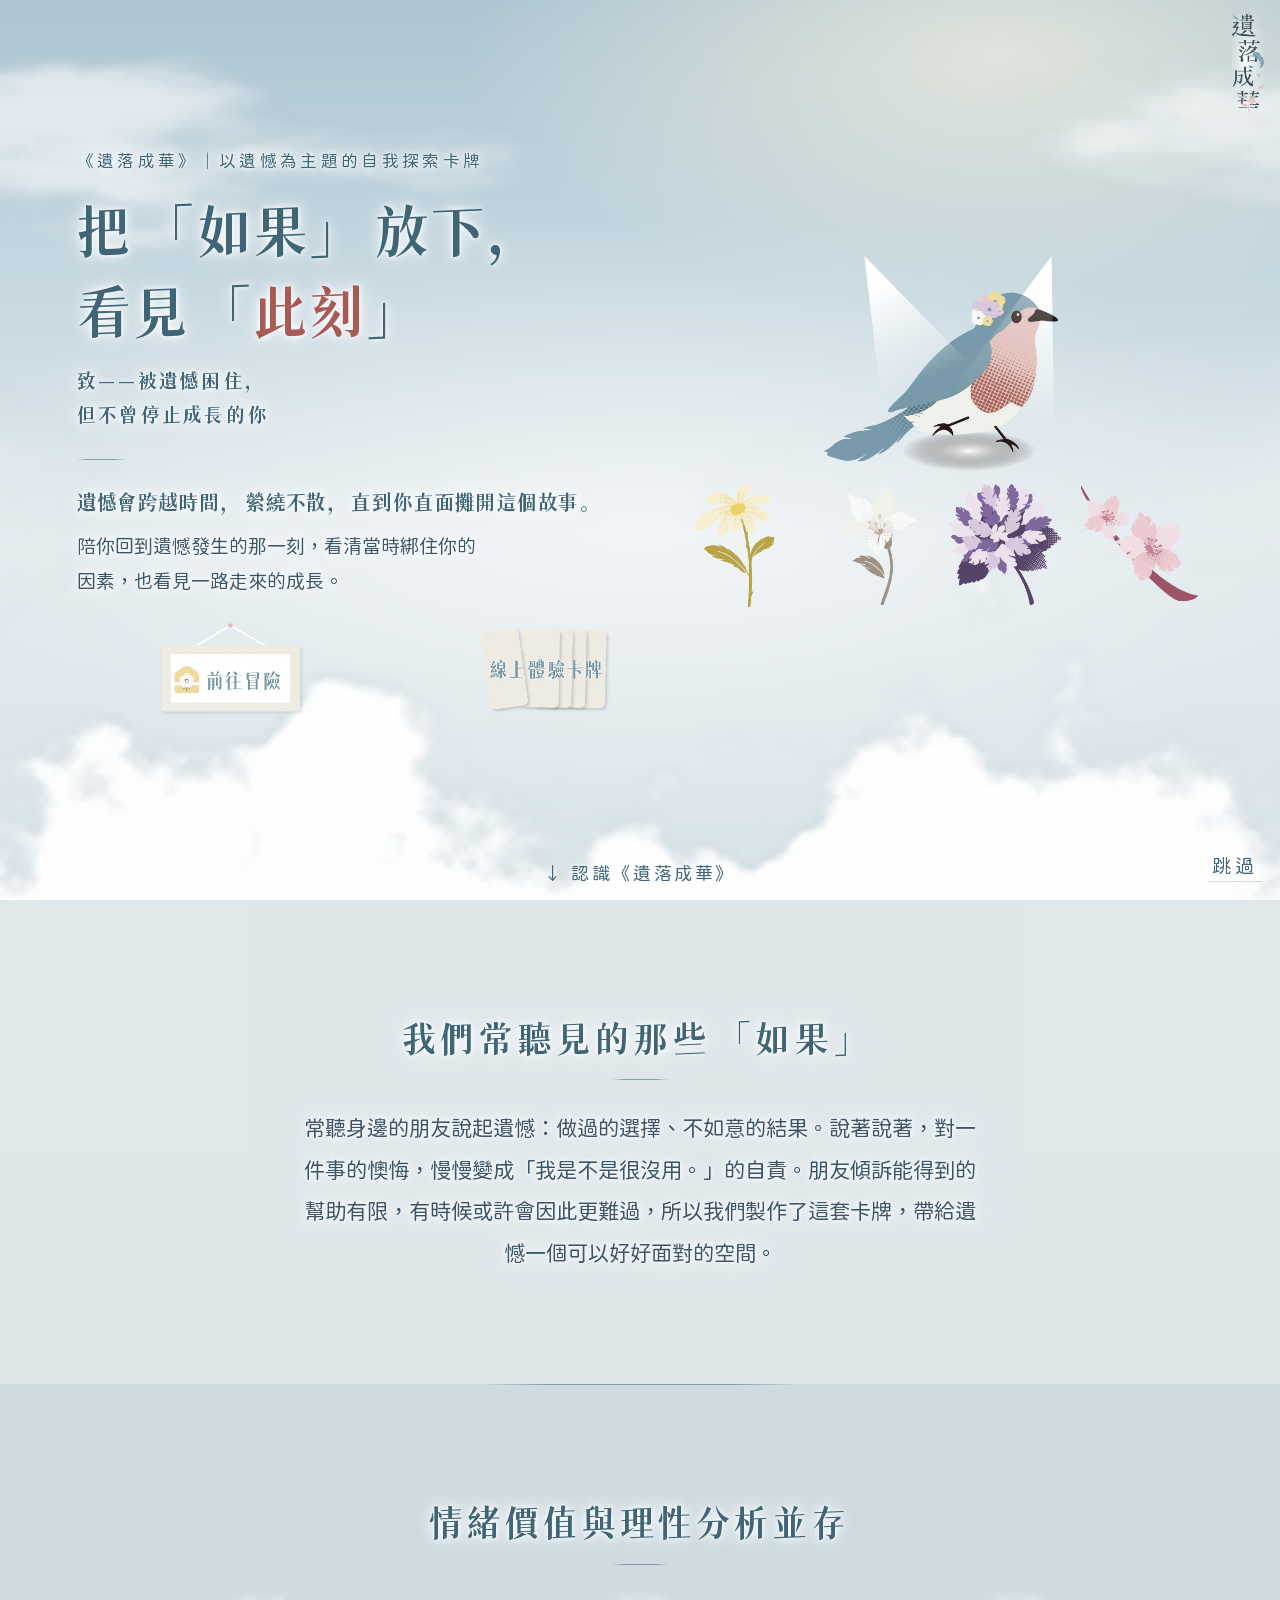
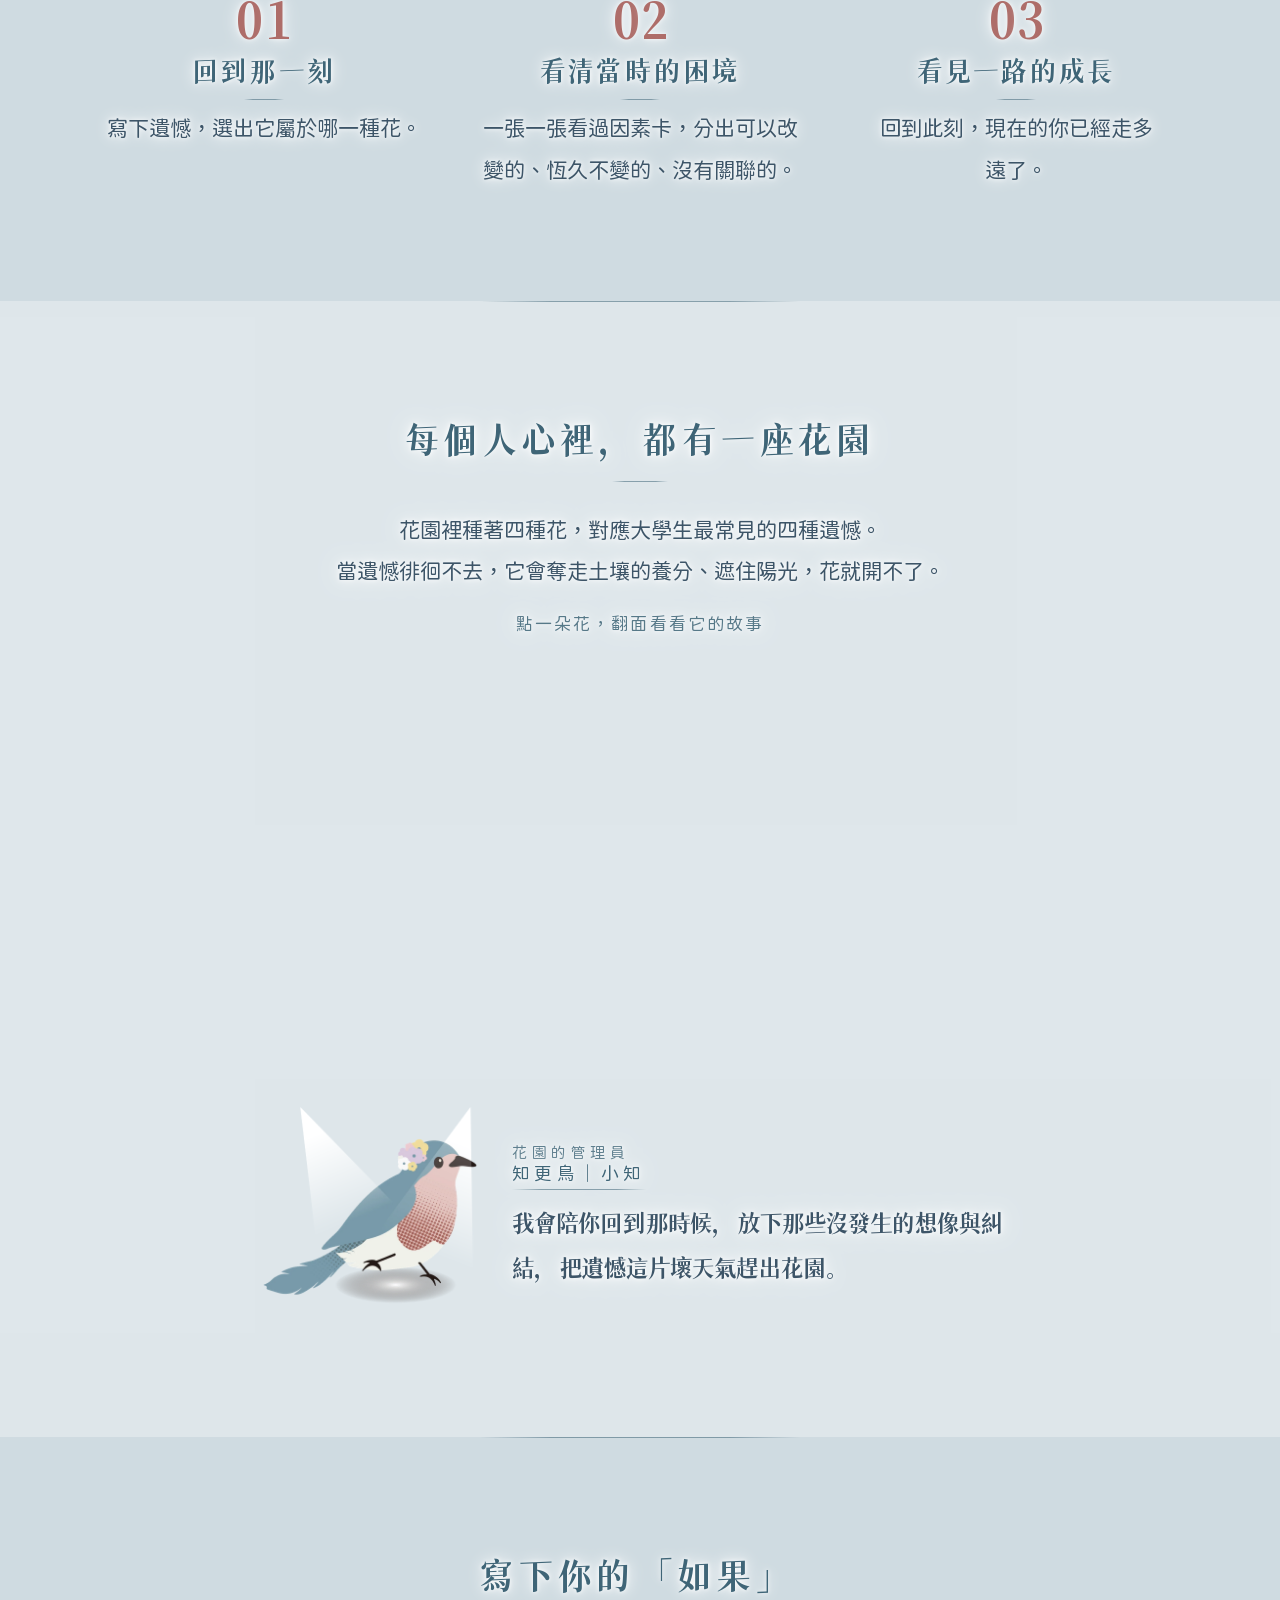
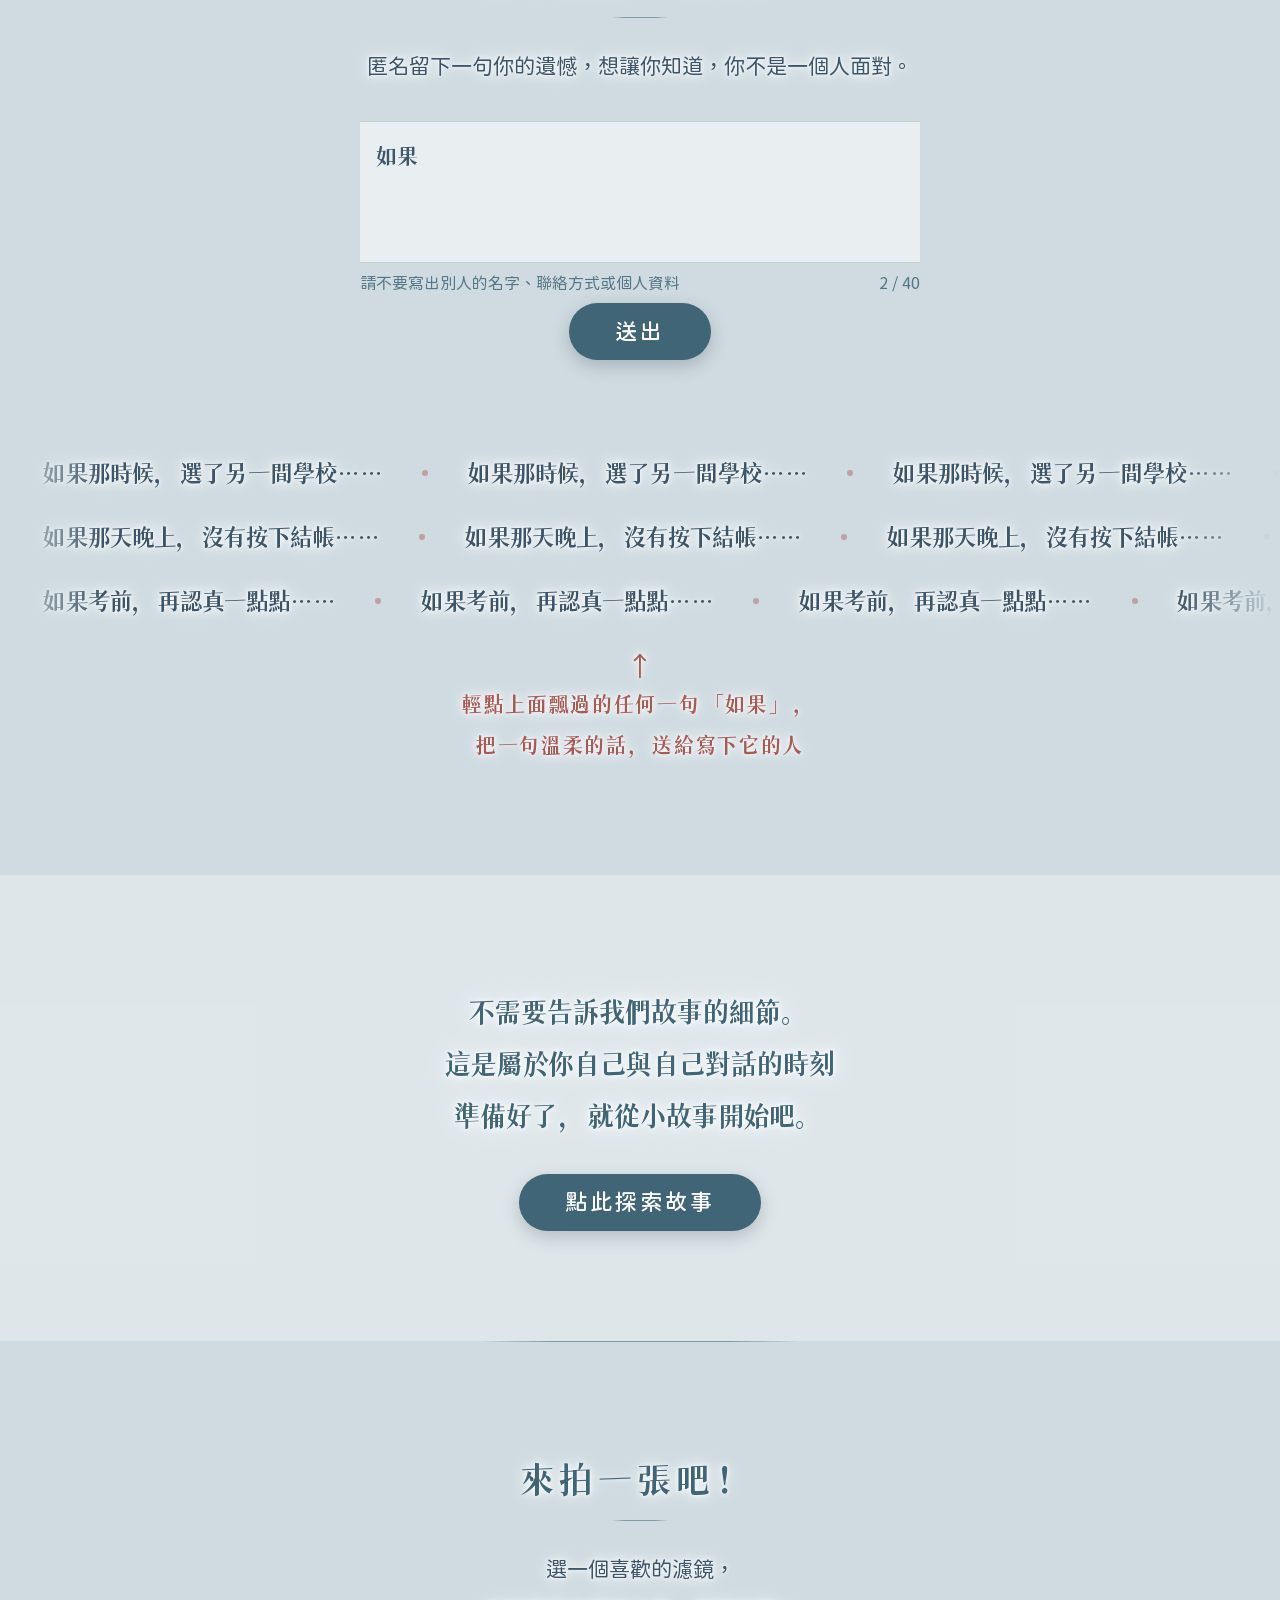
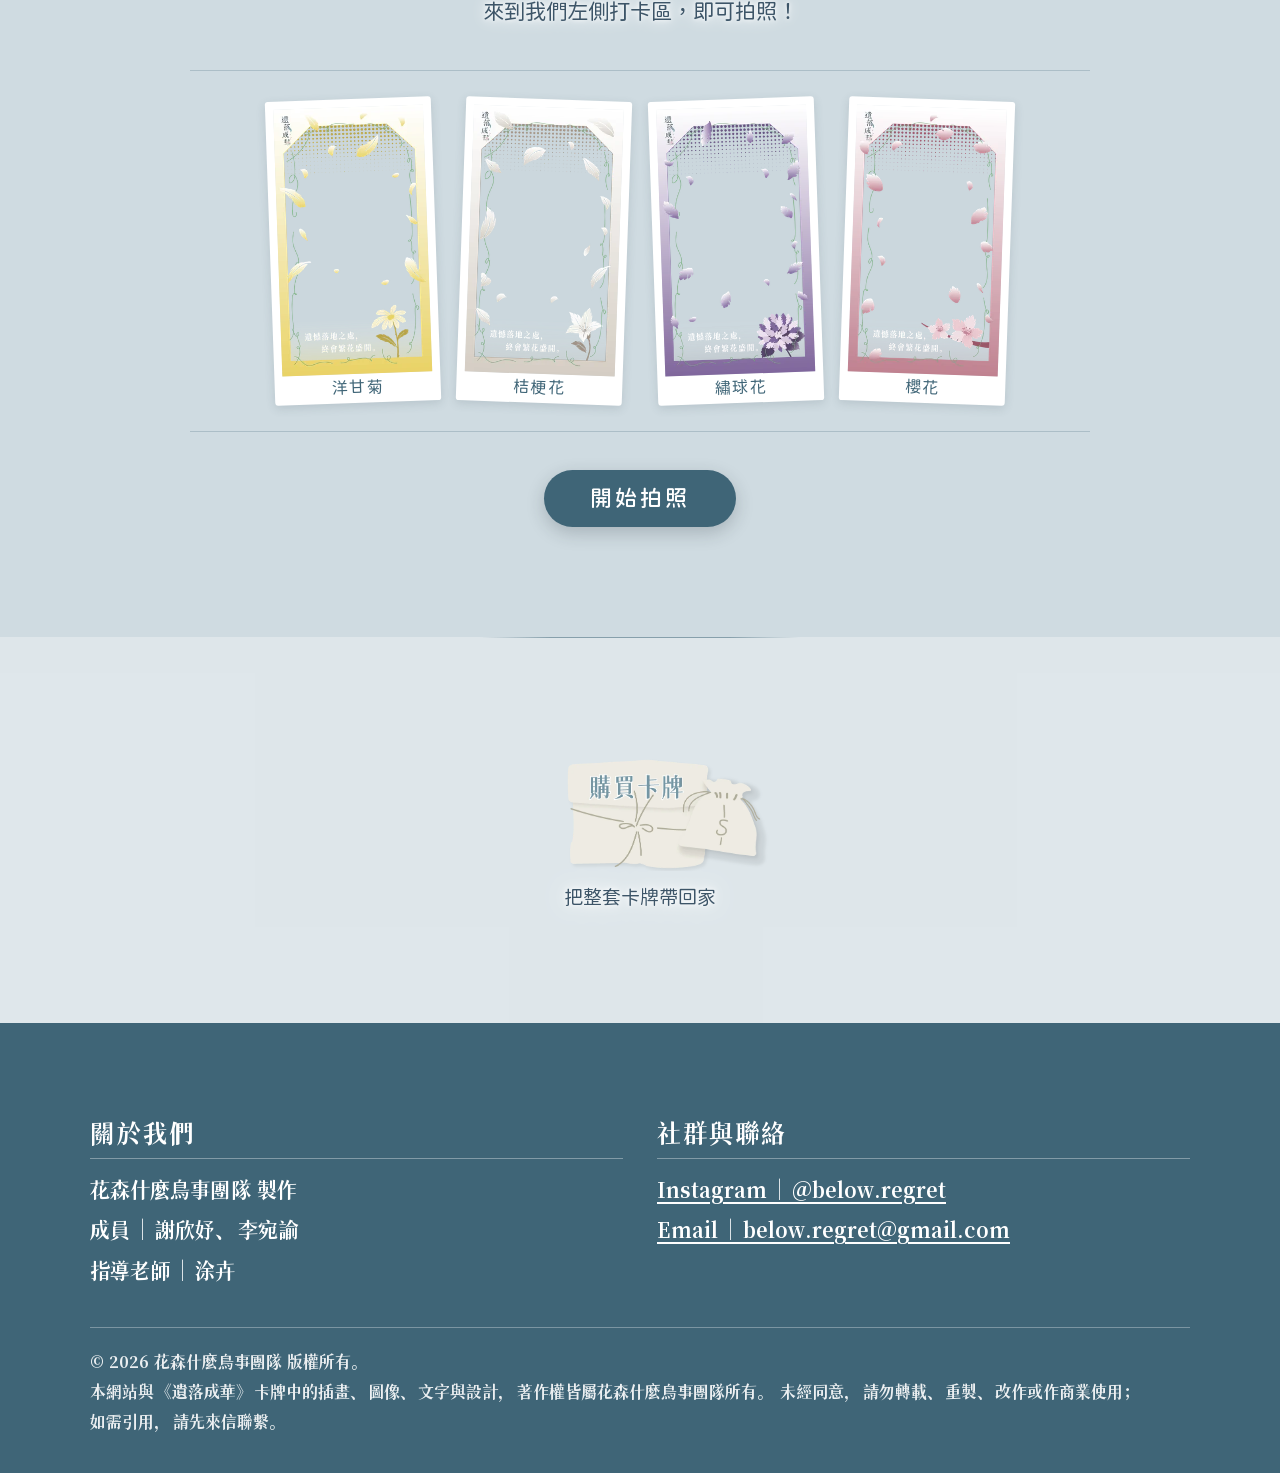
<file: index.html>
<!DOCTYPE html>
<html lang="zh-TW">
<head>
<meta charset="UTF-8">
<meta name="viewport" content="width=device-width, initial-scale=1, viewport-fit=cover">
<meta name="theme-color" content="#cfdbe1">
<title>遺落成華｜把「如果」，慢慢變成「原來」</title>
<meta name="description" content="《遺落成華》：以遺憾為主題的自我探索卡牌。陪你回到遺憾發生的那一刻，看清當時綁住你的因素，也看見一路走來的成長。">

<!--
  ═══════════════ 首頁 index.html（依「遺落成華_首頁改版規劃書」）═══════════════
  由上到下：開場動畫＋頁首（兩個圖片按鈕）→ 為什麼是遺憾 → 卡牌怎麼陪你 → 心靈花園 → 留言板 → 結尾邀請 → 打卡拍照 → 購買卡牌 → 關於我們
  左上「選單」：進入故事、線上體驗卡牌、留言板、打卡拍照、購買卡牌、聯絡資訊
  留言板：存在 Google 試算表「留言板」工作表（後台程式見「回饋後台_GoogleAppsScript.txt」），送出後馬上顯示；
         不想顯示的留言，把試算表裡那一列的「顯示」改成「否」

  用到的檔案
  site-bg.css                         全站共用背景（霧藍底＋上下波點）
  fonts/GenSenRounded-R/M.woff2       源泉圓體（內文、按鈕）
  fonts/FengYaSong.woff2              風雅宋（標題、「如果」句）
  images/logo-mark.png                左上角小 logo
  images/bud1~4-down.webp             垂頭花苞（開場）
  images/flower1~4.webp               開花（開場、心靈花園）
  images/keeper1.webp                 小知
  images/feather.webp                 霧散時飄過的羽毛
  images/btn-story/cards/shop.webp     頁首兩個按鈕、購買卡牌按鈕
  images/frames/thumb1~4.webp         打卡相框小圖

  開場動畫：每個分頁只播一次（sessionStorage），點畫面或「跳過」立刻到最後畫面；
           系統設定「減少動態」的人直接看到最後畫面。
-->

<script>
/* ═══════════════════════════════════════════════
   ✏️ 首頁所有文字都在這裡，只要改引號裡的字就好
   （<br> 是換行；「」等標點照常打）
   ═══════════════════════════════════════════════ */
const TEXT = {
  // 開場的「如果」：每次從這三句＋留言板的留言裡隨機挑 3 句
  ifs: [
    '如果那時候，選了另一間學校……',
    '如果那天晚上，沒有按下結帳……',
    '如果考前，再認真一點點……'
  ],
  // 標題（分兩行）：第二行的兩個字會先出現「如果」，再變成紅色的「此刻」
  titleA: '把「如果」放下，',
  titleMid: '看見「',
  titleFrom: '如果',
  titleTo: '此刻',
  titleB: '」',
  sub: '《遺落成華》｜以遺憾為主題的自我探索卡牌',
  // 卡牌副標題（獻詞），放在頁首副標下面；<br> 是換行
  dedi: '致——被遺憾困住，<br>但不曾停止成長的你',
  lead: '遺憾會跨越時間，縈繞不散，直到你直面攤開這個故事。',
  def: '陪你回到遺憾發生的那一刻，看清當時綁住你的因素，也看見一路走來的成長。',
  // 頁首的兩個圖片按鈕（label 是給讀螢幕軟體的名稱，畫面上不顯示）
  heroBtns: [
    { href: 'story.html', img: 'images/btn-story.webp', label: '進入故事' },
    { href: 'cards.html', img: 'images/btn-cards.webp', label: '線上體驗卡牌' }
  ],
  down: '↓ 認識《遺落成華》',
  skip: '跳過',

  // 左上「選單」
  menu: [
    { href: 'story.html', t: '進入故事' },
    { href: 'cards.html', t: '線上體驗卡牌' },
    { href: '#board',     t: '留言板' },
    { href: '#photo',     t: '打卡拍照' },
    { href: 'shop.html',  t: '購買卡牌' },
    { href: '#about',     t: '聯絡資訊' }
  ],
  // 選單分組：t 是小標，n 是這一組包含上面幾個項目（照順序）
  menuGroups: [ { t: '開始體驗', n: 2 }, { t: '更多', n: 4 } ],

  // 購買卡牌（頁尾資訊欄前面）
  shop: { href: 'shop.html', img: 'images/btn-shop.webp', name: '購買卡牌', note: '把整套卡牌帶回家' },

  // 為什麼是遺憾
  whyTitle: '我們常聽見的那些「如果」',
  why: '常聽身邊的朋友說起遺憾：做過的選擇、不如意的結果。說著說著，對一件事的懊悔，慢慢變成「我是不是很沒用。」的自責。朋友傾訴能得到的幫助有限，有時候或許會因此更難過，所以我們製作了這套卡牌，帶給遺憾一個可以好好面對的空間。',

  // 卡牌怎麼陪你
  howTitle: '情緒價值與理性分析並存',
  steps: [
    { t: '回到那一刻',     d: '寫下遺憾，選出它屬於哪一種花。' },
    { t: '看清當時的困境', d: '一張一張看過因素卡，分出可以改變的、恆久不變的、沒有關聯的。' },
    { t: '看見一路的成長', d: '回到此刻，現在的你已經走多遠了。' }
  ],

  // 心靈花園（調查人數確定後，可以把「大學生最常見的四種遺憾」改成「我們調查 N 位大學生後整理出的四種遺憾」）
  gardenTitle: '每個人心裡，都有一座花園',
  garden: '花園裡種著四種花，對應大學生最常見的四種遺憾。<br>當遺憾徘徊不去，它會奪走土壤的養分、遮住陽光，花就開不了。',
  flipHint: '點一朵花，翻面看看它的故事',
  flowers: [
    { img: 'images/flower1.webp', name: '洋甘菊', theme: '友情',     one: '和朋友之間的交集',
      text: '有些遺憾，是不知如何好好說話的爭執，或用錯了力道的討好；我們在倔強與沉默裡漸行漸遠，把想珍惜的夥伴，過成了再也回不去的曾經。' },
    { img: 'images/flower2.webp', name: '桔梗花', theme: '愛情',     one: '對一個人的真心',
      text: '有些遺憾，是錯把執念當成深愛，或太用力把愛變成了束縛；在不懂愛的歲月裡互相消磨，等到終於學會廣闊的溫柔，那個最想牽的手，早已走散在時光裡。' },
    { img: 'images/flower3.webp', name: '繡球花', theme: '未來規劃', one: '那時對未來工作和課業的規劃',
      text: '有些遺憾，是因害怕犯錯而不敢啟程，或是順應了所有人的期待卻唯獨忘記了自己；在不斷的妥協與猶豫裡，發現最痛的，是悄悄的弄丟了心中念想的遠方。' },
    { img: 'images/flower4.webp', name: '櫻花',   theme: '財務管理', one: '對金錢的取捨',
      text: '有些遺憾，是想過得更好卻踩進了盲目的泥淖，或是衝動購物來粉飾焦慮；我們用錯了經營生活的方式，直到自由被現實套牢，才懂得代價有多沉重。' }
  ],
  keeperTag: '知更鳥｜小知',
  keeperRole: '花園的管理員',                        // 寫在「知更鳥｜小知」上面的小字
  keeper: '我會陪你回到那時候，放下那些沒發生的想像與糾結，把遺憾這片壞天氣趕出花園。',

  // 結尾邀請
  invite: '不需要告訴我們故事的細節。<br>這是屬於你自己與自己對話的時刻<br>準備好了，就從小故事開始吧。',
  inviteBtn: '點此探索故事',

  // 留言板（送出後馬上出現在下面的跑馬燈，也會隨機出現在首頁開場）
  boardTitle: '寫下你的「如果」',
  board: '匿名留下一句你的遺憾，想讓你知道，你不是一個人面對。',
  boardStart: '如果',                                   // 輸入框一開始的字
  boardPlace: '如果那時候……',
  boardNote: '請不要寫出別人的名字、聯絡方式或個人資料',
  boardBtn: '送出',
  boardOk: '收到了，謝謝你願意寫下來。',
  boardShort: '再多寫幾個字吧～',
  boardBad: '這句話好像有網址或電話號碼，請拿掉再送出。',
  boardWait: '剛剛已經送出囉，過一分鐘再寫下一句吧。',
  boardFail: '網路好像不太穩，請再試一次。',
  boardMax: 40,                                         // 最多幾個字
  // 回應別人的「如果」：點跑馬燈上的一句，跳出小卡，選一句溫柔的回應送給他（可以改字、增減句子）
  mqHint: '輕點上面飄過的任何一句「如果」，<br>把一句溫柔的話，送給寫下它的人',   // 跑馬燈下方的引導（<br> 是換行）
  replies: ['我也有過', '抱抱那時候的你', '你已經走很遠了'],
  replyHint: '點一句你想說的，把祝福送給他',
  replyDone: '送出了，謝謝你的溫柔',
  replyFail: '網路好像不太穩，請再試一次',

  // 打卡拍照（沿用原本的文字）
  photoTitle: '來拍一張吧！',
  photoText: '選一個喜歡的濾鏡，<br>來到我們左側打卡區，即可拍照！',
  photoBtn: '開始拍照',
  frames: ['洋甘菊', '桔梗花', '繡球花', '櫻花']
};
</script>

<style>
  html,*{touch-action:manipulation}   /* 快速連點不會放大；雙指縮放仍可使用 */


  :root{
    --main:#3f6577;      /* 深藍：標題、主要按鈕 */
    --text:#3d5568;      /* 藍：內文 */
    --accent:#a85a54;    /* 紅：只用在「原來」等重點字 */
    --line:rgba(63,101,119,.24);
    --glow:0 0 4px #fff,0 0 12px rgba(255,255,255,.95),0 0 22px rgba(255,255,255,.7);
    --hair:linear-gradient(90deg,transparent,rgba(63,101,119,.55) 22%,rgba(63,101,119,.55) 78%,transparent);
    --sans:"Rounded","PingFang TC","Noto Sans TC","Microsoft JhengHei",sans-serif;
    --serif:"FYSong","Noto Serif TC","PingFang TC","Microsoft JhengHei",serif;
  }
  *,*::before,*::after{box-sizing:border-box}
  html{max-width:100%;overflow-x:clip;scroll-behavior:smooth}
  body{margin:0;font-family:var(--sans);color:var(--text);background:#cfdbe1;-webkit-tap-highlight-color:transparent;overflow-x:hidden}
  img{max-width:100%}
  a{color:inherit}
  .missing{visibility:hidden}            /* 圖片讀不到時不顯示破圖 */

  /* ───────── 共用：主要按鈕（深藍膠囊）與次要連結 ───────── */
  .btn-main{display:inline-flex;align-items:baseline;justify-content:center;gap:.5em;padding:.78em 2.1em;border-radius:999px;
    background:var(--main);color:#fff;text-decoration:none;font-weight:500;letter-spacing:.14em;
    font-size:clamp(18px,.5vw + 16px,22px);box-shadow:0 6px 18px rgba(31,43,49,.22);transition:transform .18s,filter .18s}
  .btn-main small{font-weight:400;font-size:.74em;letter-spacing:.06em;opacity:.85}
  .btn-main:hover{filter:brightness(1.1);transform:translateY(-2px)}
  .btn-main:active{transform:scale(.98)}
  .btn-main:focus-visible,.entry a:focus-visible,.flip:focus-visible,.down:focus-visible{outline:3px solid var(--main);outline-offset:4px}

  /* 區塊：風雅宋標題＋細線分區（不用卡片框） */
  .sec{width:100%;padding:clamp(56px,9vw,110px) max(22px,6vw);text-align:center;position:relative}
  .sec + .sec::before{content:"";position:absolute;top:0;left:50%;width:min(320px,60%);height:1px;background:var(--hair)}
  .sec h2{margin:0 0 clamp(18px,2.4vw,28px);font-family:var(--serif);font-weight:400;color:var(--main);
    font-size:clamp(25px,1.3vw + 19px,38px);letter-spacing:.14em;line-height:1.5;text-shadow:var(--glow);text-wrap:balance}
  .sec h2::after{content:"";display:block;width:56px;height:1px;margin:16px auto 0;background:var(--hair)}
  .sec p{margin:0 auto;max-width:32em;font-size:clamp(18px,.45vw + 15.5px,22px);line-height:1.95;text-shadow:var(--glow);
    text-wrap:pretty;line-break:strict;overflow-wrap:anywhere}
  .band-soft{background:rgba(255,255,255,.32)}   /* 滿版淡色帶 */

  /* 滑入淡入（只改透明度與位移，版面不會跳） */
  .reveal{opacity:0;transform:translateY(18px);transition:opacity .9s ease,transform .9s ease,filter .9s ease}
  .reveal:not(.in){filter:blur(5px)}             /* 從朦朧慢慢變清楚 */
  .reveal.in{opacity:1;transform:none}
  /* 細線：滑到該區塊時，從中間往兩邊慢慢畫出來 */
  .sec + .sec::before{transform:translateX(-50%) scaleX(0);transition:transform 1.6s cubic-bezier(.2,.7,.2,1)}
  .sec + .sec.seen::before{transform:translateX(-50%) scaleX(1)}
  .sec h2::after,.steps h3::after,.keeper-say .tag::after{transform:scaleX(0);transition:transform 1.2s cubic-bezier(.2,.7,.2,1) .35s}
  .sec.seen h2::after,.sec.seen .steps h3::after,.sec.seen .keeper-say .tag::after{transform:scaleX(1)}
  .sec.seen .steps li:nth-child(2) h3::after{transition-delay:.55s} .sec.seen .steps li:nth-child(3) h3::after{transition-delay:.75s}
  .steps .reveal:nth-child(2),.entries .reveal:nth-child(2),.flips .reveal:nth-child(2){transition-delay:.12s}
  .steps .reveal:nth-child(3),.entries .reveal:nth-child(3),.flips .reveal:nth-child(3){transition-delay:.24s}
  .flips .reveal:nth-child(4){transition-delay:.36s}

  /* ═══════════════ 1–2. 開場動畫＋頁首 ═══════════════ */
  .hero{position:relative;min-height:100svh;display:flex;flex-direction:column;align-items:center;overflow:hidden;
    padding:max(18px,env(safe-area-inset-top)) max(20px,env(safe-area-inset-right)) max(12px,env(safe-area-inset-bottom)) max(20px,env(safe-area-inset-left))}
  .mark{position:absolute;z-index:4;top:max(14px,env(safe-area-inset-top));right:max(16px,env(safe-area-inset-right));
    height:clamp(58px,11svh,124px);width:auto;opacity:.9}
  .hero-text{position:relative;z-index:3;flex:1;display:flex;flex-direction:column;align-items:center;justify-content:center;
    text-align:center;gap:0;max-width:34em;padding-top:clamp(56px,8svh,90px)}
  /* 頁首文字層級：小標 → 大標題 → 獻詞 ／ 細線 ／ 導言 → 說明 → 按鈕 */
  .title{margin:0;font-family:var(--serif);font-weight:400;color:var(--main);line-height:1.45;letter-spacing:.06em;
    font-size:clamp(28px,3.4vw + 14px,56px);text-shadow:var(--glow);text-wrap:balance}
  .title .nw{white-space:nowrap}
  .swap{display:inline-grid}
  .swap > span{grid-area:1/1}
  .swap .from{opacity:0}
  .swap .to{color:var(--accent)}
  .sub{margin:0 0 clamp(8px,1.4svh,14px);line-height:1.7;font-size:clamp(13.5px,.4vw + 11.5px,17px);letter-spacing:.2em;color:var(--main);opacity:.85;text-shadow:var(--glow);text-wrap:balance}
  .dedi{margin:clamp(10px,1.6svh,16px) 0 0;font-family:var(--serif);font-size:clamp(16px,.5vw + 13px,20px);line-height:1.75;letter-spacing:.16em;color:var(--main);
    text-shadow:var(--glow)}
  .lead{margin:clamp(18px,3svh,30px) 0 0;padding-top:clamp(16px,2.6svh,26px);position:relative;font-family:var(--serif);font-size:clamp(17px,.6vw + 13px,22px);
    line-height:1.8;color:var(--main);letter-spacing:.06em;text-shadow:var(--glow);text-wrap:balance;line-break:strict}
  .sub .nw{white-space:nowrap}
  @media (max-width:599px){ .sub .bar{display:none} .sub .nw{display:block} }   /* 手機：在「｜」處分兩行，避開右上角的 logo */
  .lead::before{content:"";position:absolute;top:0;left:50%;width:48px;height:1px;margin-left:-24px;background:var(--hair)}
  .def{margin:clamp(6px,1svh,10px) 0 0;font-size:clamp(15.5px,.5vw + 12.5px,19px);line-height:1.85;opacity:.92;text-shadow:var(--glow);text-wrap:pretty;line-break:strict;max-width:22em}
  /* 頁首兩個圖片按鈕 */
  .hero-btns{display:flex;flex-direction:column;align-items:center;gap:clamp(4px,1svh,12px);margin-top:clamp(14px,2.4svh,26px)}
  .hero-btns a{display:block;width:min(70vw,30svh * 3.2,300px);border-radius:18px;transition:transform .18s,filter .18s}
  .hero-btns a:hover{transform:translateY(-3px);filter:drop-shadow(0 8px 10px rgba(61,83,93,.24))}
  .hero-btns a:active{transform:scale(.98)}
  .hero-btns a:focus-visible{outline:3px solid var(--main);outline-offset:4px}
  .hero-btns img{display:block;width:100%;height:auto}
  .hero-btns .fallback{display:none}
  .hero-btns a.is-empty img{display:none}
  .hero-btns a.is-empty .fallback{display:flex;aspect-ratio:16/5;align-items:center;justify-content:center;font-family:var(--serif);font-size:22px;
    color:var(--main);border-top:1px solid var(--line);border-bottom:1px solid var(--line)}
  /* 開場時先藏起選單 */
  body.intro .menu-ico{opacity:0;pointer-events:none}

  /* 花園：四朵花＋小知（手機：一排在底部，小知站在最右邊那朵花旁） */
  .garden{position:relative;z-index:1;width:min(100%,560px);display:grid;grid-template-columns:repeat(4,1fr) 1.15fr;align-items:end;gap:2px;
    margin-top:clamp(8px,2svh,20px)}
  .fl{position:relative;aspect-ratio:1}
  .fl img{position:absolute;inset:0;width:100%;height:100%;object-fit:contain;object-position:50% 100%}
  .fl .bud{opacity:0;filter:saturate(.35) brightness(.92)}
  .keeper{width:100%;height:auto;align-self:end}

  .down{position:relative;z-index:3;margin-top:clamp(6px,1.4svh,14px);color:var(--main);text-decoration:none;font-size:clamp(15px,.4vw + 13px,18px);
    letter-spacing:.14em;text-shadow:var(--glow);padding:6px 10px;animation:bob 2.2s ease-in-out infinite}
  @keyframes bob{0%,100%{transform:translateY(0)}50%{transform:translateY(5px)}}

  /* 開場時才出現的東西（播完就不顯示） */
  .ifs,.mist,.feather,#skip{display:none}

  /* 平板直放：字與花放大 */
  @media (orientation:portrait) and (min-width:600px){
    .title{font-size:clamp(44px,6.4vw,64px)}
    .sub{font-size:18px} .dedi{font-size:22px} .lead{font-size:24px} .def{font-size:21px;max-width:20em}
    .hero-btns a{width:min(46vw,360px)}
    .garden{width:min(100%,720px)}
    .down{font-size:20px}
    .sec p{font-size:23px} .entry p{font-size:21px} .entry{width:min(80vw,520px)}
    .board-form textarea{font-size:22px}
  }
  /* 電腦、平板橫放：左半文字、右半花與小知 */
  @media (orientation:landscape) and (min-width:900px){
    .hero{display:grid;grid-template-columns:1.05fr 1fr;grid-template-rows:1fr auto;align-items:center;column-gap:4vw;
      padding-left:max(6vw,env(safe-area-inset-left));padding-right:6vw}
    .hero-text{grid-column:1;grid-row:1;align-items:flex-start;text-align:left;padding-top:0}
    .lead::before{left:0;margin-left:0}
    .hero-btns{flex-direction:row;align-items:flex-start}
    .hero-btns a{width:min(24vw,360px)}
    .garden{grid-column:2;grid-row:1;width:100%;max-width:640px;justify-self:center;grid-template-columns:repeat(4,1fr);grid-template-areas:"k k k k" "a b c d";margin:0}
    .garden .keeper{grid-area:k;width:46%;justify-self:center;margin-bottom:-4%}
    .down{grid-column:1 / -1;grid-row:2;justify-self:center}
  }

  /* ───── 開場動畫（只在 .hero.play 時播放；跳過＝拿掉 play，直接是最後畫面） ───── */
  .hero.play .ifs{display:flex;position:absolute;inset:0;z-index:3;flex-direction:column;align-items:center;justify-content:center;gap:.35em;
    pointer-events:none;padding:0 4vw;font-family:var(--serif);color:var(--text);font-size:clamp(20px,2.2vw + 12px,40px);letter-spacing:.06em;text-shadow:var(--glow)}
  .hero.play .ifs p{margin:0;opacity:0;max-width:min(92vw,24em);text-align:center;text-wrap:balance;line-break:strict}
  .hero.play .ifs p:nth-child(1){animation:if1 4.8s linear both}
  .hero.play .ifs p:nth-child(2){animation:if2 4.8s linear both}
  .hero.play .ifs p:nth-child(3){animation:if3 4.8s linear both}
  /* 0.3–1.6 秒第一句、1.6–2.9 秒第二句、2.9–4.2 秒第三句，前面的句子往上飄、變淡；4.2–4.8 秒一起飄散 */
  @keyframes if1{0%,6%{opacity:0;translate:-5% 0}19%,33%{opacity:1;translate:-5% 0}46%,60%{opacity:.5;translate:-5% -1.5em}72%,87.5%{opacity:.32;translate:-5% -2.6em}100%{opacity:0;translate:-5% -5em}}
  @keyframes if2{0%,33%{opacity:0;translate:4% .4em}46%,60%{opacity:1;translate:4% 0}72%,87.5%{opacity:.5;translate:4% -1.3em}100%{opacity:0;translate:4% -4.6em}}
  @keyframes if3{0%,60%{opacity:0;translate:-2% .4em}72%,87.5%{opacity:1;translate:-2% 0}100%{opacity:0;translate:-2% -4.2em}}

  .hero.play .mist{display:block;position:absolute;inset:0;z-index:2;pointer-events:none;
    background:radial-gradient(ellipse 80% 70% at 50% 42%,rgba(255,255,255,.95),rgba(246,249,250,.86) 70%,rgba(236,242,245,.8));
    -webkit-mask-image:linear-gradient(#000 62%,rgba(0,0,0,.42));mask-image:linear-gradient(#000 62%,rgba(0,0,0,.42));
    animation:mist 6s ease both}
  @keyframes mist{0%,83%{opacity:1}100%{opacity:0}}

  .hero.play .hero-text > *{animation:fadeUp .7s ease 6s both}
  .hero.play .hero-text .title{animation:fadeUp .6s ease 4.8s both}
  .hero.play .hero-text .def{animation-delay:6.1s}
  .hero.play .hero-text .lead{animation-delay:6.05s}
  .hero.play .hero-text .hero-btns{animation-delay:6.2s}
  .hero.play .hero-text .dedi{animation-delay:6s}
  .hero.play .swap .from{animation:swapOut .5s ease 6.15s both}   /* 「如果」多停一秒再變成「此刻」 */
  .hero.play .swap .to{animation:swapIn .5s ease 6.15s both}
  @keyframes swapOut{from{opacity:1}to{opacity:0}}
  @keyframes swapIn{from{opacity:0}to{opacity:1}}
  @keyframes fadeUp{from{opacity:0;transform:translateY(10px)}to{opacity:1;transform:none}}

  /* 花苞依序抬頭、換成開花（間隔 0.15 秒） */
  .hero.play .fl .bud{animation:budOut .6s ease both}
  .hero.play .fl .bloom{animation:bloomIn .7s cubic-bezier(.2,.8,.3,1.15) both}
  .hero.play .fl:nth-child(1) .bud{animation-delay:5s}    .hero.play .fl:nth-child(1) .bloom{animation-delay:5.05s}
  .hero.play .fl:nth-child(2) .bud{animation-delay:5.15s} .hero.play .fl:nth-child(2) .bloom{animation-delay:5.2s}
  .hero.play .fl:nth-child(3) .bud{animation-delay:5.3s}  .hero.play .fl:nth-child(3) .bloom{animation-delay:5.35s}
  .hero.play .fl:nth-child(4) .bud{animation-delay:5.45s} .hero.play .fl:nth-child(4) .bloom{animation-delay:5.5s}
  @keyframes budOut{from{opacity:.6;transform:rotate(0)}to{opacity:0;transform:translateY(-6%) rotate(-6deg)}}
  @keyframes bloomIn{from{opacity:0;transform:translateY(12%) scale(.7)}to{opacity:1;transform:none}}
  .hero.play .keeper{animation:keeperIn .8s ease 5.2s both}
  @keyframes keeperIn{from{opacity:0;transform:translateX(30%)}to{opacity:1;transform:none}}
  .hero.play .mark{animation:fadeIn .6s ease 5.6s both}
  .hero.play .down{animation:fadeIn .6s ease 6.4s both}
  @keyframes fadeIn{from{opacity:0}to{opacity:1}}

  .hero.play .feather{display:block;position:absolute;z-index:2;top:24%;left:-10%;width:clamp(34px,5vw,64px);height:auto;opacity:0;
    pointer-events:none;filter:drop-shadow(0 0 6px #fff);animation:feather 2.2s ease-in-out 4.9s both}
  @keyframes feather{0%{opacity:0;transform:translate(0,0) rotate(-30deg)}15%{opacity:.9}50%{transform:translate(55vw,10vh) rotate(18deg)}
    85%{opacity:.8}100%{opacity:0;transform:translate(115vw,4vh) rotate(-12deg)}}

  .hero.play #skip{display:block;position:absolute;z-index:5;bottom:max(18px,env(safe-area-inset-bottom));right:max(18px,env(safe-area-inset-right));
    background:none;border:0;border-bottom:1px solid var(--line);padding:6px 4px;font:inherit;font-size:clamp(16px,.4vw + 14px,19px);
    letter-spacing:.2em;color:var(--main);text-shadow:var(--glow);cursor:pointer}

  /* ═══════════════ 購買卡牌（頁尾資訊欄前面） ═══════════════ */
  .entry{width:min(88vw,420px);display:flex;flex-direction:column;align-items:center;gap:10px;margin:0 auto}
  .entry a{display:block;width:100%;border-radius:22px;transition:transform .18s,filter .18s}
  .entry a:hover{transform:translateY(-4px);filter:drop-shadow(0 8px 10px rgba(61,83,93,.24))}
  .entry a:active{transform:scale(.98)}
  .entry img{display:block;width:100%;height:auto}
  .entry .fallback{display:none}
  .entry a.is-empty img{display:none}
  .entry a.is-empty .fallback{display:flex;aspect-ratio:16/5;align-items:center;justify-content:center;font-family:var(--serif);font-size:24px;
    color:var(--main);border-top:1px solid var(--line);border-bottom:1px solid var(--line)}
  .entry p{margin:0;font-size:clamp(16px,.4vw + 14px,19px);line-height:1.7;text-shadow:var(--glow);text-wrap:balance}
  @media (min-width:900px){ .entry{width:min(31vw,440px)} }

  /* ═══════════════ 留言板 ═══════════════ */
  .board-form{display:flex;flex-direction:column;align-items:center;gap:12px;max-width:560px;margin:clamp(22px,3vw,34px) auto 0}
  .board-form textarea{width:100%;min-height:5.2em;resize:none;padding:14px 16px;border:0;border-top:1px solid var(--line);border-bottom:1px solid var(--line);
    background:rgba(255,255,255,.55);font-family:var(--serif);font-size:clamp(18px,.5vw + 16px,22px);line-height:1.7;color:var(--text);border-radius:0}
  .board-form textarea:focus{outline:2px solid var(--main);outline-offset:2px}
  .board-form .meta{width:100%;display:flex;justify-content:space-between;gap:12px;font-size:clamp(14px,.3vw + 13px,16px);color:var(--main);opacity:.85;text-align:left}
  .board-form .hp{position:absolute;left:-9999px;width:1px;height:1px;opacity:0}
  .board-form .msg{min-height:1.6em;margin:0;font-size:clamp(15px,.3vw + 14px,18px);color:var(--accent);text-shadow:var(--glow)}
  .board-form .btn-main{border:0;cursor:pointer;font-family:inherit}
  .board-form .btn-main:disabled{opacity:.5;cursor:default}
  /* 跑馬燈上的每一句都可以點 */
  .marquee .mq-i{cursor:pointer;transition:color .2s}
  .marquee .mq-i:hover{color:var(--accent)}
  .marquee .mq-i:focus-visible{outline:2px solid var(--main);outline-offset:4px}
  .marquee.paused .row{animation-play-state:paused}
  /* 跑馬燈下方的引導：箭頭往上輕輕跳，提醒去點上面的句子 */
  .mq-hint{margin:clamp(18px,2.4vw,26px) auto 0!important;display:flex;flex-direction:column;align-items:center;gap:4px;text-align:center;
    font-family:var(--serif);font-size:clamp(17px,.5vw + 15px,21px)!important;line-height:1.7;letter-spacing:.08em;color:var(--accent)!important;text-shadow:var(--glow)}
  .mq-hand{font-family:var(--sans);font-size:1.3em;line-height:1;animation:mqHand 1.6s ease-in-out infinite}
  @keyframes mqHand{0%,100%{transform:translateY(0);opacity:.6}50%{transform:translateY(-7px);opacity:1}}
  /* 跑馬燈裡每隔幾秒，有一句會亮一下，吸引大家去點 */
  .marquee .mq-i.ping{animation:mqPing 1.8s ease}
  @keyframes mqPing{0%,100%{color:inherit;text-shadow:var(--glow)}35%,65%{color:var(--accent);text-shadow:0 0 12px rgba(255,255,255,1),0 0 22px rgba(255,236,220,.9)}}
  @media (prefers-reduced-motion:reduce){ .mq-hand,.marquee .mq-i.ping{animation:none} }
  /* 回應小卡：霧面淺色卡，上下細線，不用框 */
  .reply-ov{position:fixed;inset:0;z-index:80;display:grid;place-items:center;padding:20px;
    background:rgba(214,226,232,.5);-webkit-backdrop-filter:blur(8px);backdrop-filter:blur(8px);animation:rIn .35s ease}
  .reply-ov[hidden]{display:none}
  @keyframes rIn{from{opacity:0}}
  .reply-card{position:relative;width:min(92vw,460px);max-height:86svh;overflow:auto;text-align:center;
    padding:clamp(34px,5vw,48px) clamp(22px,4vw,40px) clamp(24px,3.6vw,34px);
    background:linear-gradient(180deg,rgba(255,255,255,.86),rgba(250,247,238,.8));
    border-top:1px solid var(--line);border-bottom:1px solid var(--line);box-shadow:0 18px 50px rgba(31,43,49,.18);animation:rUp .45s cubic-bezier(.2,.7,.2,1)}
  @keyframes rUp{from{opacity:0;transform:translateY(16px)}}
  .reply-x{position:absolute;top:6px;right:8px;width:44px;height:44px;border:0;background:none;font-size:26px;line-height:1;color:var(--main);cursor:pointer;opacity:.7}
  .reply-q{margin:0 auto;font-family:var(--serif);font-size:clamp(21px,.8vw + 17px,27px);line-height:1.75;color:var(--main);letter-spacing:.06em;text-shadow:var(--glow);text-wrap:balance}
  .reply-q::after{content:"";display:block;width:56px;height:1px;margin:18px auto 6px;background:var(--hair)}
  .reply-opts{display:flex;flex-direction:column;margin-top:4px}
  .reply-opts button{display:flex;align-items:baseline;gap:10px;width:100%;padding:14px 4px;border:0;border-bottom:1px solid var(--line);background:none;
    font-family:var(--serif);font-size:clamp(18px,.5vw + 16px,22px);color:var(--text);letter-spacing:.06em;cursor:pointer;text-align:left;transition:color .2s}
  .reply-opts button .dots{flex:1;border-bottom:1px dotted rgba(63,101,119,.45);transform:translateY(-.3em)}
  .reply-opts button .n{font-family:var(--sans);font-size:.82em;color:var(--main);min-width:1.5em;text-align:right}
  .reply-opts button:hover:not(:disabled),.reply-opts button.on{color:var(--accent)}
  .reply-opts button.on .n{color:var(--accent)}
  .reply-opts button:disabled{cursor:default}
  .reply-opts button:disabled:not(.on){opacity:.55}
  .reply-card:focus{outline:none} .reply-x:focus{outline:none} .reply-x:focus-visible{outline:2px solid var(--main);outline-offset:-6px}
  @media (min-width:600px){ .reply-card{width:min(84vw,560px)} .reply-q{font-size:clamp(26px,1vw + 20px,31px)} .reply-opts button{font-size:clamp(21px,.5vw + 18px,24px);padding:18px 4px} .reply-hint{font-size:18px} }
  .reply-hint{margin:16px 0 0;min-height:1.6em;font-size:clamp(15px,.3vw + 14px,17px);color:var(--main);letter-spacing:.12em}
  /* 跑馬燈：兩排往不同方向慢慢移動 */
  .marquee{margin:clamp(30px,4vw,48px) calc(-1 * max(22px,6vw)) 0;overflow:hidden;display:flex;flex-direction:column;gap:clamp(18px,2.4vw,26px);padding:6px 0;
    -webkit-mask-image:linear-gradient(90deg,transparent,#000 8%,#000 92%,transparent);mask-image:linear-gradient(90deg,transparent,#000 8%,#000 92%,transparent)}
  .marquee .row{display:flex;width:max-content;gap:0;animation:slide 60s linear infinite}
  .marquee .row.r2{animation-direction:reverse;animation-duration:72s}
  .marquee .row.r3{animation-duration:84s}
  .marquee:hover .row{animation-play-state:paused}
  .marquee span{white-space:nowrap;padding:0 1.8em;font-family:var(--serif);font-size:clamp(19px,.6vw + 16px,24px);line-height:1.6;color:var(--text);text-shadow:var(--glow);position:relative}
  .marquee span::after{content:"";position:absolute;right:-3px;top:50%;width:6px;height:6px;margin-top:-3px;border-radius:50%;background:var(--accent);opacity:.45}
  @keyframes slide{from{transform:translateX(0)}to{transform:translateX(-50%)}}

  /* ═══════════════ 5. 卡牌怎麼陪你 ═══════════════ */
  .steps{list-style:none;margin:0 auto;padding:0;display:grid;gap:clamp(26px,4vw,48px);max-width:1080px;counter-reset:s}
  .steps li{counter-increment:s;display:flex;flex-direction:column;align-items:center;gap:8px}
  .steps li::before{content:"0" counter(s);font-family:var(--serif);font-size:clamp(34px,2vw + 24px,52px);line-height:1;color:var(--accent);opacity:.85;text-shadow:var(--glow)}
  .steps h3{margin:0;font-family:var(--serif);font-weight:400;font-size:clamp(21px,.7vw + 18px,27px);color:var(--main);letter-spacing:.12em;text-shadow:var(--glow)}
  .steps h3::after{content:"";display:block;width:40px;height:1px;margin:10px auto 0;background:var(--hair)}
  .steps p{max-width:17em}
  @media (min-width:900px){ .steps{grid-template-columns:repeat(3,1fr)} }

  /* ═══════════════ 6. 心靈花園（四朵花可以翻面） ═══════════════ */
  .flips{display:grid;grid-template-columns:repeat(2,minmax(0,1fr));align-items:start;gap:clamp(12px,2.4vw,26px);max-width:1080px;margin:clamp(22px,3.4vw,40px) auto 0}
  @media (min-width:900px){ .flips{grid-template-columns:repeat(4,minmax(0,1fr))} }
  .sec .hint{margin-top:14px;font-size:clamp(15px,.3vw + 14px,17px);color:var(--main);letter-spacing:.12em;opacity:.85}
  .flip{position:relative;display:block;width:100%;aspect-ratio:3/4.4;padding:0;border:0;background:none;cursor:pointer;perspective:1000px;font:inherit;color:inherit;text-align:center}
  .flip .in{position:absolute;inset:0;transition:transform .7s cubic-bezier(.3,.7,.3,1);transform-style:preserve-3d}
  .flip[aria-pressed="true"] .in{transform:rotateY(180deg)}
  /* 翻完之後改成平面顯示，平板上背面的字才不會糊（3D 翻轉中的畫面會被瀏覽器降解析度） */
  /* 翻完之後：卡片往下長高，把整段內文都展開，用整個頁面滑動來看，不用在小框框裡滑（手機、平板都好滑） */
  .flip.flat{aspect-ratio:auto}
  .flip.flat .in{position:relative;inset:auto;transition:none;transform:none}
  .flip.flat .face.front{display:none}
  .flip.flat .face.back{position:relative;inset:auto;transform:none;min-height:var(--h0,0px)}
  .flip.flat .face.back .tx{overflow:visible;flex:none;-webkit-mask-image:none;mask-image:none;padding-bottom:4px}
  .face{position:absolute;inset:0;display:flex;flex-direction:column;align-items:center;justify-content:center;gap:6px;padding:14px 12px;
    -webkit-backface-visibility:hidden;backface-visibility:hidden;border-top:1px solid var(--line);border-bottom:1px solid var(--line);
    background:linear-gradient(180deg,rgba(255,255,255,.42),rgba(255,255,255,.16))}
  .face.front img{width:82%;aspect-ratio:1;object-fit:contain}
  .face .nm{font-family:var(--serif);font-size:clamp(20px,.8vw + 16px,26px);color:var(--main);letter-spacing:.14em;text-shadow:var(--glow)}
  .face .th{font-size:clamp(14px,.3vw + 13px,17px);letter-spacing:.2em;color:var(--accent)}
  .face.back{transform:rotateY(180deg);justify-content:flex-start;padding:clamp(14px,1.8vw,22px) clamp(10px,1.4vw,16px);background:rgba(250,247,238,.88)}
  .face.back .th{font-family:var(--serif);font-size:clamp(19px,.6vw + 16px,24px)}
  .face.back .one{font-size:clamp(15.5px,.3vw + 14.5px,18.5px);color:var(--main);line-height:1.55;padding-bottom:8px;border-bottom:1px solid var(--line);width:100%}
  /* 背面內文：字放大，放不下時可以在卡片裡上下滑動（下緣漸淡提示還有字） */
  .face.back .tx{font-family:var(--serif);font-size:clamp(16px,.4vw + 14.5px,19px);line-height:1.8;color:var(--text);text-align:left;overflow-y:auto;
    -webkit-overflow-scrolling:touch;overscroll-behavior:contain;touch-action:pan-y;padding:2px 2px 18px;
    -webkit-mask-image:linear-gradient(#000 82%,transparent);mask-image:linear-gradient(#000 82%,transparent);
    text-wrap:pretty;line-break:strict;min-height:0;flex:1}
  .face.back .tx::-webkit-scrollbar{width:3px} .face.back .tx::-webkit-scrollbar-thumb{background:rgba(63,101,119,.35);border-radius:3px}
  @media (max-width:599px){ .flip{aspect-ratio:3/5.2} .face.back{padding:12px 9px} }
  @media (orientation:portrait) and (min-width:600px){ .flip{aspect-ratio:3/4.9} .face.back .th{font-size:25px} .face.back .one{font-size:19.5px} .face.back .tx{font-size:21px} }

  .keeper-say{display:flex;flex-direction:column;align-items:center;gap:12px;max-width:760px;margin:clamp(36px,5vw,60px) auto 0}
  .keeper-say img{width:clamp(130px,22vw,220px);height:auto}
  .keeper-say .words{display:flex;flex-direction:column;gap:10px;align-items:center}
  .keeper-say .tag{font-size:clamp(15px,.3vw + 14px,18px);letter-spacing:.24em;color:var(--main);text-shadow:var(--glow);padding-bottom:8px;position:relative}
  .keeper-say .role{font-size:clamp(13px,.25vw + 12px,15px);letter-spacing:.3em;color:var(--main);opacity:.8;text-shadow:var(--glow);margin-bottom:-6px}
  .keeper-say .tag::after{content:"";position:absolute;left:0;right:0;bottom:0;height:1px;background:var(--hair)}
  .keeper-say blockquote{margin:0;font-family:var(--serif);font-size:clamp(19px,.6vw + 16px,24px);line-height:1.9;color:var(--text);text-shadow:var(--glow);max-width:22em;text-wrap:pretty}
  @media (min-width:900px){ .keeper-say{flex-direction:row;text-align:left;gap:32px} .keeper-say .words{align-items:flex-start} }

  /* ═══════════════ 7. 結尾邀請 ═══════════════ */
  .invite p{font-family:var(--serif);font-size:clamp(21px,.8vw + 17px,28px);color:var(--main);line-height:1.9;margin-bottom:clamp(22px,3vw,34px)}

  /* ═══════════════ 8. 打卡拍照（內容與功能保留） ═══════════════ */
  .photo .frames{display:flex;justify-content:center;gap:clamp(8px,2vw,26px);margin:clamp(24px,3vw,40px) auto;padding:clamp(18px,2.4vw,28px) 0;
    border-top:1px solid var(--line);border-bottom:1px solid var(--line);max-width:900px}
  .photo .frames a{display:block;padding:clamp(5px,.8vw,8px) clamp(5px,.8vw,8px) 0;background:#fff;border-radius:3px;text-decoration:none;
    box-shadow:0 3px 10px rgba(61,83,93,.16);transition:transform .18s}
  .photo .frames a:nth-child(odd){transform:rotate(-2deg)}
  .photo .frames a:nth-child(even){transform:rotate(2deg)}
  .photo .frames a:hover{transform:translateY(-4px) rotate(0)}
  .photo .frames a:active{transform:scale(.97)}
  .photo .frames img{display:block;width:clamp(58px,15vw,150px);height:auto;aspect-ratio:9/16;object-fit:cover;background:#cbd7dd}
  .photo .frames span{display:block;padding:.35em 0 .45em;font-size:clamp(13px,.4vw + 11px,17px);color:var(--main);letter-spacing:.08em}

  /* ═══════════════ 9. 關於我們（內容保留） ═══════════════ */
  .foot{background:var(--main);color:#fff;text-align:left;padding:clamp(44px,7vw,90px) max(22px,6vw) max(36px,env(safe-area-inset-bottom));font-family:var(--serif)}
  .foot .cols{display:grid;gap:34px;max-width:1100px;margin:0 auto}
  .foot h3{margin:0 0 10px;font-weight:normal;font-size:clamp(22px,.6vw + 18px,28px);letter-spacing:.08em;padding-bottom:8px;border-bottom:1px solid rgba(255,255,255,.35)}
  .foot p{margin:0;font-size:clamp(18px,.5vw + 15px,22px);line-height:1.9}
  .foot a{color:#fff;text-underline-offset:4px}
  .foot .copy{max-width:1100px;margin:36px auto 0;padding-top:18px;border-top:1px solid rgba(255,255,255,.35);font-size:clamp(15px,.3vw + 13px,18px);
    line-height:1.8;opacity:.9;word-break:keep-all;overflow-wrap:anywhere;text-wrap:pretty}
  @media (min-width:760px){ .foot .cols{grid-template-columns:1fr 1fr} }

  /* 減少動態：沒有動畫 */
  @media (prefers-reduced-motion:reduce){
    html{scroll-behavior:auto}
    .down{animation:none}
    .reveal{opacity:1;transform:none;transition:none} .reveal:not(.in){filter:none}
    .sec + .sec::before{transform:translateX(-50%)} .sec h2::after,.steps h3::after,.keeper-say .tag::after{transform:none;transition:none}
    .flip .in{transition:none}
    .btn-main,.entry a,.photo .frames a,.hero-btns a{transition:none}
    .marquee .row{animation:none;flex-wrap:wrap;width:auto;justify-content:center;row-gap:10px}
    .marquee .row.r2,.marquee .row.r3{display:none}
    .reply-ov,.reply-card{animation:none}
  }
</style>
<link rel="stylesheet" href="site-bg.css?v=1119c">
</head>

<body data-fx-petals="back">
  <div class="site-bg" aria-hidden="true"></div>

  <!-- 左上「選單」：和其他頁面同一張圖 -->
  <button class="menu-ico" type="button" aria-label="選單" aria-expanded="false"><span class="mi" aria-hidden="true"></span><span class="ml">選單</span></button>
  <nav class="site-menu" id="siteMenu"></nav>

  <!-- ═════ 1–2. 開場動畫＋頁首 ═════ -->
  <header class="hero" id="hero">
    <img class="mark" src="images/logo-mark.png" alt="遺落成華" width="117" height="360">

    <div class="ifs" aria-hidden="true"><p data-t="ifs.0"></p><p data-t="ifs.1"></p><p data-t="ifs.2"></p></div>
    <div class="mist" aria-hidden="true"></div>
    <img class="feather" src="images/feather.webp" alt="" width="237" height="520" aria-hidden="true">
    <button id="skip" type="button" data-t="skip"></button>

    <div class="hero-text">
      <p class="sub" data-t="sub"></p>
      <h1 class="title"><span class="nw" data-t="titleA"></span><br><span class="nw"><span data-t="titleMid"></span><span class="swap"><span class="from" data-t="titleFrom"></span><span class="to" data-t="titleTo"></span></span><span data-t="titleB"></span></span></h1>
      <p class="dedi" data-t="dedi"></p>
      <p class="lead" data-t="lead"></p>
      <p class="def" data-t="def"></p>
      <div class="hero-btns" id="heroBtns"></div>
    </div>

    <div class="garden" aria-hidden="true">
      <div class="fl"><img class="bud" src="images/bud1-down.webp" alt="" width="357" height="520"><img class="bloom" src="images/flower1.webp" alt="" width="1000" height="1000"></div>
      <div class="fl"><img class="bud" src="images/bud2-down.webp" alt="" width="357" height="520"><img class="bloom" src="images/flower2.webp" alt="" width="1000" height="1000"></div>
      <div class="fl"><img class="bud" src="images/bud3-down.webp" alt="" width="357" height="520"><img class="bloom" src="images/flower3.webp" alt="" width="1000" height="1000"></div>
      <div class="fl"><img class="bud" src="images/bud4-down.webp" alt="" width="520" height="268"><img class="bloom" src="images/flower4.webp" alt="" width="1000" height="1000"></div>
      <img class="keeper" src="images/keeper1.webp" alt="" width="899" height="900">
    </div>

    <a class="down" href="#entries" data-t="down"></a>
  </header>

  <main>
    <!-- ═════ 為什麼是遺憾 ═════ -->
    <section class="sec band-soft" id="entries">
      <h2 class="reveal" data-t="whyTitle"></h2>
      <p class="reveal" data-t="why"></p>
    </section>

    <!-- ═════ 卡牌怎麼陪你 ═════ -->
    <section class="sec">
      <h2 class="reveal" data-t="howTitle"></h2>
      <ol class="steps" id="stepList"></ol>
    </section>

    <!-- ═════ 心靈花園 ═════ -->
    <section class="sec band-soft" id="garden">
      <h2 class="reveal" data-t="gardenTitle"></h2>
      <p class="reveal" data-t="garden"></p>
      <p class="reveal hint" data-t="flipHint"></p>
      <div class="flips" id="flipList"></div>
      <div class="keeper-say reveal">
        <img src="images/keeper1.webp" alt="" width="899" height="900" loading="lazy">
        <div class="words">
          <span class="role" data-t="keeperRole"></span>
          <span class="tag" data-t="keeperTag"></span>
          <blockquote data-t="keeper"></blockquote>
        </div>
      </div>
    </section>

    <!-- ═════ 留言板 ═════ -->
    <section class="sec" id="board">
      <h2 class="reveal" data-t="boardTitle"></h2>
      <p class="reveal" data-t="board"></p>
      <form class="board-form reveal" id="boardForm" autocomplete="off">
        <label class="hp" aria-hidden="true">請勿填寫<input type="text" name="hp" tabindex="-1"></label>
        <textarea id="boardText" rows="3" aria-label="寫下你的如果"></textarea>
        <div class="meta"><span data-t="boardNote"></span><span id="boardCount"></span></div>
        <button class="btn-main" type="submit" data-t="boardBtn"></button>
        <p class="msg" id="boardMsg" role="status"></p>
      </form>
      <div class="marquee" id="marquee" aria-label="大家寫下的如果"><div class="row" id="mq1"></div><div class="row r2" id="mq2"></div><div class="row r3" id="mq3"></div></div>
      <p class="mq-hint"><span class="mq-hand" aria-hidden="true">↑</span><span data-t="mqHint"></span></p>
    </section>

    <!-- 回應小卡：點跑馬燈上的一句時出現 -->
    <div class="reply-ov" id="replyOv" hidden>
      <div class="reply-card" tabindex="-1" role="dialog" aria-modal="true" aria-labelledby="replyQ">
        <button class="reply-x" type="button" aria-label="關閉">×</button>
        <p class="reply-q" id="replyQ"></p>
        <div class="reply-opts" id="replyOpts"></div>
        <p class="reply-hint" id="replyHint" role="status"></p>
      </div>
    </div>

    <!-- ═════ 結尾邀請 ═════ -->
    <section class="sec band-soft invite">
      <p class="reveal" data-t="invite"></p>
      <a class="btn-main reveal" href="story.html" data-t="inviteBtn"></a>
    </section>

    <!-- ═════ 打卡拍照（保留） ═════ -->
    <section class="sec photo" id="photo">
      <h2 data-t="photoTitle"></h2>
      <p data-t="photoText"></p>
      <div class="frames" id="frameList"></div>
      <a class="btn-main" href="photo.html" data-t="photoBtn"></a>
    </section>

    <!-- ═════ 購買卡牌 ═════ -->
    <section class="sec band-soft" id="buy" aria-label="購買卡牌">
      <div class="entry reveal" id="shopEntry"></div>
    </section>
  </main>

  <!-- ═════ 9. 關於我們（保留；文字可以直接改） ═════ -->
  <footer class="foot" id="about">
    <div class="cols">
      <div>
        <h3>關於我們</h3>
        <p>花森什麼鳥事團隊 製作</p>
        <p>成員｜謝欣妤、李宛諭</p>
        <p>指導老師｜涂卉</p>
      </div>
      <div>
        <h3>社群與聯絡</h3>
        <p><a href="https://www.instagram.com/below.regret/" target="_blank" rel="noopener">Instagram｜@below.regret</a></p>
        <p><a href="mailto:below.regret@gmail.com">Email｜below.regret@gmail.com</a></p>
      </div>
    </div>
    <p class="copy">© 2026 花森什麼鳥事團隊 版權所有。<br>
      本網站與《遺落成華》卡牌中的插畫、圖像、文字與設計，著作權皆屬花森什麼鳥事團隊所有。
      未經同意，請勿轉載、重製、改作或作商業使用；如需引用，請先來信聯繫。</p>
  </footer>

<script>
/* =========================================================
   以下為程式（文字請改上面的 ✏️ TEXT）
   ========================================================= */
const $ = s => document.querySelector(s);
const get = path => path.split('.').reduce((o, k) => o == null ? o : o[k], TEXT);
const hide = im => im.classList.add('missing');      // 圖片讀不到：留白，不破圖

/* 把 ✏️ 區的文字放進畫面 */
document.querySelectorAll('[data-t]').forEach(el => { const v = get(el.dataset.t); if (v != null) el.innerHTML = v; });
// 頁首小標：以「｜」分段，手機上分成兩行
document.querySelector('.hero .sub').innerHTML = TEXT.sub.split('｜').map(p => `<span class="nw">${p}</span>`).join('<span class="bar">｜</span>');

/* 頁首兩個圖片按鈕 */
$('#heroBtns').innerHTML = TEXT.heroBtns.map(b => `
  <a href="${b.href}" aria-label="${b.label}">
    <img src="${b.img}" alt="" width="1200" height="375" onerror="this.parentElement.classList.add('is-empty')">
    <span class="fallback">${b.label}</span>
  </a>`).join('');

/* 購買卡牌 */
const sh = TEXT.shop;
$('#shopEntry').innerHTML = `
  <a href="${sh.href}" aria-label="${sh.name}">
    <img src="${sh.img}" alt="" width="1200" height="375" loading="lazy" onerror="this.parentElement.classList.add('is-empty')">
    <span class="fallback">${sh.name}</span>
  </a>
  <p>${sh.note}</p>`;

/* 左上選單 */
// 分組顯示：第一組一行一個，第二組排成兩欄
let mi = 0;
$('#siteMenu').innerHTML = TEXT.menuGroups.map((g, gi) => {
  const links = TEXT.menu.slice(mi, mi += g.n).map(m => `<a href="${m.href}">${m.t}</a>`).join('');
  return `<p class="mh">${g.t}</p>` + (gi ? `<div class="mgrid">${links}</div>` : links);
}).join('');

/* 三個步驟 */
$('#stepList').innerHTML = TEXT.steps.map(s => `<li class="reveal"><h3>${s.t}</h3><p>${s.d}</p></li>`).join('');

/* 四朵花：點一下翻面，再點一次翻回來（鍵盤也可以用） */
$('#flipList').innerHTML = TEXT.flowers.map(f => `
  <div class="flip reveal" role="button" tabindex="0" aria-pressed="false" aria-label="${f.name}｜${f.theme}，點一下看主題介紹">
    <span class="in">
      <span class="face front">
        <img src="${f.img}" alt="" width="1000" height="1000" loading="lazy">
        <span class="nm">${f.name}</span><span class="th">${f.theme}</span>
      </span>
      <span class="face back">
        <span class="th">${f.name}｜${f.theme}</span>
        <span class="one">${f.one}</span>
        <span class="tx">${f.text}</span>
      </span>
    </span>
  </div>`).join('');   /* 用 div 而不是 button：平板（iPad）在 button 裡的文字沒辦法上下滑動 */
document.querySelectorAll('.flip').forEach(b => {
  const inner = b.querySelector('.in');
  const open = () => { b.style.setProperty('--h0', b.offsetHeight + 'px'); b.classList.add('flat'); };   // 展開內文，至少和原本一樣高
  b.addEventListener('click', () => {
    const on = b.getAttribute('aria-pressed') !== 'true';
    if (!on && b.classList.contains('flat')){       // 先無動畫地回到 3D 背面，再翻回正面
      inner.style.transition = 'none'; b.classList.remove('flat'); void inner.offsetWidth; inner.style.transition = '';
    }
    b.setAttribute('aria-pressed', on);
    if (on && matchMedia('(prefers-reduced-motion: reduce)').matches) open();
  });
  b.addEventListener('keydown', e => { if (e.key === 'Enter' || e.key === ' '){ e.preventDefault(); b.click(); } });
  inner.addEventListener('transitionend', e => {
    if (e.target === inner && e.propertyName === 'transform' && b.getAttribute('aria-pressed') === 'true') open();
  });
});

/* 打卡相框 */
$('#frameList').innerHTML = TEXT.frames.map((n, i) => `
  <a href="photo.html?f=${i + 1}" aria-label="用${n}相框拍照"><img src="images/frames/thumb${i + 1}.webp" alt="" width="270" height="480" loading="lazy"
     onerror="if(this.src.indexOf('thumb')>-1)this.src='images/frames/frame${i + 1}.webp';else this.classList.add('missing')"><span>${n}</span></a>`).join('');

/* 其他圖片讀不到時留白 */
document.querySelectorAll('.hero img, .flip img, .keeper-say img').forEach(im => {
  im.addEventListener('error', () => hide(im));
  if (im.complete && im.naturalWidth === 0 && im.src) hide(im);
});

/* 往下的區塊：滑到時淡入 */
const reduce = matchMedia('(prefers-reduced-motion: reduce)').matches;
const items = document.querySelectorAll('.reveal');
const secs = document.querySelectorAll('.sec');
if (reduce || !('IntersectionObserver' in window)) { items.forEach(el => el.classList.add('in')); secs.forEach(el => el.classList.add('seen')); }
else {
  const io2 = new IntersectionObserver(es => es.forEach(e => { if (e.isIntersecting){ e.target.classList.add('seen'); io2.unobserve(e.target); } }),
                                       { rootMargin: '0px 0px -12% 0px', threshold: 0 });
  secs.forEach(el => io2.observe(el));
  const io = new IntersectionObserver(es => es.forEach(e => { if (e.isIntersecting){ e.target.classList.add('in'); io.unobserve(e.target); } }),
                                      { rootMargin: '0px 0px -8% 0px', threshold: .12 });
  items.forEach(el => io.observe(el));
}


/* ---------- 留言板（存在 Google 試算表「留言板」工作表；送出後馬上顯示） ---------- */
const BOARD_URL = 'https://script.google.com/macros/s/AKfycby0IrQq5lZt7b8Wv2QHy5VXmNtBHDzhBPWE1OdNWUV9PsJRWaI9b_J_NycdWC3zqk2d_w/exec';
const clean = t => String(t || '').replace(/\s+/g, ' ').trim();
const esc = t => clean(t).replace(/[&<>"']/g, c => ({ '&':'&amp;', '<':'&lt;', '>':'&gt;', '"':'&quot;', "'":'&#39;' }[c]));
const badText = t => /(https?:|www\.|\.com|09\d{2}[-\s]?\d{3}[-\s]?\d{3})/i.test(t);
let boardList = [];
try { boardList = JSON.parse(localStorage.getItem('boardCache') || '[]').filter(x => typeof x === 'string'); } catch (e) {}

function drawMarquee(){
  const list = boardList.length ? boardList : TEXT.ifs;
  // 分成三排；留言太少時各排換個順序重複使用
  const parts = [[], [], []]; list.forEach((t, i) => parts[i % 3].push(t));
  const a = parts[0], b = parts[1].length ? parts[1] : list.slice().reverse(), c = parts[2].length ? parts[2] : list.slice(1).concat(list.slice(0, 1));
  // 每一句都可以點（回應）；後半段是為了無縫循環複製的，讀螢幕軟體略過
  const row = arr => { let r = arr.slice(); while (r.length < 6) r = r.concat(arr);
    return r.map(t => `<span class="mq-i" role="button" tabindex="0">${esc(t)}</span>`).join('') + r.map(t => `<span class="mq-i" aria-hidden="true">${esc(t)}</span>`).join(''); };
  $('#mq1').innerHTML = row(a); $('#mq2').innerHTML = row(b); $('#mq3').innerHTML = row(c);
}
drawMarquee();
// 每隔幾秒讓畫面上的一句亮一下（只在留言板出現在畫面時）
(() => {
  if (matchMedia('(prefers-reduced-motion: reduce)').matches || !('IntersectionObserver' in window)) return;
  const mq = $('#marquee'); let seen = false;
  new IntersectionObserver(es => { seen = es[0].isIntersecting; }).observe(mq);
  setInterval(() => {
    if (!seen || mq.classList.contains('paused')) return;
    const box = mq.getBoundingClientRect();
    const vis = [...mq.querySelectorAll('.mq-i')].filter(s => { const r = s.getBoundingClientRect(); return r.left > box.left + 20 && r.right < box.right - 20; });
    const s = vis[Math.random() * vis.length | 0]; if (!s) return;
    s.classList.remove('ping'); void s.offsetWidth; s.classList.add('ping');
  }, 3200);
})();

// 讀最新的留言（最多等 1.2 秒，開場不會因此變慢）
let boardCounts = {};                 // 每一句收到的回應次數：{ 留言: { 回應: 次數 } }
const boardReady = new Promise(done => {
  const tm = setTimeout(done, 1200);  // 開場最多等 1.2 秒；之後讀到的回應次數照樣會更新
  fetch(BOARD_URL + '?action=board')
    .then(r => r.json())
    .then(j => {
      const items = (j && j.items || []).map(clean).filter(t => t && t.length <= 60 && !badText(t));
      if (j && j.counts && typeof j.counts === 'object') boardCounts = j.counts;
      if (items.length){ boardList = items; try { localStorage.setItem('boardCache', JSON.stringify(items.slice(0, 60))); } catch (e) {} drawMarquee(); }
    })
    .catch(() => {})
    .finally(() => { clearTimeout(tm); done(); });
});

(() => {
  const f = $('#boardForm'), ta = $('#boardText'), cnt = $('#boardCount'), msg = $('#boardMsg'), btn = f.querySelector('button');
  const max = TEXT.boardMax;
  ta.value = TEXT.boardStart; ta.placeholder = TEXT.boardPlace; ta.maxLength = max;
  const upd = () => { cnt.textContent = `${[...ta.value].length} / ${max}`; };
  ta.addEventListener('input', upd); upd();
  f.addEventListener('submit', async e => {
    e.preventDefault();
    const t = clean(ta.value);
    if (f.hp.value) return;
    if ([...t].length < 5 || t === clean(TEXT.boardStart)){ msg.textContent = TEXT.boardShort; return; }
    if (badText(t)){ msg.textContent = TEXT.boardBad; return; }
    let last = 0; try { last = +localStorage.getItem('boardLast') || 0; } catch (e2) {}
    if (Date.now() - last < 60000){ msg.textContent = TEXT.boardWait; return; }
    btn.disabled = true; msg.textContent = '';
    try {
      const ctrl = new AbortController(), tm = setTimeout(() => ctrl.abort(), 8000);
      await fetch(BOARD_URL, { method:'POST', mode:'no-cors', signal: ctrl.signal,
        headers:{ 'Content-Type':'text/plain;charset=utf-8' }, body: JSON.stringify({ type:'board', text: t, hp: f.hp.value }) });
      clearTimeout(tm);
      try { localStorage.setItem('boardLast', Date.now()); } catch (e2) {}
      boardList = [t].concat(boardList.filter(x => x !== t));          // 馬上出現在跑馬燈
      try { localStorage.setItem('boardCache', JSON.stringify(boardList.slice(0, 60))); } catch (e2) {}
      drawMarquee();
      ta.value = TEXT.boardStart; upd(); msg.textContent = TEXT.boardOk;
    } catch (err) { msg.textContent = TEXT.boardFail; }
    btn.disabled = false;
  });
})();

/* ---------- 回應別人的「如果」 ---------- */
(() => {
  const mq = $('#marquee'), ov = $('#replyOv'), q = $('#replyQ'), opts = $('#replyOpts'), hint = $('#replyHint');
  let mine = {}; try { mine = JSON.parse(localStorage.getItem('replyMine') || '{}') || {}; } catch (e) {}
  let cur = '', lastFocus = null;
  const count = (t, r) => ((boardCounts[t] || {})[r] || 0);
  function draw(){
    const chosen = mine[cur];
    opts.innerHTML = TEXT.replies.map(r => `<button type="button" data-r="${esc(r)}"${chosen ? ' disabled' : ''} class="${chosen === r ? 'on' : ''}">`
      + `<span>${esc(r)}</span><span class="dots"></span><span class="n">${count(cur, r) || ''}</span></button>`).join('');
    hint.textContent = chosen ? TEXT.replyDone : TEXT.replyHint;
  }
  function open(t){
    cur = clean(t); if (!cur) return;
    lastFocus = document.activeElement; q.textContent = cur; draw();
    ov.hidden = false; mq.classList.add('paused'); ov.querySelector('.reply-card').focus({ preventScroll: true });
  }
  function close(){ ov.hidden = true; mq.classList.remove('paused'); lastFocus && lastFocus.focus && lastFocus.focus({ preventScroll: true }); }
  mq.addEventListener('click', e => { const s = e.target.closest('.mq-i'); if (s) open(s.textContent); });
  mq.addEventListener('keydown', e => { const s = e.target.closest('.mq-i'); if (s && (e.key === 'Enter' || e.key === ' ')){ e.preventDefault(); open(s.textContent); } });
  ov.addEventListener('click', e => { if (e.target === ov || e.target.closest('.reply-x')) close(); });
  document.addEventListener('keydown', e => { if (e.key === 'Escape' && !ov.hidden) close(); });
  opts.addEventListener('click', async e => {
    const b = e.target.closest('button'); if (!b || b.disabled || mine[cur]) return;
    const r = b.dataset.r, t = cur;
    mine[t] = r; (boardCounts[t] = boardCounts[t] || {})[r] = count(t, r) + 1;
    try { localStorage.setItem('replyMine', JSON.stringify(mine)); } catch (e2) {}
    draw();
    try {
      const ctrl = new AbortController(), tm = setTimeout(() => ctrl.abort(), 8000);
      await fetch(BOARD_URL, { method:'POST', mode:'no-cors', signal: ctrl.signal,
        headers:{ 'Content-Type':'text/plain;charset=utf-8' }, body: JSON.stringify({ type:'reply', text: t, reply: r }) });
      clearTimeout(tm);
    } catch (err) {                       // 沒送出去：還原，讓他可以再按一次
      delete mine[t]; boardCounts[t][r]--;
      try { localStorage.setItem('replyMine', JSON.stringify(mine)); } catch (e2) {}
      if (cur === t){ draw(); hint.textContent = TEXT.replyFail; }
    }
  });
})();

/* ---------- 開場動畫：每個分頁只播一次 ---------- */
(() => {
  const hero = $('#hero');
  let played = false;
  try { played = sessionStorage.getItem('introPlayed') === '1'; } catch (e) {}
  if (played || reduce) return;                 // 看過了、或「減少動態」：直接是最後畫面
  try { sessionStorage.setItem('introPlayed', '1'); } catch (e) {}
  document.body.classList.add('intro');

  // 開場的三句「如果」：從預設的三句＋留言板隨機挑
  const pickIfs = () => {
    const pool = [...new Set(TEXT.ifs.concat(boardList.map(clean)))];
    for (let i = pool.length - 1; i > 0; i--){ const j = Math.floor(Math.random() * (i + 1)); [pool[i], pool[j]] = [pool[j], pool[i]]; }
    hero.querySelectorAll('.ifs p').forEach((p, i) => { p.textContent = pool[i % pool.length]; });
  };
  pickIfs();

  let end = 0;
  const finish = () => { clearTimeout(end); hero.classList.remove('play'); hero.style.visibility = ''; document.body.classList.remove('intro'); };
  // 先把開場的圖讀好，避免開花時閃一下（最多等 1.2 秒）
  const imgs = [...hero.querySelectorAll('.fl img, .keeper, .feather')];
  const ready = Promise.all(imgs.map(im => im.complete ? 0 : new Promise(r => im.addEventListener('load', r) || im.addEventListener('error', r))));
  hero.classList.add('play'); hero.style.visibility = 'hidden';
  Promise.race([Promise.all([ready, boardReady]), new Promise(r => setTimeout(r, 1200))]).then(() => {
    if (!hero.classList.contains('play')) return;
    pickIfs();                                  // 讀到新留言的話，重新挑一次
    hero.style.visibility = '';
    document.getAnimations && document.getAnimations().forEach(a => { if (hero.contains(a.effect && a.effect.target)) a.currentTime = 0; });
    end = setTimeout(finish, 7100);             // 播完回到一般狀態（畫面和最後一格一樣，不會跳）
  });
  $('#skip').addEventListener('click', e => { e.stopPropagation(); finish(); });
  hero.addEventListener('click', e => { if (hero.classList.contains('play')){ e.preventDefault(); e.stopPropagation(); finish(); } }, true);
})();
</script>
<script src="site-fx.js?v=1119b"></script>
</body>
</html>
</file>
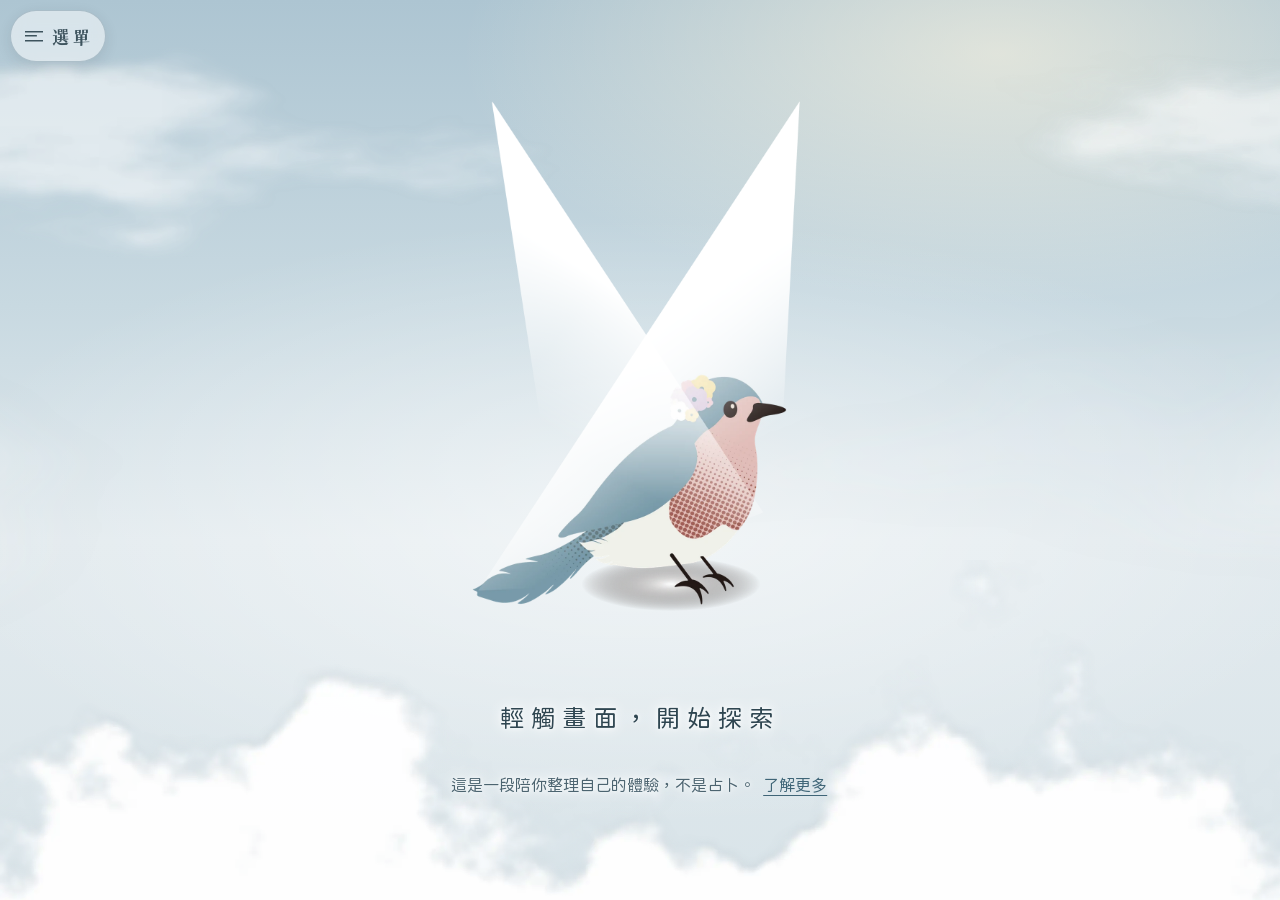
<file: cards.html>
<!DOCTYPE html>
<html lang="zh-Hant">
<head>
<meta charset="UTF-8">
<meta name="viewport" content="width=device-width, initial-scale=1, viewport-fit=cover">
<title>遺落成華｜線上體驗卡牌</title>
<style>
/* ===================================================
   可調整的樣式（只改數字即可）
   =================================================== */
:root{

  /* 計分畫面：能力便條紙在卡牌上的位置、大小、角度 */
  --note-x: 50%;      /* 左右（50% = 置中） */
  --note-y: -4%;      /* 上下（負數 = 超出卡片上緣一點） */
  --note-w: 78%;      /* 寬度（相對卡片寬度） */
  --note-rotate: -4deg;

  /* 主題色 */
  --c-F:#b4a149;  /* 友情 */
  --c-L:#a09285;  /* 愛情 */
  --c-P:#80679e;  /* 未來規劃 */
  --c-M:#c78696;  /* 財務管理 */
  --c-O:#607479;  /* 共同因素／其他 */

  /* 配色 */
  --blue:#789baa;
  --pink:#e1beb9;
  --frame:#f8f5ee;                 /* 黃色底框線＝購買頁底色 */
  --hair:rgba(63,101,119,.22);     /* 細線（與購買頁相同） */
  --cream:#f7eed0;
  --rose:#f1e0e4;
  --lilac:#ede2ef;
  --ink:#5a4a42;
  --branch:#8b6a4e;
}

/* =================================================== */
.dialog .text,#talkPanel .pk p,.level,#s-result,.box p,.rv .tip,#toast{text-wrap:pretty;line-break:strict}
.result,.level,#talkPanel .pk p{font-family:"FYSong","Noto Serif TC","PingFang TC","Microsoft JhengHei",serif}
*{box-sizing:border-box;margin:0;padding:0;-webkit-tap-highlight-color:transparent}
html,*{touch-action:manipulation}   /* 快速連點不會放大；雙指縮放仍可使用 */
html,body{height:100%;max-width:100%;overflow:hidden;overscroll-behavior:none}
body{
  font-family:"Rounded","PingFang TC","Microsoft JhengHei",sans-serif;
  color:var(--ink);
  background:#cfdbe1;                      /* 背景：全站共用（site-bg.css） */
  user-select:none;-webkit-user-select:none;
}
button{font-family:inherit;color:inherit;border:none;background:none;cursor:pointer}
img{-webkit-user-drag:none;user-select:none}

#app{position:fixed;inset:0;height:100dvh}

/* ---------- 畫面切換 ---------- */
.screen{position:absolute;inset:0;display:none;flex-direction:column;align-items:center;
  padding:calc(70px + env(safe-area-inset-top)) 16px calc(20px + env(safe-area-inset-bottom))}
.screen.show{display:flex;animation:fadeIn .6s ease}
@keyframes fadeIn{from{opacity:0}to{opacity:1}}

/* ---------- 左上選單、右上音樂 ---------- */
.corner{position:fixed;top:calc(10px + env(safe-area-inset-top));z-index:50;
  width:clamp(44px,7vmin,60px);aspect-ratio:1;padding:0;border-radius:50%;border:2.5px solid #789baa;
  background:rgba(247,238,208,.95);overflow:hidden;
  font-size:22px;display:none;align-items:center;justify-content:center}
.corner.show{display:flex}
/* 選單：細線分隔的清單（與故事線相同） */
#cmenu{display:none}   /* 選單按鈕與清單的樣式在 site-bg.css（全站共用） */
#cmenu.open{display:flex}
#musicBtn{right:14px}
#musicBtn.off{opacity:.45;text-decoration:line-through}

/* ---------- 共用按鈕 ---------- */
.btn{padding:12px 26px;border-radius:999px;font-size:clamp(19px,5vw,24px);
  background:var(--blue);color:#fff;box-shadow:0 3px 0 rgba(90,74,66,.18);transition:transform .15s,opacity .2s}
.btn:active{transform:translateY(2px)}
.btn.light{background:var(--cream);color:var(--ink)}
.btn.pink{background:var(--pink);color:var(--ink)}
.btn:disabled{opacity:.4;pointer-events:none}
.row{display:flex;gap:12px;flex-wrap:wrap;justify-content:center}

/* ---------- 知更鳥 ---------- */
@keyframes float{0%,100%{transform:translateY(0)}50%{transform:translateY(-12px)}}

/* ---------- 開場 ---------- */
#s-load{justify-content:center;gap:28px;padding-top:20px}
.cover{position:relative;max-width:86vw;animation:float 3.6s ease-in-out infinite}
.cover img{display:block;height:100%;width:auto;max-width:100%;object-fit:contain}
.cover img.c2{position:absolute;inset:0;margin:auto;opacity:0;animation:glow 2.8s ease-in-out infinite}
@keyframes glow{0%,100%{opacity:0}50%{opacity:1}}
.cover.noimg{aspect-ratio:5/8;background:rgba(120,155,170,.25);border-radius:24px}
.cover.noimg img{display:none}
#cover{height:min(64dvh,680px)}
#coverTalk{height:min(40dvh,440px);flex:0 1 auto;min-height:110px}
#loadText{font-size:clamp(19px,4.8vw,24px);
  background:rgba(247,238,208,.85);padding:8px 22px;border-radius:999px}
#loadText.ready{animation:breathe 2.2s ease-in-out infinite}
/* 開始之前：一行小字＋了解更多 */
#notice{margin:0;max-width:min(92vw,520px);text-align:center;font-size:clamp(13.5px,3.4vw,16px);line-height:1.7;color:#4c6470;text-shadow:var(--glowL);text-wrap:balance}
#noticeMore{margin-left:.4em;padding:6px 2px;border:0;background:none;font:inherit;color:#3f6577;text-decoration:underline;text-underline-offset:4px;cursor:pointer}
.notice-box{text-align:left}
.notice-box h3{margin:0 0 10px;text-align:center;font-family:"FYSong","Noto Serif TC",serif;font-weight:normal;font-size:clamp(21px,5vw,25px);letter-spacing:.12em;color:#3f6577}
.notice-box p{font-size:clamp(16px,4vw,19px);line-height:1.8;margin-bottom:12px}
.notice-box .sign{text-align:right;color:#4e7486;margin:4px 0 14px}
.notice-box .btn{display:block;margin:0 auto}
@keyframes breathe{0%,100%{opacity:1}50%{opacity:.45}}

/* ---------- 對話 ---------- */
#s-talk{justify-content:center;gap:18px}
/* 對話框：與故事線（A）相同的樣式與字級 */
.dialog{--em:clamp(22px,3.6vmin,38px);font-size:var(--em);
  width:min(92vw,19em);padding:12px 1em 10px;flex:none}
.dialog .text{font-size:1em;line-height:1.7;line-break:strict;min-height:1.7em}
.dialog .text ul{list-style:none;margin-top:4px}
.dialog .text li{margin:6px 0;font-size:.9em;line-height:1.45}
.dialog .text b{font-weight:normal}
.dialog .nav{display:flex;justify-content:space-between;margin-top:2px}
.dialog .nav button{font-size:clamp(16px,.6vw + 12px,20px);padding:4px 2px;opacity:.7;letter-spacing:.12em;transition:opacity .2s}
.dialog .nav button:hover{opacity:1}
#talkNext.end{padding:6px 20px;border-radius:999px;opacity:1}

/* 三種分類的說明區塊（顏色對應分類按鈕） */
#talkPanel{display:none;flex-direction:column;gap:12px;width:min(100%,620px);flex:0 1 auto;min-height:0;overflow-y:auto}
#s-talk.panel #talkPanel{display:flex}
#s-talk.panel #coverTalk{display:none}
#talkPanel .pk{animation:fadeIn .5s ease both}
#talkPanel .pk:nth-child(2){animation-delay:.25s}
#talkPanel .pk:nth-child(3){animation-delay:.5s}
/* 標題：獨立的色塊標籤，貼在說明框上方 */
#talkPanel .pk h3{display:inline-block;font-size:clamp(21px,5.4vw,26px);margin-left:12px}
/* 說明：淺色框、深色字 */
#talkPanel .pk p{font-size:clamp(18px,4.6vw,22px);line-height:1.6;border-radius:14px}
#talkPanel .pk.a h3{background:#a85a54}  #talkPanel .pk.a p{border-color:#a85a54}
#talkPanel .pk.b h3{background:#7a6694}  #talkPanel .pk.b p{border-color:#7a6694}
#talkPanel .pk.c h3{background:#4e7486}  #talkPanel .pk.c p{border-color:#4e7486}

/* ---------- 選主題 ---------- */
#s-theme{justify-content:center;gap:22px}
.title{font-size:clamp(20px,5.2vw,26px);text-align:center;line-height:1.5;
  background:rgba(247,238,208,.88);padding:10px 20px;border-radius:16px}
.themes{display:grid;grid-template-columns:1fr 1fr;gap:12px;width:min(100%,420px)}
.themes .btn{width:100%;text-shadow:0 1px 2px rgba(0,0,0,.25)}
.themes .btn[data-t="F"]{background:var(--c-F)}
.themes .btn[data-t="L"]{background:var(--c-L)}
.themes .btn[data-t="P"]{background:var(--c-P)}
.themes .btn[data-t="M"]{background:var(--c-M)}
.themes .btn[data-t="O"]{background:var(--c-O)}
.themes .btn:last-child{grid-column:1/-1}

/* ---------- 卡牌 ---------- */
.card{position:relative;aspect-ratio:804/1642;border-radius:8px;overflow:hidden;
  background:#fff;box-shadow:0 4px 14px rgba(90,74,66,.25);container-type:inline-size}
.card img{width:100%;height:100%;object-fit:cover;display:block}
.card .ph{display:none}
.card.noimg img{display:none}
.card.noimg .ph{display:flex;position:absolute;inset:0;align-items:center;justify-content:center;
  background:#ddd;color:#888;font-size:18cqw}

/* ---------- 旋轉盤 ---------- */
#s-sort{gap:12px}
.hint{font-size:clamp(17px,4.4vw,21px);background:rgba(247,238,208,.88);padding:6px 16px;border-radius:999px;text-align:center}
.stage{position:relative;flex:1;width:100%;display:flex;align-items:center;justify-content:center;min-height:0}
#ring{--cardH:min(50dvh,480px);--cardW:calc(var(--cardH)*804/1642);
  position:relative;width:100%;height:var(--cardH);perspective:1100px;transform-style:preserve-3d;touch-action:pan-y}
#ring .card{position:absolute;left:50%;top:0;width:var(--cardW);margin-left:calc(var(--cardW)/-2);
  transition:transform .45s ease,opacity .45s ease}
.arrow{position:absolute;top:50%;transform:translateY(-50%);z-index:30;width:42px;height:42px;border-radius:50%;
  background:rgba(247,238,208,.9);font-size:20px;box-shadow:0 2px 6px rgba(90,74,66,.2)}
#prevArrow{left:0}#nextArrow{right:0}
#sortDone{display:none;flex-direction:column;align-items:center;gap:16px}
#sortDone.show{display:flex}
#sortDoneBtn,#levelNext,#scoreOk{background:#4e7486;border:2px solid rgba(255,255,255,.85);box-shadow:0 4px 0 rgba(60,45,40,.28)}
.piles{display:grid;grid-template-columns:repeat(3,1fr);gap:8px;width:min(100%,560px)}
.pile{position:relative;padding:12px 4px;border-radius:14px;font-size:clamp(18px,4.8vw,22px);line-height:1.3;
  color:#fff;border:2px solid rgba(255,255,255,.85);box-shadow:0 4px 0 rgba(60,45,40,.28)}
.pile:active{transform:translateY(2px)}
/* 三堆按鈕的顏色 */
.pile.a{background:#a85a54}   /* 可以改變的：紅 */
.pile.b{background:#7a6694}   /* 恆久不變的：紫 */
.pile.c{background:#4e7486}   /* 沒有關聯的：藍 */
.pile .count{position:absolute;top:-8px;right:-4px;min-width:26px;height:26px;border-radius:13px;
  background:var(--cream);color:var(--ink);font-size:15px;line-height:26px;box-shadow:0 1px 4px rgba(0,0,0,.2)}
#sortGuide{font-size:clamp(17px,4.5vw,21px);color:var(--ink);text-align:center;
  background:rgba(247,238,208,.92);padding:6px 16px;border-radius:14px;animation:nudge 1.6s ease-in-out infinite}
@keyframes nudge{0%,100%{transform:translateY(0)}50%{transform:translateY(4px)}}

#reviewBtn{font-size:clamp(16px,4.2vw,19px);padding:8px 18px;border-radius:999px;background:var(--cream);
  color:var(--ink);border:2px dashed #a85a54;box-shadow:0 3px 0 rgba(90,74,66,.18)}
#reviewBtn:disabled{opacity:.45}
#reviewBtn.pulse{animation:pulse 1s ease-in-out 3}
@keyframes pulse{0%,100%{transform:scale(1)}50%{transform:scale(1.07)}}
.rv .tip{font-size:16px;line-height:1.5;background:#fff;border-radius:12px;padding:8px 12px;margin-bottom:6px;text-align:left}
.rv h3{border-left:6px solid;padding-left:8px}
.rv h3.a{border-color:#a85a54}.rv h3.b{border-color:#7a6694}.rv h3.c{border-color:#4e7486}

/* ---------- 選五張 ---------- */
#s-pick{gap:12px}
.scroll{flex:1;width:100%;overflow-y:auto;min-height:0;padding:6px 2px 10px}
.grid{display:grid;grid-template-columns:repeat(3,1fr);gap:12px;width:min(100%,640px);margin:0 auto}
.grid .card{transition:transform .2s,box-shadow .2s;cursor:pointer}
.grid .card.sel{transform:scale(.95);box-shadow:0 0 0 4px var(--blue),0 4px 14px rgba(90,74,66,.25)}
.grid .card .mark{display:none;position:absolute;top:6px;right:6px;width:28px;height:28px;border-radius:50%;
  background:var(--blue);color:#fff;font-size:18px;line-height:28px;text-align:center}
.grid .card.sel .mark{display:block}

/* ---------- 種子 ---------- */
.seed{display:inline-block;width:30px;height:30px;background:url("images/seed.png") center/contain no-repeat}
body.noseed .seed{background:none}
body.noseed .seed::after{content:"";display:block;width:60%;height:75%;margin:12% auto;border-radius:50%;background:var(--branch)}
.seed.ghost{opacity:.22}
#s-seed{gap:10px}
#seedPool{display:flex;justify-content:center;gap:2px}
.seedrow{display:flex;align-items:center;gap:12px;width:min(100%,560px);margin:0 auto 12px;padding:10px}
.seedrow .card{width:68px;flex:none;cursor:zoom-in}
.seedrow .mid{flex:1;display:flex;min-width:0}
.seedrow .ctrl{display:flex;flex-direction:column;align-items:center;gap:4px}
.seedrow .ctrl button{width:42px;height:42px;border-radius:50%;background:var(--blue);color:#fff;font-size:24px;line-height:1}
.seedrow .ctrl button:disabled{opacity:.3}
.seedrow .num{font-size:20px}

/* ---------- 計分 ---------- */
#s-level{gap:12px}
#levelWrap{position:relative;flex:none;height:min(38dvh,420px);aspect-ratio:804/1642;margin-top:4%}
#levelWrap .card{width:100%;height:100%}
/* 手機直式：卡片小一點，Level 區放不下時可以上下捲動，不會疊到按鈕 */
@media (max-aspect-ratio:1/1){
  #s-level .levelBody{justify-content:flex-start;overflow-y:auto;overscroll-behavior:contain;gap:10px;padding:2px 2px 6px}
  #s-level .levelBody > *{flex:none}
  #levelWrap{height:min(25dvh,380px);margin-top:4px}
  #s-level .levels{gap:4px}
  #s-level .level{line-height:1.5}
  #s-level .level .lv-tab{padding:2px 12px 0}
  #s-level .level .lv-box{padding:6px 12px 7px}
}
/* 比較矮的手機（iPhone 的 Safari 有網址列時大約 660px 高）：卡片再小一點（點卡片可放大看） */
@media (max-aspect-ratio:1/1) and (max-height:760px){
  #s-level{gap:6px}
  #levelWrap{height:16dvh}
  #s-level .level{font-size:clamp(14px,3.8vw,16px)}
}
#levelNote{position:absolute;left:var(--note-x);top:var(--note-y);width:var(--note-w);
  transform:translateX(-50%) rotate(var(--note-rotate));z-index:2;pointer-events:none;
  filter:drop-shadow(0 3px 4px rgba(90,74,66,.3))}
#levelNote img{display:block;width:100%;height:auto}
#levelNote .ph{display:none;aspect-ratio:4/3;background:#fff6b8;border:2px dashed #c9b25a;
  align-items:center;justify-content:center;font-size:14px;color:#8a7a3a;text-align:center;line-height:1.3}
#levelNote.noimg img{display:none}
#levelNote.noimg .ph{display:flex}
.levels{display:flex;flex-direction:column;gap:10px;width:min(100%,600px)}
.levelBody{display:flex;flex-direction:column;align-items:center;gap:12px;width:100%;flex:1;min-height:0;justify-content:center}
/* Level 選項：與「三種分類說明」相同的設計——上方標籤＋淺色框，三個統一用深藍 */
.level{display:block;width:100%;text-align:left;font-size:clamp(15px,4vw,19px);line-height:1.6;color:#3d535d;transition:transform .15s}
.level:active{transform:translateY(2px)}
.level .lv-tab{display:inline-block;margin-left:12px;padding:3px 14px 1px;border-radius:10px 10px 0 0;
  background:#4e7486;color:#fff;font-family:"Rounded","PingFang TC","Microsoft JhengHei",sans-serif;font-size:.95em;letter-spacing:.08em}
.level .lv-box{display:block;background:rgba(250,244,228,.97);border:2px solid #4e7486;border-radius:12px;
  padding:8px 14px 9px;box-shadow:0 3px 0 rgba(60,45,40,.15);transition:background .2s,color .2s}
.level .lv-name{display:flex;justify-content:space-between;align-items:baseline;gap:10px;color:#4e7486;font-size:1.06em;letter-spacing:.06em}
.level .lv-pts{flex:none;font-family:"Rounded","PingFang TC","Microsoft JhengHei",sans-serif;font-size:.9em}
.level .lv-desc{display:block;margin-top:2px}
.level.sel .lv-tab{background:#3d5568}
.level.sel .lv-box{background:#4e7486;color:#fff}
.level.sel .lv-name{color:#f7eed0}

/* ---------- 樹枝計分 ---------- */
#s-score{justify-content:center;gap:30px}
.branch{position:relative;width:min(92%,640px);height:120px}
.branch .bar{position:absolute;left:0;right:0;top:60px;height:14px;border-radius:7px;
  background:linear-gradient(180deg,#a5805f,var(--branch) 60%,#6f523b)}
.branch .leaf{position:absolute;width:22px;height:12px;border-radius:0 100% 0 100%;background:#9bb08a}
.branch .tick{position:absolute;top:80px;transform:translateX(-50%);font-size:15px}
.branch .tick::before{content:"";position:absolute;left:50%;top:-8px;width:2px;height:6px;background:var(--branch)}
#marker{position:absolute;top:24px;left:0;width:38px;height:38px;margin-left:-19px;transition:left .8s ease}
#marker .seed{width:38px;height:38px}
#plus{position:absolute;top:-6px;transform:translateX(-50%);font-size:26px;color:var(--blue);opacity:0}
#plus.pop{animation:pop 1s ease}
@keyframes pop{0%{opacity:0;transform:translate(-50%,10px)}30%{opacity:1}100%{opacity:0;transform:translate(-50%,-14px)}}
#scoreText{min-height:2em;font-size:clamp(22px,5.8vw,30px)}
#scoreText .big{font-size:clamp(48px,13vw,72px);color:#4e7486;margin:0 .12em;line-height:1;vertical-align:-.12em}

/* ---------- 結果 ---------- */
#s-result{justify-content:flex-start;gap:18px;overflow-y:auto}
#s-result > *{flex:none}
.result{width:min(100%,640px);background:rgba(250,244,228,.97);border-radius:20px;padding:22px 22px 20px;
  box-shadow:0 6px 18px rgba(90,74,66,.2);border:2px solid var(--frame);text-align:left}
.result .score{font-size:clamp(20px,5.2vw,25px);color:var(--ink)}
.result h2{font-weight:normal;font-size:clamp(18px,4.6vw,22px);color:#4e7486;margin:4px 0 12px}
.result p{font-size:clamp(18px,4.6vw,22px);line-height:1.75}

.res-gift{margin-top:10px;color:#a85a54;text-align:center;text-wrap:balance}
.res-shop{margin-top:16px;padding-top:14px;text-align:center}
.res-shop p{font-size:clamp(16px,4.2vw,19px)!important;margin-bottom:10px}
.panel2{width:min(100%,640px);background:rgba(250,244,228,.97);border-radius:20px;padding:20px 20px;
  border:2px solid var(--frame);box-shadow:0 4px 14px rgba(90,74,66,.16);text-align:center}
.panel2 .part + .part{margin-top:18px;padding-top:16px;border-top:1px solid var(--hair)}
.panel2 h2{font-weight:normal;font-size:clamp(22px,5.6vw,28px);color:#4e7486;margin-bottom:4px}
.panel2 .sub{font-size:clamp(16px,4.2vw,18px);margin-bottom:12px;line-height:1.6;color:var(--ink)}
.panel2 .q{font-size:clamp(17px,4.4vw,20px);margin-bottom:6px;color:var(--ink)}
.rate{display:flex;justify-content:center;gap:6px;margin-bottom:12px}
.rate button{font-size:32px;filter:grayscale(1);opacity:.4;transition:transform .15s}
.rate button.on{filter:none;opacity:1;transform:scale(1.1)}
/* 自己畫的花：亮 / 不亮兩張圖 */
.rate.img button{filter:none;opacity:1;width:48px;height:48px;position:relative}
.rate.img img{position:absolute;inset:0;width:100%;height:100%;object-fit:contain}
.rate.img img.on{opacity:0}
.rate.img button.on img.on{opacity:1}
.rate.img button.on img.off{opacity:0}
#fbHp{position:absolute;left:-9999px;width:1px;height:1px;opacity:0}
#fbText{width:100%;min-height:96px;font-family:inherit;font-size:18px;padding:10px 12px;border-radius:12px;
  border:1.5px solid rgba(63,101,119,.3);background:#fff;color:var(--ink);resize:vertical;margin-bottom:10px}
#fbMsg{min-height:1.5em;font-size:16px;margin-top:8px;color:#a85a54}
#fbSend{background:#4e7486}
#spBtn{background:#c78696}
.endrow{margin-bottom:10px}

/* ---------- 彈出視窗 ---------- */
.modal{position:fixed;inset:0;z-index:100;display:none;align-items:center;justify-content:center;
  background:rgba(90,74,66,.45);padding:20px}
.modal.show{display:flex;animation:fadeIn .3s}
.box{width:min(100%,460px);max-height:86dvh;overflow-y:auto;background:var(--cream);border-radius:20px;
  padding:22px 20px;text-align:center;font-size:clamp(18px,4.6vw,22px);line-height:1.6}
.box p{margin-bottom:16px}
.box input{width:100%;font-family:inherit;font-size:20px;padding:10px 14px;border-radius:12px;
  border:1.5px solid rgba(63,101,119,.3);background:#fff;color:var(--ink);margin-bottom:6px}

#zoomModal .card{height:min(78dvh,620px);margin:auto}
.rv h3{font-weight:normal;font-size:19px;margin:10px 0 8px;text-align:left}
.rv .list{display:flex;flex-wrap:wrap;gap:10px;margin-bottom:6px}
.rv .item{display:flex;flex-direction:column;align-items:center;gap:4px;font-size:14px}
.rv .item .card{width:62px}
.rv .item button{font-size:14px;background:var(--blue);color:#fff;border-radius:999px;padding:3px 10px}
.rv .empty{font-size:15px;opacity:.6}
#toast{position:fixed;left:50%;top:calc(118px + env(safe-area-inset-top));transform:translateX(-50%);z-index:200;
  background:var(--ink);color:#fff;padding:10px 20px;border-radius:999px;font-size:17px;opacity:0;pointer-events:none;
  transition:opacity .3s;max-width:90vw;text-align:center}
#toast.show{opacity:.92}

/* ---------- 電腦、平板橫向 ---------- */
@media (min-aspect-ratio:1/1) and (min-width:700px){
  #ring{--cardH:min(60dvh,600px)}
  .levelBody{flex-direction:row;gap:36px}
  #levelWrap{height:min(68dvh,600px)}
  .levels{width:min(48vw,560px)}
  .grid{grid-template-columns:repeat(5,1fr)}
  #coverTalk{height:min(46dvh,460px)}
}
/* ---------- 電腦、平板：字放大 ---------- */
@media (min-width:900px) and (min-height:620px){
  #talkPanel{width:min(100%,760px)}
  #talkPanel .pk h3{font-size:24px}
  #talkPanel .pk p{font-size:21px;padding:10px 18px}
  .title{font-size:25px}
  .hint,#sortGuide{font-size:19px}
  .btn{font-size:21px}
  .piles{width:min(100%,680px)}
  .pile{font-size:22px}
  #reviewBtn{font-size:18px}
  .levels{width:min(46vw,620px)}
  .level{font-size:18px}
  .seedrow{width:min(100%,640px)}
  .seedrow .num{font-size:20px}
  .result,.panel2{width:min(100%,760px)}
  .result{padding:28px 34px 24px}
  .result p{font-size:21px}
  .result .score{font-size:23px}
  .result h2{font-size:21px}
  
  
  
  
  
  .res-shop p{font-size:18px!important}
  .panel2 h2{font-size:25px}
  .panel2 .sub,.panel2 .q{font-size:19px}
  .box{width:min(100%,540px);font-size:21px}
  #scoreText{font-size:25px}
}
/* ═════ 對話框：與小故事相同的精緻版（半透明霧面、細框線、文字帶光暈） ═════ */
.dialog{background:rgba(44,64,73,.58);-webkit-backdrop-filter:blur(10px) saturate(1.1);backdrop-filter:blur(10px) saturate(1.1);
  border:1px solid rgba(247,238,208,.38);border-radius:18px;box-shadow:0 8px 30px rgba(31,43,49,.18);
  color:#f7eed0;text-shadow:0 0 3px rgba(31,43,49,.85),0 0 3px rgba(31,43,49,.85),0 1px 10px rgba(31,43,49,.7)}
.dialog .nav button{color:#f7eed0}
#talkNext.end{background:rgba(247,238,208,.92);color:#4e7486;text-shadow:none}
.dialog .text b{color:#ffd7c8}

/* ═════ 小知名牌（與小故事相同） ═════ */
.dialog .who{font-size:.56em;letter-spacing:.3em;color:rgba(247,238,208,.75);margin-bottom:-2px}
/* ═════ 底部按鈕：還不能按時是細框線，能按時是實心 ═════ */
#pickOk,#seedOk,#levelNext,#levelPrev,#sortDoneBtn,#scoreOk{min-width:min(78vw,320px);letter-spacing:.14em}
#pickOk:disabled,#seedOk:disabled,#levelNext:disabled{opacity:1;background:rgba(247,238,208,.92);color:rgba(78,116,134,.62);
  border:1px dashed rgba(78,116,134,.45);box-shadow:none}
#pickOk:not(:disabled),#seedOk:not(:disabled){background:#4e7486;color:#fff;border:1px solid rgba(255,255,255,.85);box-shadow:0 4px 12px rgba(31,43,49,.25)}
/* 種子列：中間是因素名稱＋種子 */
.seedrow .mid{flex-direction:column;align-items:flex-start;flex-wrap:nowrap;gap:6px}
.seedrow .nm{font-family:"FYSong","Noto Serif TC",serif;font-size:clamp(18px,4.6vw,22px);color:#3d535d;letter-spacing:.08em}
.seedrow .sd{display:flex;flex-wrap:wrap;gap:2px;min-height:30px}
#seedPool{max-width:none;flex-wrap:nowrap}

/* ═════ 能力評分：問題句＋卡片與能力＋三個選項 ═════ */
.lvq{font-size:clamp(19px,5vw,24px);text-align:center;line-height:1.5;color:var(--ink);
  background:rgba(247,238,208,.9);padding:8px 20px;border-radius:16px;flex:none}
#s-level .hint{font-size:clamp(15px,3.8vw,18px);padding:3px 14px;opacity:.9}
.lv-head{display:flex;align-items:center;justify-content:center;gap:clamp(14px,4vw,28px);flex:none}
#s-level #levelWrap{margin-top:10px}
@media (max-aspect-ratio:1/1) and (max-width:599px){
  #s-level{gap:6px}
  #s-level .hint{font-size:14px;padding:2px 12px}
  .lvq{font-size:18px;padding:6px 14px}
  #s-level #levelWrap{height:19dvh;margin-top:10px}
  #s-level .level{font-size:15px;line-height:1.45}
  #s-level .level .lv-box{padding:5px 12px 6px}
}
@media (max-aspect-ratio:1/1) and (max-width:599px) and (max-height:700px){ #s-level #levelWrap{height:17dvh} .lvq{font-size:16px} }
@media (min-width:600px) and (max-aspect-ratio:1/1){
  .lvq{font-size:27px;padding:10px 26px}
  #s-level .hint{font-size:19px}
  #s-level #levelWrap{height:min(27dvh,380px)}
}
@media (min-aspect-ratio:1/1) and (min-width:700px){
  .lv-head{flex-direction:column;gap:14px}
  #s-level #levelWrap{height:min(50dvh,520px)}
}

/* ═════ 花園紀錄卡 ═════ */
.record{width:min(100%,560px);display:flex;flex-direction:column;align-items:center;gap:12px}
.rec-title{font-size:clamp(20px,5.2vw,26px);letter-spacing:.2em;color:var(--ink);background:rgba(247,238,208,.9);padding:6px 22px;border-radius:999px}
/* 紀錄卡一次看得到整張：寬、高都不超過畫面（高度預留上方標題的空間），圖片依原比例縮小 */
#recImg{display:block;width:auto;height:auto;max-width:100%;max-height:calc(100svh - 190px);border-radius:18px;box-shadow:0 12px 32px rgba(31,43,49,.22);
  -webkit-touch-callout:default;user-select:auto;background:rgba(251,247,236,.6)}
.rec-tip{font-size:clamp(15px,3.9vw,18px);color:var(--ink);background:rgba(247,238,208,.85);padding:4px 14px;border-radius:999px}
@media (min-width:600px) and (max-aspect-ratio:1/1){ .record{width:min(100%,600px)} .rec-title{font-size:27px} .rec-tip{font-size:19px} }
@media (min-aspect-ratio:1/1) and (min-width:900px){ .record{width:min(46vw,520px)} }
/* ═════ 小知的結尾 ═════ */
.closing{width:min(100%,640px);text-align:center;padding:6px 6px 4px;
  font-family:"FYSong","Noto Serif TC","PingFang TC","Microsoft JhengHei",serif}
.closing .who{font-family:"Rounded","PingFang TC","Microsoft JhengHei",sans-serif;letter-spacing:.3em;font-size:clamp(15px,3.8vw,18px);opacity:.85;margin-bottom:6px}
.closing p{font-size:clamp(18px,4.6vw,22px);line-break:strict}
.closing::before{content:"";display:block;height:1px;margin:0 auto 16px}

/* ═════ 平板直放（寬 600px 以上、直式）：整體放大，填滿畫面 ═════ */
@media (min-width:600px) and (max-aspect-ratio:1/1){
  .screen{padding-left:40px;padding-right:40px;padding-top:calc(96px + env(safe-area-inset-top));padding-bottom:calc(36px + env(safe-area-inset-bottom))}
  .corner{width:64px;font-size:28px}
  .btn{font-size:24px;padding:14px 34px}
  /* 開場、對話 */
  #cover{height:min(60dvh,760px)}
  #coverTalk{height:min(46dvh,560px)}
  #loadText{font-size:26px;padding:10px 28px}
  .dialog{width:min(88vw,20em)}
  #talkPanel{width:min(100%,680px)}
  #talkPanel .pk h3{font-size:26px}
  #talkPanel .pk p{font-size:23px;padding:12px 20px}
  /* 選主題 */
  #s-theme{gap:32px}
  .title{font-size:28px;padding:12px 26px}
  .themes{width:min(100%,600px);gap:18px}
  .themes .btn{font-size:27px;padding:20px 20px}
  /* 旋轉盤 */
  .hint,#sortGuide{font-size:22px}
  #ring{--cardH:min(50dvh,640px)}
  .arrow{width:56px;height:56px;font-size:24px}
  .piles{width:min(100%,680px);gap:14px}
  .pile{font-size:26px;padding:18px 6px}
  .pile .count{min-width:32px;height:32px;line-height:32px;font-size:18px;border-radius:16px}
  #reviewBtn{font-size:20px;padding:10px 22px}
  /* 選五張 */
  .grid{width:min(100%,680px);gap:16px}
  /* 種子 */
  .seed{width:42px;height:42px}
  #seedPool{max-width:540px;gap:4px}
  .seedrow{width:min(100%,680px);gap:22px;padding:14px 20px;margin-bottom:16px}
  .seedrow .card{width:90px}
  .seedrow .nm{font-size:25px}
  .seedrow .sd{min-height:42px;gap:4px}
  .seedrow .ctrl button{width:54px;height:54px;font-size:30px}
  .seedrow .num{font-size:24px}
  /* 計分 Level */
  #levelWrap{height:min(28dvh,400px);margin-top:16px}
  .levels{width:min(100%,680px);gap:10px}
  #s-level .level{font-size:20px;line-height:1.55}
  #s-level .level .lv-box{padding:8px 18px 9px}
  /* 樹枝 */
  .branch{width:min(94%,860px);height:150px}
  .branch .bar{top:76px;height:18px;border-radius:9px}
  .branch .leaf{width:28px;height:15px}
  .branch .tick{top:102px;font-size:19px}
  #marker{top:30px;width:50px;height:50px;margin-left:-25px}
  #marker .seed{width:50px;height:50px}
  #plus{font-size:32px}
  #scoreText{font-size:32px}
  #scoreText .big{font-size:84px}
  /* 結果 */
  .result,.panel2,.closing{width:min(100%,680px)}
  .result{padding:30px 34px 26px}
  .result p{font-size:22px}
  .result .score{font-size:26px}
  .result h2{font-size:23px}
  
  
  
  
  
  .res-shop p{font-size:20px!important}
  .panel2 h2{font-size:27px}
  .panel2 .sub,.panel2 .q{font-size:20px}
  .closing p{font-size:23px}
  .closing .who{font-size:19px}
  .box{width:min(100%,560px);font-size:22px}
}
/* 平板橫放：種子列、樹枝也放大 */
@media (min-aspect-ratio:1/1) and (min-width:900px) and (min-height:620px){
  .seed{width:36px;height:36px}
  .seedrow{width:min(100%,760px);gap:18px;padding:12px 18px}
  .seedrow .card{width:92px}
  .seedrow .ctrl button{width:50px;height:50px;font-size:28px}
  .branch{width:min(80%,880px)}
  .closing{width:min(100%,760px)}
  .closing p{font-size:21px}
}

/* ═════ 大螢幕（筆電、桌機）：整體放大 ═════ */
@media (min-aspect-ratio:1/1) and (min-width:1180px) and (min-height:700px){
  .corner{width:58px;font-size:26px}
  .title{font-size:30px;padding:12px 30px}
  .themes{width:min(100%,620px);gap:16px}
  .themes .btn{font-size:26px;padding:18px 20px}
  .hint,#sortGuide{font-size:22px}
  .btn{font-size:23px;padding:13px 34px}
  .piles{width:min(100%,760px);gap:14px}
  .pile{font-size:25px;padding:16px 6px}
  #reviewBtn{font-size:20px}
  .grid{width:min(100%,960px);gap:18px}
  #talkPanel{width:min(100%,900px)}
  #talkPanel .pk h3{font-size:27px}
  #talkPanel .pk p{font-size:23px}
  .seed{width:40px;height:40px}
  #seedPool{gap:4px}
  .seedrow{width:min(100%,860px);padding:14px 22px}
  .seedrow .card{width:100px}
  .seedrow .nm{font-size:26px}
  .lvq{font-size:28px;padding:10px 28px}
  #s-level .level{font-size:20px}
  .levels{width:min(46vw,680px)}
  .branch{height:150px}
  .branch .bar{top:76px;height:18px;border-radius:9px}
  .branch .tick{top:102px;font-size:19px}
  #marker{top:30px;width:50px;height:50px;margin-left:-25px}
  #marker .seed{width:50px;height:50px}
  #scoreText{font-size:32px}
  #scoreText .big{font-size:84px}
  .record{width:min(40vw,560px)}
  .rec-title{font-size:28px} .rec-tip{font-size:19px}
  .result,.panel2,.closing{width:min(100%,760px)}
  .closing p{font-size:22px}
}

/* ═════ 轉盤：卡片大小跟著中間剩下的空間走，不會蓋到上下的文字 ═════ */
#s-sort .stage{container-type:size}
#s-sort #ring{--cardH:min(94cqh,660px)}

/* ═════ A 支線風格：不用圓角色塊，改成光暈文字＋細線（看起來不像按鈕） ═════ */
:root{--glowL:0 0 4px #fff,0 0 12px rgba(255,255,255,.95),0 0 22px rgba(255,255,255,.7);--inkD:#2f4651;
  --hairL:linear-gradient(90deg,transparent,rgba(78,116,134,.55) 22%,rgba(78,116,134,.55) 78%,transparent)}
.title,.hint,.lvq,.rec-title,.rec-tip,#sortGuide,#loadText{background:none!important;border:0!important;box-shadow:none!important;
  border-radius:0!important;color:var(--inkD)!important;text-shadow:var(--glowL);padding-left:0!important;padding-right:0!important}
.title,.lvq,.rec-title{position:relative;padding-top:2px!important;padding-bottom:14px!important;letter-spacing:.12em}
.title::after,.lvq::after,.rec-title::after{content:"";position:absolute;left:50%;bottom:0;width:min(240px,70%);height:1px;transform:translateX(-50%);background:var(--hairL)}
.hint,#sortGuide,.rec-tip{letter-spacing:.12em}
#loadText{letter-spacing:.3em}
/* 三種分類說明：顏色只留在字和細線上 */
#talkPanel .pk{text-align:center;padding:2px 0 4px}
#talkPanel .pk.a{--pc:#a85a54} #talkPanel .pk.b{--pc:#6f5d8a} #talkPanel .pk.c{--pc:#3f6577}
#talkPanel .pk h3{background:none!important;color:var(--pc)!important;border-radius:0!important;padding:0!important;letter-spacing:.24em;
  text-shadow:var(--glowL);font-weight:500}
#talkPanel .pk p{background:none!important;border:0!important;box-shadow:none!important;padding:4px 0 0!important;color:var(--inkD);text-shadow:var(--glowL)}
#talkPanel .pk::after{content:"";display:block;width:min(220px,60%);height:1px;margin:10px auto 0;
  background:linear-gradient(90deg,transparent,var(--pc),transparent);opacity:.7}
#talkPanel .pk:last-child::after{display:none}
/* 種子列：不用底色框，只用細線分隔 */
.seedrow{background:none!important;border-radius:0!important;box-shadow:none!important;border-bottom:1px solid rgba(78,116,134,.3);margin-bottom:6px!important}
.seedrow .nm,.seedrow .num{text-shadow:var(--glowL)}
/* 結果頁的小禮物、購買、回饋：細線分段 */
.result,.panel2{background:none!important;border-radius:0!important;box-shadow:none!important;border:0!important;
  border-top:1px solid rgba(78,116,134,.35)!important;padding:20px 4px 6px!important}
.result p,.panel2 h2,.panel2 .sub,.panel2 .q,.panel2 #fbMsg{text-shadow:var(--glowL)}
.res-shop{border-top:0!important}
/* 小知的結尾：深色字＋白色光暈，一個短句一行 */
.closing{color:var(--inkD)!important;text-shadow:var(--glowL)!important}
.closing p{line-height:2;text-wrap:balance}
.closing p + p{margin-top:18px}
.closing .who{color:#4e7486;text-align:right;margin:22px 4% 0 0!important}
.closing::before{background:var(--hairL)!important;width:180px!important}
</style>
<link rel="stylesheet" href="site-bg.css?v=1119c">
</head>
<body>
<div class="site-bg" aria-hidden="true"></div>
<div id="app">

  <button class="menu-ico" id="menuBtn" type="button" aria-label="選單"><span class="mi" aria-hidden="true"></span><span class="ml">選單</span></button>
  <nav id="cmenu">
    <button type="button" id="cmHome">回到首頁</button>
    <button type="button" id="cmRestart">重新開始</button>
    <button type="button" id="cmStaff">工作人員</button>
  </nav>
  <button class="corner" id="musicBtn" aria-label="音樂">♪</button>

  <!-- 開場 -->
  <section class="screen show" id="s-load">
    <div class="cover" id="cover"><img class="c1" alt=""><img class="c2" alt=""></div>
    <p id="loadText">花園準備中…</p>
    <p id="notice"><span id="noticeLine"></span><button type="button" id="noticeMore"></button></p>
  </section>

  <!-- 知更鳥對話 -->
  <section class="screen" id="s-talk">
    <div class="cover" id="coverTalk"><img class="c1" alt=""><img class="c2" alt=""></div>
    <div id="talkPanel"></div>
    <div class="dialog" id="talkBox">
      <div class="who">小知</div>
      <div class="text" id="talkText"></div>
      <div class="nav"><button id="talkPrev">◂ 上一句</button><button id="talkNext">下一句 ▸</button></div>
    </div>
  </section>

  <!-- 選主題 -->
  <section class="screen" id="s-theme">
    <p class="title" id="themeTitle"></p>
    <div class="themes" id="themeBtns"></div>
  </section>

  <!-- 旋轉盤分類 -->
  <section class="screen" id="s-sort">
    <p class="hint" id="sortHint"></p>
    <div class="stage">
      <div id="ring"></div>
      <button class="arrow" id="prevArrow" aria-label="上一張">◂</button>
      <button class="arrow" id="nextArrow" aria-label="下一張">▸</button>
      <div id="sortDone"><p class="title">全部分類完成！</p><button class="btn" id="sortDoneBtn">完成分類</button></div>
    </div>
    <p id="sortGuide"></p>
    <div class="piles">
      <button class="pile a" data-p="a">可以<br>改變的<span class="count">0</span></button>
      <button class="pile b" data-p="b">恆久<br>不變的<span class="count">0</span></button>
      <button class="pile c" data-p="c">沒有<br>關聯的<span class="count">0</span></button>
    </div>
    <button id="reviewBtn"></button>
  </section>

  <!-- 選出五張 -->
  <section class="screen" id="s-pick">
    <p class="title" id="pickTitle"></p>
    <div class="scroll"><div class="grid" id="pickGrid"></div></div>
    <button class="btn" id="pickOk">確定</button>
  </section>

  <!-- 分配種子 -->
  <section class="screen" id="s-seed">
    <p class="hint" id="seedLeft"></p>
    <div id="seedPool"></div>
    <div class="scroll" id="seedList"></div>
    <button class="btn" id="seedOk">分配好了</button>
  </section>

  <!-- 計分 -->
  <section class="screen" id="s-level">
    <p class="hint" id="levelHint"></p>
    <p class="lvq" id="levelQ"></p>
    <div class="levelBody">
      <div class="lv-head">
        <div id="levelWrap">
          <div class="card" id="levelCard"></div>
          <div id="levelNote"><img alt=""><div class="ph"></div></div>
        </div>
      </div>
      <div class="levels" id="levelBtns"></div>
    </div>
    <div class="row levelNav">
      <button class="btn light" id="levelPrev">◂ 上一張</button>
      <button class="btn" id="levelNext">下一張 ▸</button>
    </div>
  </section>

  <!-- 樹枝計分動畫 -->
  <section class="screen" id="s-score">
    <p class="title" id="scoreTitle"></p>
    <div class="branch" id="branch">
      <div class="bar"></div>
      <span id="plus"></span>
      <div id="marker"><span class="seed"></span></div>
    </div>
    <p class="title" id="scoreText" style="visibility:hidden"></p>
    <button class="btn" id="scoreOk" style="visibility:hidden">看看結果</button>
  </section>

  <!-- 結果 -->
  <section class="screen" id="s-result" data-fx-petals="front">
    <!-- 花園紀錄卡：用程式畫成一張圖片，手機長按就能儲存 -->
    <div class="record">
      <p class="rec-title" id="recTitle"></p>
      <img id="recImg" alt="">
      <p class="rec-tip" id="recTip"></p>
      <button class="btn" id="recSave"></button>
    </div>

    <div class="result" id="resBox">
      <p class="res-gift" id="resGift"></p>
      <div class="res-shop" id="resShop"><p id="shopText"></p><button class="btn" id="shopBtn"></button></div>
    </div>

    <!-- 小知的結尾（與小故事的結尾相同） -->
    <div class="closing" id="resEnd"></div>

    <!-- 回饋＋贊助（同一張卡片） -->
    <div class="panel2">
      <div class="part" id="fbBox">
        <h2 id="fbTitle"></h2>
        <p class="sub" id="fbSub"></p>
        <p class="q" id="fbRate"></p>
        <div class="rate" id="rate"></div>
        <textarea id="fbText" maxlength="500"></textarea>
        <input id="fbHp" type="text" tabindex="-1" autocomplete="off" aria-hidden="true">
        <button class="btn" id="fbSend"></button>
        <p id="fbMsg"></p>
      </div>
      <div class="part" id="spBox">
        <h2 id="spTitle"></h2>
        <p class="sub" id="spText"></p>
        <button class="btn" id="spBtn"></button>
      </div>
    </div>

    <div class="row endrow">
      <button class="btn pink" id="again">重新來一次</button>
      <button class="btn light" id="toHome">回到首頁</button>
    </div>
  </section>
</div>

<!-- 離開提醒 -->
<div class="modal" id="leaveModal"><div class="box">
  <p id="leaveText"></p>
  <div class="row"><button class="btn light" id="leaveNo">繼續體驗</button><button class="btn" id="leaveYes">離開</button></div>
</div></div>

<!-- 重新開始提醒 -->
<div class="modal" id="restartModal"><div class="box">
  <p>要重新開始體驗嗎？<br>目前的進度不會保留。</p>
  <div class="row"><button class="btn light" id="restartNo">繼續體驗</button><button class="btn" id="restartYes">重新開始</button></div>
</div></div>

<!-- 沒有可改變的卡 -->
<div class="modal" id="zeroModal"><div class="box">
  <p id="zeroText"></p>
  <div class="row"><button class="btn" id="zeroBack">回去重新分類</button></div>
</div></div>

<!-- 查看已分類 -->
<div class="modal" id="reviewModal"><div class="box rv">
  <div id="reviewBody"></div>
  <button class="btn" id="reviewClose" style="margin-top:10px">關閉</button>
</div></div>

<!-- 開始之前（點「了解更多」才出現） -->
<div class="modal" id="noticeModal" role="dialog" aria-modal="true" aria-labelledby="noticeTitle"><div class="box notice-box">
  <h3 id="noticeTitle"></h3>
  <div id="noticeBody"></div>
  <button class="btn" id="noticeClose"></button>
</div></div>

<!-- 放大看卡 -->
<div class="modal" id="zoomModal"><div id="zoomBody"></div></div>

<div id="toast"></div>

<script>
/* =========================================================
   ✏️ 文字與檔案設定：只要修改引號「' '」裡面的文字即可
   ========================================================= */
const IMG  = 'images/';                  // 共用圖片資料夾
const CARD = 'images/cards/card/';       // 卡牌圖（C01.webp、F01.webp…）
const NOTE = 'images/cards/ability/';    // 能力便條紙圖（檔名與卡牌相同：C01.webp、F01.webp…）
const FILES = {
  home:   'index.html',     // 回到首頁
  shop:     'shop.html',          // 購買卡牌頁（首頁 C 支線）
  sponsor:  'shop.html#sponsor',  // 贊助：連到購買卡牌頁的「支持我們」區塊
  feedback: 'https://script.google.com/macros/s/AKfycby0IrQq5lZt7b8Wv2QHy5VXmNtBHDzhBPWE1OdNWUV9PsJRWaI9b_J_NycdWC3zqk2d_w/exec',   // 回饋後台網址
  flowerOn:  IMG + 'flower-on.png',    // 評分：亮的花
  flowerOff: IMG + 'flower-off.png',   // 評分：不亮的花
  cover1:  IMG + 'cover1.webp',   // 開場知更鳥（直式）
  cover2:  IMG + 'cover2.webp',   // 開場知更鳥打光版
  seed:    IMG + 'seed.png',
  music:  'audio/music1.mp3'
};

const TEXT = {
  loading: '花園準備中…',
  ready:   '輕觸畫面，開始探索',
  // 開始之前：開場畫面下方的一行小字＋「了解更多」，點開才看到全文
  noticeLine:  '這是一段陪你整理自己的體驗，不是占卜。',
  noticeMore:  '了解更多',
  noticeTitle: '在開始之前',
  noticeText: [
    '《遺落成華》是一套陪你回頭看看遺憾、整理自己的卡牌，不是占卜，也不是心理諮商或診斷。卡牌給出的能力與方向，只是一個讓你停下來想一想的起點，沒有對錯，也不代表你的全部。',
    '過程中如果覺得難受，隨時可以停下來。若心裡的大石頭一直放不下，請找信任的人聊聊，或撥打 1925 安心專線（24 小時、免付費）。',
    '你留下的回饋與「如果」都是匿名的，只會使用在此次的畢業製作展覽中。'
  ],
  noticeSign:  '——花森什麼鳥事',
  noticeClose: '我知道了',

  prep: [
    '歡迎來到心靈花園～',
    '在開始之前，先找一個讓你感到安心、能靜下來的地方吧。',
    '如果願意，可以放一首喜歡的音樂，或點上喜歡的香氛。',
    '準備好了，我們就出發囉！'
  ],
  prepEnd: '我準備好了',

  themeTitle: '這次想探索的遺憾，<br>是關於哪一個主題呢？',

  sortIntro: [
    '試著回想遺憾發生的那一刻…',
    '是哪些因素，讓當時的你做出了那個選擇呢？',
    { text:'接下來，請把每張卡分到這三個地方', panel:true },
    '記得，要用「當時的自己」來判斷，而不是現在的想法喔！'
  ],
  sortIntroEnd: '開始分類',
  // 三種分類的說明（會出現在畫面中央，顏色對應下方的分類按鈕）
  piles: [
    { title:'可以改變的', desc:'當時可以透過自己的行動、想法或選擇改變的' },
    { title:'恆久不變的', desc:'當時難以由自己改變，或不論如何都存在的' },
    { title:'沒有關聯的', desc:'當時並沒有影響你做選擇的' }
  ],
  reviewBtn:  '查看已分類的卡',
  reviewHint: '分錯了也沒關係～按「放回轉盤」就能重新分類；點卡片可以放大看看。',
  reviewTip:  '分錯了嗎？點下方「查看已分類的卡」可以放回重新分類喔',
  sortHint: '還有 {n} 張',
  sortGuide: '當時的你，會把這張卡放在哪一類？',

  pickTitle: '可以改變的因素超過 {max} 張囉！<br>請選出對你最重要的 {max} 張',
  pickCount: '已選 {n} / {max}',
  pickFull:  '最多只能選 {max} 張喔',

  zero: '還沒有可以改變的因素喔～<br>請至少選一張「可以改變的」卡吧！',

  seedIntro: [
    '這裡有 10 顆種子，請依照每個因素對你的重要程度，把種子放到卡片上吧。',
    '越重要的因素，種子就越多；每張卡至少要有一顆種子喔！'
  ],
  seedIntroEnd: '開始分配',
  seedLeft: '還剩 {n} 顆種子',

  // 能力評分前的引導（{f} = 第一張卡的因素，{s} = 它對應的能力）
  levelIntro: [
    '種子都種下了！剛剛我們一直在看『當時的你』。',
    '接下來，我們回到『現在』，看看這段時間你有沒有一些不同的成長。',
    '每一張因素卡背後，都代表著一種『能力』——它是你面對這個因素時，會慢慢成長出來的力量。',
    '像是『{f}』背後的能力，就是『{s}』。',
    '我把每張卡的能力寫在紙上，貼在卡片上了。',
    '請你看看紙上的能力，想想：現在的你，這個能力長到哪裡了？',
    '一共有三個階段：開始看得見、開始嘗試、自然流暢。沒有對錯，選最接近現在的你就好。'
  ],
  levelIntroEnd: '開始',
  levelHint: '第 {i} / {total} 張',
  levelQ: '現在的你，「{s}」走到哪一步了？',
  levelDone: '確認完成',
  levels: [
    { title:'Level. I',   name:'開始看得見、意識到', desc:'能察覺此因素對自己的影響，但反應模式仍隨過往習慣動搖，尚未採取實際改變行動。' },
    { title:'Level. II',  name:'開始嘗試、主動調整', desc:'能主動調整不同的應對方式，雖然過程仍需要花心思拿捏，但已看見改變的發生。' },
    { title:'Level. III', name:'自然流暢、融入心態', desc:'已不再輕易動搖自己，能坦然接納並穩定應對，新的思維方式已完全融入生活中。' }
  ],

  scoreTitle: '種子正在慢慢長大…',
  scoreFinal: '這次你獲得了 {n} 分',

  leave: '確定要離開嗎？<br>離開後這次的體驗進度不會保留喔。',

  // 結果頁
  // 結果頁的「花園紀錄卡」（畫成圖片，可長按儲存）
  recTitle:  '你的花園紀錄卡',
  recTip:    '長按圖片即可儲存，留下這次的紀錄',
  recTipPC:  '按下方按鈕即可下載，留下這次的紀錄',
  recSave:   '下載紀錄卡',
  recSkillT: '此次遺憾你收穫的能力是',
  recFrom:   '來自影響你最深的因素',
  recStateT: '現在的你能夠做到的',
  recTipT:   '可以繼續練習的方向',
  recScore:  '花園分數 {n}',
  recScoreNote: '分數沒有好壞之分，每個階段都是花園不一樣的樣貌',
  recSign:   '遺落成華｜線上體驗卡牌',
  resGift:     '🎁 帶著這個畫面去找攤主，就能領取一份神秘小禮物喔！',
  shopText:    '想看每張卡更完整的解讀嗎？<br>《遺落成華》卡牌套組裡，有更多詳細的介紹～',
  shopBtn:     '看看卡牌套組',
  // 小知的結尾（結果頁下方；和小故事的結尾同一段話）
  closing: [
    '無論你現在心裡是否帶著遺憾，都謝謝你今天的到來。',
    '如果可以，願你能坦然地放下曾經那些「如果」。過去不必被修補得完美無憾，把感受放回現在，此刻正讀著這段話的你，就已經值得被好好肯定。'
  ],
  closingFeather: '也歡迎把寫好的羽毛紙掛到我們的花園牆上，一起打卡拍照～',   // 只有從小故事來的人會看到

  fbTitle:   '給我們一點回饋吧',
  fbSub:     '你的回饋能夠幫助我們更加完整！歡迎寫下這次的體驗～',
  fbRate:    '這次的體驗感覺如何？',
  fbPlace:   '想對我們說的話…（選填）',
  fbSend:    '送出回饋',
  fbNeed:    '請先選擇花朵數，或寫下想說的話喔',
  fbSending: '傳送中…',
  fbOk:      '收到了！謝謝你的回饋 🌷',
  fbFail:    '網路好像不太穩，請稍後再試一次',
  fbOff:     '回饋功能還沒開放喔',
  fbWait:    '剛剛已經收到你的回饋囉，稍等一分鐘再送吧～',

  spTitle: '支持我們',
  spText:  '歡迎私訊我們或是現場購買相關周邊~',
  spBtn:   '看看支持方式',
  soon:    '即將開放'
};

const THEMES = {
  F:{ name:'友情',     cards:['F01','F02','F03'] },
  L:{ name:'愛情',     cards:['L01','L02','L03'] },
  P:{ name:'未來規劃', cards:['P01','P02','P03'] },
  M:{ name:'財務管理', cards:['M01','M02','M03'] },
  O:{ name:'其他',     cards:[] }
};
const COMMON = ['C01','C02','C03','C04','C05','C06','C07','C08','C09','C10','C11'];
const MAX_CHANGE = 5, TOTAL_SEEDS = 10;

/* =========================================================
   ✏️ 因素卡資料：名稱、對應能力、三個階段的表現（state）與給使用者的小練習（tip）
   ========================================================= */
const FACTORS = {
  C01:{ name:'時間分配', skill:'珍惜',
    state:['看見時間的有限性，感受到時間的價值','會將時間留給值得的人事物','全神貫注地享受當下，感受這一切得來不易'],
    tip:['今天睡前花一分鐘回想：「今天的時間裡，有哪一段讓我覺得很值得？」先從「看見」開始就好。',
         '試著每週為一件重要的人事物「預留」時間，像約會一樣寫進行事曆，不讓它被雜事掩埋。',
         '你已經懂得把時間留給重要的人與事。請記得那些願意陪你一起珍惜時間的人吧！'] },
  C02:{ name:'資訊落差', skill:'查證',
    state:['心態上不盲目全盤接收，在心中先留一個理性的問號','尋找不同的資料、詢問他人的看法，主動描繪事實的輪廓','獨立辨別真偽並洞察事實真相'],
    tip:['下次聽到讓你不太清楚的消息時，先在心裡說聲「等等」，給自己一點時間判斷。',
         '接收訊息後，試著找三個不同的來源，或問問立場不同的朋友，把事件拼得更完整。',
         '你已經有辨別真偽的眼光。下次身邊的人在虛實中困住時，也可以溫柔地陪他一起尋找真相。'] },
  C03:{ name:'價值底線', skill:'心理界線',
    state:['願意回想感到困擾的場景，觀察自己面對事件的情緒反應','面對不舒服的場合，有信心地向他人表達與保衛自我','接受並尊重他人反應，定期反思自身價值觀與需求'],
    tip:['找個安靜的時候，寫下最近一次讓你不舒服的場景，以及當下的感覺。看見它，就是界線的開始。',
         '你能為自己發聲真的好棒！下次說出界線後，試著留意對方的反應和自己的感受，慢慢找到既堅定、又溫和的說法。',
         '每隔一段時間問問自己：「我現在最在乎的是什麼？」讓你的界線跟著你一起長大。'] },
  C04:{ name:'評斷風險', skill:'承擔決策',
    state:['看見事物的兩面，理解背後帶來的代價與不確定性','認知結果是來於自己的選擇，不花時間過度指責或逃避','踏實面對結果，允許不完美發生'],
    tip:['做決定前，嘗試看看把「最好會怎樣」和「最壞會怎樣」各寫一行。',
         '結果不如預期時，可以問問自己：「我可以怎麼做，能夠讓現在更好？」而不拘泥於「這是誰的錯」，把力氣留給前進的路途！',
         '恭喜你已經能踏實地面對結果。記得，允許不完美發生，也是一種對自己的溫柔，請別過度苛求自己。'] },
  C05:{ name:'相似經驗', skill:'轉化與省思',
    state:['覺察自己正在面對相似的事件，能夠停下舊有慣性思維','用跟過去不一樣的態度或思維，做出新的抉擇','清醒、踏實地往前走，不會被經驗綁架也不過度依賴'],
    tip:['當你覺得「這好像以前發生過」時，先停下來深呼吸，問問自己：「這次想不想有點不一樣？」',
         '回想上次的做法，挑一個小地方換個方式試試看，新的選擇就從這一小步開始。',
         '經驗是你的地圖，不是你的牢籠。帶著學到的經驗，踏穩腳步走向新的路吧！'] },
  C06:{ name:'沉沒成本', skill:'斷捨離',
    state:['理智判斷損失已是既定且無法收回的','在不適合時能停止投入，雖然心會痛、會捨不得','注意力在現在與未來，規劃有價值的路'],
    tip:['試著對自己說：「已經付出的，現在看似消逝了，感到不太舒服。」嘗試接受現在這個不舒服的感受。',
         '捨不得是正常的，可以替要放下的事好好道別，寫下它曾帶給你的意義，不急著要現在釋懷。',
         '你已經把目光放在現在與未來。替接下來的路程，寫下一個真正值得投入的小目標吧！'] },
  C07:{ name:'外界期待', skill:'心理獨立',
    state:['分辨自己真實擁有的能力和缺陷','接納外在的聲音，但不再全盤活成他人期待的樣貌','把發言權留給自己，保有前進的底氣'],
    tip:['在紙張寫下：「我真的擅長的」和「我還想加強的」。誠實地認識自己，是獨立的第一步。',
         '聽到別人的期待時，可以先說「謝謝你的意見」，再問問自己：「那我自己怎麼想？」',
         '你已經能把發言權留給自己。繼續相信你的步調，這份底氣是你一點一點累積來的。'] },
  C08:{ name:'情緒狀態', skill:'調節情緒',
    state:['能夠辨別並告訴自己有這些感覺是正常的','透過合適的方法緩解當下不適的感受','理解情緒產生的背後真實需求，找回內心的平靜'],
    tip:['情緒來的時候，試著喊出它的名字：「我現在感到焦慮。」光是說出來，它就會變得更清楚一些。',
         '先準備一個屬於你的「情緒紓壓」方式：一首歌、一條散步路線、一杯熱飲、打掃環境。',
         '下次情緒湧上來時，問問它：「你想告訴我什麼？」聽懂背後的需求，嘗試攤開面對吧！'] },
  C09:{ name:'理想投射', skill:'腳踏實地',
    state:['不急躁，整理實際已經累積的努力','大目標拆解為可執行的小任務，專注做好當下','享受當下的狀態，將目標與現實連結、穩健推進'],
    tip:['先別急著看終點，回頭列出你已經做到的三件事，你其實比想像中走得更遠。',
         '把大目標切成「這週就能完成」的小任務，一次只專心做好一件。',
         '你已經把夢想和現實連在一起了。在路上也別忘記幫自己撒花，慶祝每一個值得紀念的里程碑。'] },
  C10:{ name:'個性特質', skill:'自我接納',
    state:['覺察特質帶來的限制與情緒','看見特質的兩面性，用溫柔的語言替代苛責自己','坦然擁抱不完美，踏實與己共處'],
    tip:['當你又在責怪自己的個性時，先注意到這個聲音就好，不用急著改變它，或許它也有好的一面呢？',
         '試著替你的特質換個說法，例如「太敏感」也可以是「很細心」，用對好朋友說話的語氣對自己說話。',
         '你已經能坦然擁抱自己的不完美。好好和自己相處，就是內心最穩定的力量。'] },
  C11:{ name:'溝通誤解', skill:'真誠表達',
    state:['察覺相處頻率的變動，不急於爭對錯，而是軟化態度','確認心裡真正想表達的是什麼','坦誠表達心聲，溫柔接住情緒和對方的聲音'],
    tip:['感覺彼此溝通的頻率不太一樣時，先放下爭辯誰對誰錯，深呼吸，讓語氣軟下來一點。',
         '開口前先問問自己：「我真正想讓對方知道的是什麼？」把它寫成一句話再說出口。',
         '你已經能真誠地表達，也能接住對方的聲音。繼續保持這份溫柔，關係會越來越安心。'] },
  F01:{ name:'社交壓力', skill:'社交邊界',
    state:['知道自己正處於討好與內耗，察覺個人底線','說出自己的限制，把別人的情緒與自己的責任分開','相處時能守護界線，心裡保有自己的生活步調'],
    tip:['留意自己什麼時候會說出違心的「好啊」。察覺就是守護自己的開始。',
         '練習一句溫和的拒絕：「這次我可能沒辦法，但謝謝你想到我。」別人的情緒不需要全由你負責。',
         '你已經能在友情裡守住界線。保持自己的步調，真正的朋友也會珍惜這樣的你。'] },
  F02:{ name:'期待落差', skill:'接納差異',
    state:['察覺彼此付出的不對等與失落，在期待落空與自責中感到心力交瘁','練習釐清互動方的相處限制，試著用平常心看待彼此步調的不同','接納彼此的不同與距離，也認可自己的真誠'],
    tip:['覺得付出不對等時，先允許自己失落一下，這份真誠的在乎本身並沒有錯。',
         '試著了解對方的生活節奏與限制，把「他不在乎我」換成「我們現在的步調不一樣」「我們是不同的個體」。',
         '你已經能接納彼此的距離。記得，你付出的真誠一直都很有價值，也請留給重要的人一起經營這段關係。'] },
  F03:{ name:'弦外之音', skill:'觀察與同理',
    state:['不解於話語背後的試探與情緒，在反覆猜測與不安全感中迷茫','在情緒背後尋找真實需求，練習用更客觀的視角來看待相處的摩擦','用寬容與同理心看待相處中的起伏，不輕易隨對方情緒而擔憂'],
    tip:['對方的話讓你反覆猜測時，先寫下「他說了什麼」和「我感覺到什麼」，把事實和推測分開。',
         '試著想想：「對方說這句話時，可能需要的是什麼？」必要時，可以溫柔地直接問一句。',
         '你已經能用同理心看待友情的起伏。不必隨著對方的情緒起伏不定，你可以穩穩地陪在他的身邊。'] },
  L01:{ name:'自我保留', skill:'坦承與信任',
    state:['接納害怕被背叛而受傷的自己，但仍習慣隱藏真實感受','坦然面對自己的不安全感，嘗試向對方敞開心扉，逐步建立安全的環境','在信任對方的同時，也擁有保護自己身心的底氣'],
    tip:['害怕受傷是很正常的。先抱抱那個想保護自己的你，不用急著打開心門或是原諒誰。',
         '試著從一件小事開始分享，例如今天的心情，讓對方慢慢認識真實的你，也看看他如何給你回應。',
         '你已經能信任對方，也保有照顧自己的底氣。這份平衡，是很成熟的愛。'] },
  L02:{ name:'責任承擔', skill:'責任感',
    state:['對未來的承諾與牽絆感到沉重，逃避與責任之中感到無力','試著與對方一起梳理未來，在承擔責任的過程中找到平衡與共識','不因未知的壓力而退縮，擁有踏實的心意與責任感'],
    tip:['覺得未來太沉重時，先把壓力寫下來，分成「現在就要面對的」和「還很遠的」。',
         '找個輕鬆的時間，和對方聊聊彼此對未來的想像，把「我需要一個人扛下一切」變成「我們是可以一起面對的」。',
         '你已經擁有踏實的心意。面對未知時，你們之間的共識將會互相營造最棒的避風港！'] },
  L03:{ name:'情感失衡', skill:'共感力',
    state:['過度吸收對方的情緒而感到精疲力竭，察覺自己的內耗','在相處中拉出適當的距離，看見雙方的核心需求差異','在理解彼此核心需求的基礎上，接住對方的脆弱同時心情安穩'],
    tip:['留意自己是不是常因為對方的情緒而疲憊，你的感受同樣值得被照顧。',
         '試著在相處中留下專屬於自己的時間，也和對方聊聊彼此最在意的需求是什麼。',
         '你已經能接住對方的脆弱，同時保持安穩。記得，也讓對方有機會照顧你。'] },
  P01:{ name:'社會標籤', skill:'自我了解',
    state:['在社會框架的束縛中逐漸迷失自己真正喜歡或擅長，並感到內耗','摸索屬於自己的生活樣貌','不被外界的定義所左右，在自己的節奏裡生活'],
    tip:['試著寫下三件「就算沒人稱讚，我也想做」的事，那裡藏著真正的你。',
         '每個月嘗試一件新事物：一堂課、一個活動或一本書，慢慢拼出你想要的生活樣貌。',
         '你已經活在自己的節奏裡。當外界又想替你貼標籤時，你可以微笑著繼續做自己。'] },
  P02:{ name:'現實負擔', skill:'自我投資',
    state:['分析現實的重擔與環境限制','學習特定技能、累積個人資本，為未來注入改變的可能','擁有保護自己的實力與底氣，脫離不合適環境與情緒勒索'],
    tip:['把現實的壓力和限制一條一條列出來。看清楚會比模糊的擔心焦慮更好找到方法面對。',
         '挑一項對未來有幫助的技能，每天向它投資 15 分鐘，時間會累積成使你改變的力量。',
         '你已經擁有保護自己的實力。需要的時候，你可以有底氣地離開不適合的環境。'] },
  P03:{ name:'盲從世俗', skill:'思考獨立',
    state:['缺乏自己的判斷而隨波逐流，關注太多不影響自己的消息','保有好奇心，不輕易接受表象也審視自己的思考盲點，避免個人偏見','建立屬於自己的認知框架，只看事實而不被情緒影響'],
    tip:['這週試著少滑一點和自己無關的消息，把注意力還給真正會影響你的事。',
         '遇到熱門風潮時，問問自己：「這是事實，還是大家的盲目？我同意的理由是什麼？」',
         '你已經建立了自己的思考框架。保持好奇、願意聽聽不同的聲音，你的判斷會更有廣度。'] },
  M01:{ name:'慾望', skill:'釐清需求',
    state:['在追逐未擁有的事物中感到興奮，但總消費不完','區分想要與需要，摸索自己的表層欲望背後的真正渴望','學會取捨、尋找及專注於適當的慾望'],
    tip:['想買東西時，先把它放進購物車等三天，再來看看那份衝勁還在不在。',
         '問問自己：「我真正想要的是這個東西，還是它帶來的感覺？」找到慾望背後的真實心理。',
         '你已經懂得取捨。把錢和心力專注在真正讓你快樂的事物上，生活會更踏實。'] },
  M02:{ name:'情緒性消費', skill:'轉移匱乏感',
    state:['在短暫的快感退去後感到懊悔，但找不到解方','看見自己內心的匱乏，尋找其他安撫心情的管道','肯定自己的價值來自於個人本質並常抱持感恩'],
    tip:['下次在心情低落時想買東西，先記下當下的情緒。覺察，就是改變的第一步。',
         '列一張「不用花錢的療癒清單」：散步、打給朋友、洗個熱水澡，難受時先試其中一項。',
         '你知道自己的價值不需要靠擁有奢侈品來證明。每天寫下一件值得感謝的小事，讓這份富足被記錄下來。'] },
  M03:{ name:'盲目摸索', skill:'資產規劃',
    state:['缺乏理財規劃的盲目支配中，常為不確定的未來感到焦慮','理清自己的財務現狀，練習分配擁有的資源','游刃有餘面對自己的財務規劃，建立踏實的保障'],
    tip:['先從生活上的記帳開始，不急著批判自己，只是看清楚錢都飛往了哪裡。',
         '試著把收入分成「生活、存錢、想做的事」三份預算，細項可以再慢慢調整。',
         '你已經能從容地規劃財務。定期回顧一次目標，讓這份安全感一直陪著你。'] }

};

/* =========================================================
   以下為程式，不需要修改
   ========================================================= */
const $ = s => document.querySelector(s);
const fill = (s, o) => s.replace(/\{(\w+)\}/g, (_, k) => o[k]);
const sleep = ms => new Promise(r => setTimeout(r, ms));
const failed = new Set();

let theme = null, cards = [], music = null, guard = false, fromStory = false;

/* ---------- 主題（從故事頁帶入：cards.html?theme=F） ---------- */
(function readTheme(){
  const map = {F:'F',friendship:'F',friend:'F','友情':'F', L:'L',love:'L','愛情':'L',
    P:'P',plan:'P','未來規劃':'P', M:'M',money:'M','財務管理':'M', O:'O',other:'O','其他':'O'};
  const p = new URLSearchParams(location.search).get('theme');
  fromStory = !!p;                       // 從小故事來的人：結尾多一句羽毛紙的話
  if (p && map[p] !== undefined) theme = map[p];
  else if (p && map[p.toUpperCase()]) theme = map[p.toUpperCase()];
})();

/* ---------- 畫面 ---------- */
function show(id){
  document.querySelectorAll('.screen').forEach(s => s.classList.remove('show'));
  $('#' + id).classList.add('show');
}
let toastT;
function toast(msg){
  const t = $('#toast'); t.innerHTML = msg; t.classList.add('show');
  clearTimeout(toastT); toastT = setTimeout(() => t.classList.remove('show'), Math.max(2200, msg.length * 110));
}
const openM  = id => $('#' + id).classList.add('show');
const closeM = id => $('#' + id).classList.remove('show');

/* ---------- 卡片元素 ---------- */
function cardEl(code, opt = {}){
  const d = document.createElement('div');
  d.className = 'card'; d.dataset.code = code;
  const img = document.createElement('img');
  img.alt = code; img.decoding = 'async'; img.src = CARD + code + '.webp';
  if (failed.has(CARD + code + '.webp')) d.classList.add('noimg');
  img.onerror = () => d.classList.add('noimg');   // 讀不到就顯示編號
  const ph = document.createElement('div'); ph.className = 'ph'; ph.textContent = code;
  d.append(img, ph);
  return d;
}

function zoom(code){
  const b = $('#zoomBody'); b.innerHTML = ''; b.appendChild(cardEl(code)); openM('zoomModal');
}
$('#zoomModal').onclick = () => closeM('zoomModal');

/* ---------- 知更鳥 ---------- */
function setupCover(el){
  const [a, b] = el.querySelectorAll('img');
  if (failed.has(FILES.cover1)){ el.classList.add('noimg'); return; }
  a.src = FILES.cover1;
  if (failed.has(FILES.cover2)) b.remove(); else b.src = FILES.cover2;
}

/* ---------- 預先載入 ---------- */
function loadImg(src, ms = 12000){
  return new Promise(res => {
    const i = new Image(); let done = false;
    const end = ok => { if (done) return; done = true; if (!ok) failed.add(src); res(); };
    i.onload = () => end(true); i.onerror = () => end(false);
    setTimeout(() => end(i.complete && i.naturalWidth > 0), ms);
    i.src = src;
  });
}
async function preload(){
  // 1. 先載開場知更鳥
  await Promise.all([FILES.cover1, FILES.cover2].map(f => loadImg(f, 6000)));
  setupCover($('#cover')); setupCover($('#coverTalk'));

  // 音樂不用等，邊播邊下載
  music = new Audio(FILES.music); music.loop = true; music.volume = .6; music.preload = 'auto';

  // 2. 開始前一定要有的：背景、種子、字型
  const must = [FILES.seed];
  let n = 0; const total = must.length + 1;
  const step = () => { n++; $('#loadText').textContent = TEXT.loading + ' ' + Math.round(n / total * 100) + '%'; };
  const font = Promise.race([document.fonts ? Promise.all([document.fonts.load('20px Rounded')]) : 0, sleep(10000)]).catch(()=>{}).then(step);
  await Promise.all([...must.map(s => loadImg(s).then(step)), font]);
  if (failed.has(FILES.seed)) document.body.classList.add('noseed');

  // 3. 卡牌和其他圖片在背景慢慢載，不用等（這次主題的卡排最前面）
  const first = [...COMMON, ...(theme ? THEMES[theme].cards : [])];
  const rest = Object.values(THEMES).flatMap(t => t.cards).filter(c => !first.includes(c));
  const later = [...[...first, ...rest].map(c => CARD + c + '.webp'), FILES.flowerOn, FILES.flowerOff,
    ...[...first, ...rest].map(c => NOTE + c + '.webp')];
  (async () => { for (let i = 0; i < later.length; i += 4) await Promise.all(later.slice(i, i + 4).map(s => loadImg(s, 20000))); })();

  const lt = $('#loadText'); lt.textContent = TEXT.ready; lt.classList.add('ready');
  $('#s-load').addEventListener('click', function go(e){
    if (e.target.closest('#notice')) return;              // 點「了解更多」不算開始
    $('#s-load').removeEventListener('click', go); start();
  });
}

/* ---------- 音樂與選單 ---------- */
$('#musicBtn').onclick = () => {
  if (!music) return;
  if (music.paused){ music.play().catch(()=>{}); $('#musicBtn').classList.remove('off'); }
  else { music.pause(); $('#musicBtn').classList.add('off'); }
  try { localStorage.setItem('musicOff', music.paused ? '1' : '0'); } catch (e) {}
};
$('#leaveText').innerHTML = TEXT.leave;
$('#menuBtn').onclick = e => { e.stopPropagation(); $('#cmenu').classList.toggle('open'); };
$('#cmHome').onclick = e => { e.stopPropagation(); $('#cmenu').classList.remove('open'); openM('leaveModal'); };
$('#cmRestart').onclick = e => { e.stopPropagation(); $('#cmenu').classList.remove('open'); openM('restartModal'); };
$('#restartNo').onclick = () => closeM('restartModal');
$('#restartYes').onclick = () => go('cards.html');
document.addEventListener('click', () => $('#cmenu').classList.remove('open'));
$('#leaveNo').onclick = () => closeM('leaveModal');
$('#leaveYes').onclick = () => go(FILES.home);
function go(url){ guard = false; window.SiteFX ? SiteFX.go(url) : (location.href = url); }   // 換頁時淡出（site-fx.js）
window.addEventListener('beforeunload', e => { if (guard){ e.preventDefault(); e.returnValue = ''; } });

/* ---------- 對話 ---------- */
let typing = null;
function talk(lines, endLabel, onDone){
  show('s-talk');
  const txt = $('#talkText'), prev = $('#talkPrev'), next = $('#talkNext');
  let i = 0;
  const finish = () => { if (typing){ clearInterval(typing.t); txt.innerHTML = typing.full; typing = null; } };
  const render = () => {
    finish();
    let line = lines[i];
    const panel = typeof line === 'object' && line.panel;
    if (typeof line === 'object') line = line.text;
    $('#s-talk').classList.toggle('panel', !!panel);
    if (panel) $('#talkPanel').innerHTML = TEXT.piles.map((p, k) =>
      `<div class="pk ${'abc'[k]}"><h3>${p.title}</h3><p>${p.desc}</p></div>`).join('');
    prev.style.visibility = i ? 'visible' : 'hidden';
    const last = i === lines.length - 1;
    next.textContent = last ? endLabel : '下一句 ▸';
    next.classList.toggle('end', last);
    if (line.includes('<')){ txt.innerHTML = line; return; }
    txt.textContent = ''; let k = 0;
    typing = { full: line, t: setInterval(() => {
      txt.textContent = line.slice(0, ++k);
      if (k >= line.length) finish();
    }, 45) };
  };
  prev.onclick = () => { if (i > 0){ i--; render(); } };
  next.onclick = () => {
    if (typing){ finish(); return; }
    if (i < lines.length - 1){ i++; render(); } else { onDone(); }
  };
  $('#talkText').onclick = () => finish();
  render();
}

/* ---------- 開始 ---------- */
function start(){
  guard = true;
  const off = (() => { try { return localStorage.getItem('musicOff') === '1'; } catch (e) { return false; } })();   // 和小故事共用開關
  if (music && !off) music.play().catch(()=>{});
  if (music){ $('#musicBtn').classList.add('show'); $('#musicBtn').classList.toggle('off', off); }
  $('#menuBtn').classList.add('show');
  talk(TEXT.prep, TEXT.prepEnd, () => theme ? sortIntro() : chooseTheme());
}

function chooseTheme(){
  $('#themeTitle').innerHTML = TEXT.themeTitle;
  const box = $('#themeBtns'); box.innerHTML = '';
  Object.entries(THEMES).forEach(([k, v], idx) => {
    const b = document.createElement('button');
    b.className = 'btn'; b.dataset.t = k; b.textContent = v.name;
    b.onclick = () => { theme = k; sortIntro(); };
    box.appendChild(b);
  });
  show('s-theme');
}

function sortIntro(){ talk(TEXT.sortIntro, TEXT.sortIntroEnd, startSort); }

/* ---------- 旋轉盤 ---------- */
let cur = 0, ringEls = {};
const deck = () => cards.filter(c => !c.pile);

function startSort(){
  cards = [...THEMES[theme].cards, ...COMMON].map(code => ({code, pile:null, seeds:0, level:0}));
  const ring = $('#ring'); ring.innerHTML = ''; ringEls = {};
  cards.forEach(c => {
    const el = cardEl(c.code, {hint:true});
    el.onclick = () => onCardTap(c);
    ring.appendChild(el); ringEls[c.code] = el;
  });
  cur = 0; show('s-sort'); renderRing();
}

function renderRing(){
  const d = deck(), n = d.length;
  const ring = $('#ring');
  ring.style.display = n === 0 ? 'none' : '';
  const w = ring.querySelector('.card') ? ring.querySelector('.card').offsetWidth : 150;
  const wide = innerWidth >= 700 && innerWidth > innerHeight;
  const gap = w * (wide ? .78 : .58);
  if (cur >= n) cur = 0;
  cards.forEach(c => { if (c.pile){ const e = ringEls[c.code]; e.style.opacity = 0; e.style.pointerEvents = 'none'; e.style.zIndex = 0; } });
  d.forEach((c, i) => {
    let off = i - cur;
    if (n > 2){ if (off > n / 2) off -= n; if (off < -n / 2) off += n; }
    const a = Math.abs(off), e = ringEls[c.code];
    const vis = a <= (wide ? 3 : 2);
    e.style.transform = `translateX(${off * gap}px) translateZ(${-a * 110}px) rotateY(${-off * 26}deg)`;
    e.style.opacity = vis ? (1 - a * .22) : 0;
    e.style.zIndex = 20 - a;
    e.style.pointerEvents = vis ? 'auto' : 'none';
  });
  $('#sortHint').textContent = fill(TEXT.sortHint, {n});
  $('#sortGuide').textContent = TEXT.sortGuide;
  $('#reviewBtn').textContent = TEXT.reviewBtn;
  $('#reviewBtn').disabled = cards.every(c => !c.pile);
  $('#sortGuide').style.visibility = n ? 'visible' : 'hidden';
  const done = n === 0;
  $('#sortDone').classList.toggle('show', done);
  $('#prevArrow').style.display = $('#nextArrow').style.display = n > 1 ? '' : 'none';
  document.querySelectorAll('.pile').forEach(b => {
    b.querySelector('.count').textContent = cards.filter(c => c.pile === b.dataset.p).length;
    b.disabled = done;
  });
}
function turn(dir){ const n = deck().length; if (n){ cur = (cur + dir + n) % n; renderRing(); } }
$('#prevArrow').onclick = () => turn(-1);
$('#nextArrow').onclick = () => turn(1);

(function swipe(){
  const ring = $('#ring'); let x0 = null, moved = false;
  ring.addEventListener('pointerdown', e => { x0 = e.clientX; moved = false; });
  ring.addEventListener('pointermove', e => { if (x0 !== null && Math.abs(e.clientX - x0) > 12) moved = true; });
  ring.addEventListener('pointerup', e => {
    if (x0 === null) return;
    const dx = e.clientX - x0; x0 = null;
    if (Math.abs(dx) > 40) turn(dx < 0 ? 1 : -1);
  });
  ring.addEventListener('click', e => { if (moved){ e.stopPropagation(); moved = false; } }, true);
})();

function onCardTap(c){
  const d = deck(), i = d.indexOf(c);
  if (i < 0) return;
  if (i !== cur){ cur = i; renderRing(); return; }
  zoom(c.code);
}

function classify(p){
  const d = deck(); if (!d.length) return;
  const c = d[cur];
  const e = ringEls[c.code];
  const dx = {a:-1, b:0, c:1}[p] * innerWidth * .3;
  e.style.transform = `translate(${dx}px, ${innerHeight * .45}px) scale(.2)`;
  e.style.opacity = 0;
  c.pile = p;
  setTimeout(renderRing, 280);
  // 第一次分類後，提醒可以查看與放回
  if (!tipShown){ tipShown = true; setTimeout(() => { toast(TEXT.reviewTip);
    const r = $('#reviewBtn'); r.classList.remove('pulse'); void r.offsetWidth; r.classList.add('pulse'); }, 450); }
}
let tipShown = false;
document.querySelectorAll('.pile').forEach(b => b.onclick = () => classify(b.dataset.p));

/* 查看已分類 */
const PILE_NAME = {a:'可以改變的', b:'恆久不變的', c:'沒有關聯的'};
function openReview(){
  const body = $('#reviewBody'); body.innerHTML = '<p class="tip">' + TEXT.reviewHint + '</p>';
  ['a','b','c'].forEach(p => {
    const h = document.createElement('h3'); h.className = p; h.textContent = PILE_NAME[p]; body.appendChild(h);
    const list = document.createElement('div'); list.className = 'list';
    const items = cards.filter(c => c.pile === p);
    if (!items.length){ list.innerHTML = '<span class="empty">（還沒有卡）</span>'; }
    items.forEach(c => {
      const it = document.createElement('div'); it.className = 'item';
      const ce = cardEl(c.code); ce.onclick = () => zoom(c.code);
      const b = document.createElement('button'); b.textContent = '放回轉盤';
      b.onclick = () => { c.pile = null; cur = deck().indexOf(c); renderRing(); openReview(); };
      it.append(ce, b); list.appendChild(it);
    });
    body.appendChild(list);
  });
  openM('reviewModal');
}
$('#reviewBtn').onclick = openReview;
$('#reviewClose').onclick = () => closeM('reviewModal');

/* 完成分類 */
$('#sortDoneBtn').onclick = afterSort;
function afterSort(){
  const a = cards.filter(c => c.pile === 'a');
  if (a.length === 0){ $('#zeroText').innerHTML = TEXT.zero; openM('zeroModal'); return; }
  if (a.length > MAX_CHANGE){ startPick(); return; }
  talk(TEXT.seedIntro, TEXT.seedIntroEnd, startSeeds);
}
$('#zeroBack').onclick = () => {
  closeM('zeroModal');
  cards.forEach(c => c.pile = null); cur = 0; show('s-sort'); renderRing();
};

/* ---------- 選出五張 ---------- */
let picked = new Set();
function startPick(){
  picked = new Set();
  $('#pickTitle').innerHTML = fill(TEXT.pickTitle, {max:MAX_CHANGE});
  const g = $('#pickGrid'); g.innerHTML = '';
  cards.filter(c => c.pile === 'a').forEach(c => {
    const el = cardEl(c.code);
    const m = document.createElement('span'); m.className = 'mark'; m.textContent = '✓'; el.appendChild(m);
    el.onclick = () => {
      if (picked.has(c)){ picked.delete(c); el.classList.remove('sel'); }
      else if (picked.size >= MAX_CHANGE){ toast(fill(TEXT.pickFull, {max:MAX_CHANGE})); return; }
      else { picked.add(c); el.classList.add('sel'); }
      updPick();
    };
    g.appendChild(el);
  });
  updPick(); show('s-pick');
}
function updPick(){
  const b = $('#pickOk');
  b.textContent = '確定（' + fill(TEXT.pickCount, {n:picked.size, max:MAX_CHANGE}) + '）';
  b.disabled = picked.size !== MAX_CHANGE;
}
$('#pickOk').onclick = () => {
  cards.forEach(c => { if (c.pile === 'a' && !picked.has(c)) c.pile = 'b'; });
  talk(TEXT.seedIntro, TEXT.seedIntroEnd, startSeeds);
};

/* ---------- 分配種子 ---------- */
const chosen = () => cards.filter(c => c.pile === 'a');
const seedIcon = ghost => { const s = document.createElement('span'); s.className = 'seed' + (ghost ? ' ghost' : ''); return s; };
function startSeeds(){
  chosen().forEach(c => c.seeds = 1);
  renderSeeds(); show('s-seed');
}
function renderSeeds(){
  const list = chosen(), used = list.reduce((s, c) => s + c.seeds, 0), left = TOTAL_SEEDS - used;
  $('#seedLeft').textContent = fill(TEXT.seedLeft, {n:left});
  const pool = $('#seedPool'); pool.innerHTML = '';
  for (let i = 0; i < TOTAL_SEEDS; i++) pool.appendChild(seedIcon(i >= left));
  const box = $('#seedList'); box.innerHTML = '';
  list.forEach(c => {
    const row = document.createElement('div'); row.className = 'seedrow';
    const ce = cardEl(c.code); ce.onclick = () => zoom(c.code);
    const mid = document.createElement('div'); mid.className = 'mid';
    const nm = document.createElement('div'); nm.className = 'nm'; nm.textContent = FACTORS[c.code] ? FACTORS[c.code].name : c.code;
    const sd = document.createElement('div'); sd.className = 'sd';
    for (let i = 0; i < c.seeds; i++) sd.appendChild(seedIcon());
    mid.append(nm, sd);
    const ctrl = document.createElement('div'); ctrl.className = 'ctrl';
    const plus = document.createElement('button'); plus.textContent = '+'; plus.disabled = left === 0;
    const num = document.createElement('span'); num.className = 'num'; num.textContent = c.seeds;
    const minus = document.createElement('button'); minus.textContent = '−'; minus.disabled = c.seeds <= 1;
    plus.onclick = () => { c.seeds++; renderSeeds(); };
    minus.onclick = () => { c.seeds--; renderSeeds(); };
    ctrl.append(plus, num, minus);
    row.append(ce, mid, ctrl); box.appendChild(row);
  });
  $('#seedOk').disabled = left !== 0;
}
$('#seedOk').onclick = () => {
  const f0 = FACTORS[chosen()[0].code] || {name:'', skill:''};
  talk(TEXT.levelIntro.map(t => fill(t, {f:f0.name, s:f0.skill})), TEXT.levelIntroEnd, () => { lvIdx = 0; renderLevel(); show('s-level'); });
};

/* ---------- 計分 ---------- */
let lvIdx = 0;
const points = c => c.level === 3 ? c.seeds : c.level === 2 ? c.seeds / 2 : 0;
function renderLevel(){
  const list = chosen(), c = list[lvIdx];
  const fa = FACTORS[c.code] || {name:c.code, skill:'', state:[]};
  $('#levelHint').textContent = fill(TEXT.levelHint, {i:lvIdx + 1, total:list.length});
  $('#levelQ').textContent = fill(TEXT.levelQ, {s:fa.skill});
  const old = $('#levelCard'), el = cardEl(c.code); el.id = 'levelCard';
  el.onclick = () => zoom(c.code); old.replaceWith(el);
  const note = $('#levelNote'), nimg = note.querySelector('img'), nsrc = NOTE + c.code + '.webp';
  note.querySelector('.ph').innerHTML = '能力便條紙<br>' + c.code;
  note.classList.toggle('noimg', failed.has(nsrc));
  nimg.onerror = () => note.classList.add('noimg');
  nimg.src = nsrc;
  const box = $('#levelBtns'); box.innerHTML = '';
  TEXT.levels.forEach((lv, k) => {
    const pts = k === 2 ? c.seeds : k === 1 ? c.seeds / 2 : 0;
    const b = document.createElement('button');
    b.className = 'level' + (c.level === k + 1 ? ' sel' : '');
    b.innerHTML = `<span class="lv-tab">${lv.title}</span><span class="lv-box">`
      + `<span class="lv-name"><span>「${lv.name}」</span><span class="lv-pts">+${pts}</span></span>`
      + `<span class="lv-desc">${fa.state[k] || lv.desc}</span></span>`;   // 說明用這張卡自己的「現在能夠做到的」
    b.onclick = () => {
      c.level = k + 1; renderLevel();
      // 不是最後一張：選完自動到下一張；最後一張：等使用者按「確認完成」
      if (lvIdx < list.length - 1){
        const at = lvIdx;
        setTimeout(() => { if (lvIdx === at){ lvIdx++; renderLevel(); } }, 400);
      }
    };
    box.appendChild(b);
  });
  const last = lvIdx === list.length - 1, next = $('#levelNext');
  $('#levelPrev').style.visibility = lvIdx ? 'visible' : 'hidden';
  next.textContent = last ? TEXT.levelDone : '下一張 ▸';
  next.disabled = last ? !list.every(x => x.level) : !c.level;
}
$('#levelPrev').onclick = () => { if (lvIdx > 0){ lvIdx--; renderLevel(); } };
$('#levelNext').onclick = () => {
  const list = chosen();
  if (lvIdx < list.length - 1){ lvIdx++; renderLevel(); } else startScore();
};

/* ---------- 樹枝計分動畫 ---------- */
function buildBranch(){
  const br = $('#branch');
  br.querySelectorAll('.tick,.leaf').forEach(e => e.remove());
  for (let i = 0; i <= 10; i++){
    const t = document.createElement('span'); t.className = 'tick'; t.textContent = i;
    t.style.left = (i * 10) + '%'; br.appendChild(t);
  }
  [[8,46,-20],[27,76,160],[46,46,-30],[63,76,150],[84,46,-15]].forEach(([x, y, r]) => {
    const l = document.createElement('span'); l.className = 'leaf';
    l.style.left = x + '%'; l.style.top = y + 'px'; l.style.transform = `rotate(${r}deg)`; br.appendChild(l);
  });
}
async function startScore(){
  buildBranch();
  $('#scoreTitle').textContent = TEXT.scoreTitle;
  $('#scoreText').style.visibility = $('#scoreOk').style.visibility = 'hidden';
  const marker = $('#marker'), plus = $('#plus');
  marker.style.left = '0%';
  show('s-score');
  await sleep(900);
  let total = 0;
  for (const c of chosen()){
    const p = points(c); total += p;
    marker.style.left = (total * 10) + '%';
    plus.textContent = '+' + p; plus.style.left = (total * 10) + '%';
    plus.classList.remove('pop'); void plus.offsetWidth; plus.classList.add('pop');
    await sleep(1000);
  }
  $('#scoreText').innerHTML = fill(TEXT.scoreFinal, {n:'<span class="big">' + total + '</span>'});
  $('#scoreText').style.visibility = $('#scoreOk').style.visibility = 'visible';
  $('#scoreOk').onclick = () => showResult();
}

/* ---------- 結果 ---------- */
let lastResult = null, fbRating = 0, fbSent = false, useFlowerImg = false;
// 找出種子最多的卡；同樣多時取 Level 最高的；還是一樣就隨機選一張
function pickTop(){
  const list = chosen();
  const maxS = Math.max(...list.map(c => c.seeds));
  let cand = list.filter(c => c.seeds === maxS);
  const maxL = Math.max(...cand.map(c => c.level));
  cand = cand.filter(c => c.level === maxL);
  return cand[Math.floor(Math.random() * cand.length)];
}
function showResult(){
  const total = chosen().reduce((s, c) => s + points(c), 0);
  const top = pickTop(), f = FACTORS[top.code], lv = Math.max(1, top.level) - 1;
  $('#recTitle').textContent = TEXT.recTitle;
  $('#recTip').textContent = matchMedia('(hover:hover) and (pointer:fine)').matches ? TEXT.recTipPC : TEXT.recTip;
  $('#recSave').textContent = TEXT.recSave;
  $('#recImg').alt = `${TEXT.recSkillT}${f.skill}。${TEXT.recStateT}：${f.state[lv]}。${TEXT.recTipT}：${f.tip[lv]}`;
  makeRecord(top, f, lv, total);
  $('#resGift').textContent = TEXT.resGift;
  $('#shopText').innerHTML = TEXT.shopText;
  const verse = t => t.replace(/。(?!$)/g, '。，').split('，').filter(Boolean).join('<br>');   // 不用逗號，一個短句一行
  // 小知的署名放在最後，像信尾的落款
  $('#resEnd').innerHTML = TEXT.closing.concat(fromStory ? [TEXT.closingFeather] : []).map(t => `<p>${verse(t)}</p>`).join('') + '<p class="who">—— 小知</p>';
  $('#shopBtn').textContent = FILES.shop ? TEXT.shopBtn : TEXT.soon; $('#shopBtn').disabled = !FILES.shop;
  lastResult = { theme: THEMES[theme] ? THEMES[theme].name : '', score: total,
    card: top.code, factor: f.name, level: lv + 1 };
  setupFeedback(); setupSponsor();
  show('s-result'); $('#s-result').scrollTop = 0;
}
$('#shopBtn').onclick = () => window.open(FILES.shop, '_blank');

/* ---------- 花園紀錄卡（畫成圖片：手機長按可儲存，電腦按鈕下載；右下角押 logo 水印） ---------- */
let recBlob = null, recUrl = null;
const RECORD = { logo: IMG + 'logo-mark.png' };
function loadImg(src){
  return new Promise(res => { const im = new Image(); im.onload = () => res(im); im.onerror = () => res(null); im.src = src; });
}
function wrapText(ctx, text, maxW){                 // 中文逐字換行，標點不放在行首
  const lines = []; let line = '';
  const noStart = '，。、！？；：」』）…～';
  for (const ch of text){
    const t = line + ch;
    if (ctx.measureText(t).width > maxW && line && !noStart.includes(ch)){ lines.push(line); line = ch; }
    else line = t;
  }
  if (line) lines.push(line);
  return lines;
}
function rrect(ctx, x, y, w, h, r){ ctx.beginPath(); ctx.roundRect(x, y, w, h, r); }
async function makeRecord(top, f, lv, total){
  let img = $('#recImg');
  if (img.tagName !== 'IMG'){ const n = document.createElement('img'); n.id = 'recImg'; img.replaceWith(n); img = n; }
  img.removeAttribute('src'); $('#recSave').disabled = true;
  await Promise.all(['400 40px FYSong', '400 30px Rounded', '500 30px Rounded'].map(x => document.fonts.load(x).catch(() => {})));
  const card = await loadImg(CARD + top.code + '.webp');
  const logo = await loadImg(RECORD.logo);
  const W = 1080, M = 64, L = M + 64, TW = W - L * 2;
  const ink = '#2f4651', blue = '#4e7486', red = '#a85a54', quiet = '#7a8f99';
  const SONG = 'FYSong, "Noto Serif TC", serif', RND = 'Rounded, "PingFang TC", "Microsoft JhengHei", sans-serif';
  const cv = document.createElement('canvas'), ctx = cv.getContext('2d');
  const LOGO_H = 170; let logoBox = { top: 0, h: LOGO_H };
  // 先量高度，再真的畫
  const paint = draw => {
    let y = M + 96;
    const text = (t, font, color, x, yy, align = 'left', ls = '0px') => {
      if (!draw) return; ctx.font = font; ctx.fillStyle = color; ctx.textAlign = align;
      if ('letterSpacing' in ctx) ctx.letterSpacing = ls; ctx.fillText(t, x, yy);
      if ('letterSpacing' in ctx) ctx.letterSpacing = '0px';
    };
    const para = (t, font, color, x, w, lh) => {
      ctx.font = font; const ls = wrapText(ctx, t, w);
      ls.forEach((l, i) => text(l, font, color, x, y + i * lh));
      y += (ls.length - 1) * lh;
    };
    // 主題｜標題
    text(`${THEMES[theme] ? THEMES[theme].name + '｜' : ''}${TEXT.recSkillT}`, `500 32px ${RND}`, blue, W / 2, y, 'center', '3px');
    // 能力（最大）
    y += 132; ctx.font = `400 112px ${SONG}`;
    text(`「${f.skill}」`, `400 112px ${SONG}`, red, W / 2, y, 'center', '6px');
    // 分隔線
    y += 58;
    if (draw){ ctx.strokeStyle = 'rgba(78,116,134,.35)'; ctx.lineWidth = 2; ctx.beginPath(); ctx.moveTo(W / 2 - 120, y); ctx.lineTo(W / 2 + 120, y); ctx.stroke();
      ctx.fillStyle = blue; ctx.beginPath(); ctx.arc(W / 2, y, 5, 0, Math.PI * 2); ctx.fill(); }
    // 因素卡＋因素名稱＋階段
    y += 50;
    const cw = 200, ch = Math.round(cw * 1642 / 804), cx = L + 10;
    if (draw && card){ ctx.save(); ctx.shadowColor = 'rgba(47,70,81,.22)'; ctx.shadowBlur = 24; ctx.shadowOffsetY = 8;
      rrect(ctx, cx, y, cw, ch, 14); ctx.fillStyle = '#fff'; ctx.fill(); ctx.restore();
      ctx.save(); rrect(ctx, cx, y, cw, ch, 14); ctx.clip(); ctx.drawImage(card, cx, y, cw, ch); ctx.restore(); }
    const rx = cx + cw + 56, ry = y + ch / 2;
    text(TEXT.recFrom, `400 30px ${RND}`, blue, rx, ry - 78, 'left', '2px');
    text(f.name, `400 64px ${SONG}`, ink, rx, ry + 8, 'left', '3px');
    const lvText = `${TEXT.levels[lv].title}｜${TEXT.levels[lv].name}`;
    ctx.font = `500 29px ${RND}`; const pw = ctx.measureText(lvText).width + 48;
    if (draw){ rrect(ctx, rx, ry + 44, pw, 56, 28); ctx.fillStyle = 'rgba(78,116,134,.12)'; ctx.fill(); }
    text(lvText, `500 29px ${RND}`, blue, rx + 24, ry + 82);
    y += ch + 92;
    // 現在的你能夠做到的
    text(TEXT.recStateT, `500 32px ${RND}`, blue, L, y, 'left', '2px');
    y += 64; para(f.state[lv], `400 40px ${SONG}`, ink, L, TW, 66);
    // 可以繼續練習的方向（底色框）
    y += 70;
    const boxTop = y - 4, bp = 40;
    ctx.font = `400 40px ${SONG}`; const tl = wrapText(ctx, f.tip[lv], TW - bp * 2);
    const boxH = bp + 40 + 64 + (tl.length - 1) * 66 + bp + 6;
    if (draw){ rrect(ctx, L - 8, boxTop, TW + 16, boxH, 24); ctx.fillStyle = 'rgba(168,90,84,.08)'; ctx.fill();
      ctx.strokeStyle = 'rgba(168,90,84,.25)'; ctx.lineWidth = 2; ctx.stroke(); }
    y = boxTop + bp + 32;
    text(TEXT.recTipT, `500 32px ${RND}`, red, L + bp - 8, y, 'left', '2px');
    y += 64; para(f.tip[lv], `400 40px ${SONG}`, ink, L + bp - 8, TW - bp * 2, 66);
    // 最下面一區：左邊分數、日期與署名；右邊 logo 水印（跟上面的框保持距離）
    const footTop = boxTop + boxH + 56;
    y = footTop + 30;
    text(fill(TEXT.recScore, {n:total}), `500 26px ${RND}`, quiet, L, y);
    y += 42; para(TEXT.recScoreNote, `400 26px ${RND}`, quiet, L, TW - 170, 42);
    y += 48;
    const d = new Date(), date = `${d.getFullYear()}.${String(d.getMonth() + 1).padStart(2, '0')}.${String(d.getDate()).padStart(2, '0')}`;
    text(`${date}　${TEXT.recSign}`, `400 26px ${RND}`, quiet, L, y);
    logoBox = { top: footTop, h: LOGO_H };
    return Math.max(y + 40, footTop + LOGO_H) + 40 + M;
  };
  const H = Math.max(1350, Math.ceil(paint(false)));
  cv.width = W; cv.height = H;
  // 背景：跟網站一樣的霧藍＋上下波點
  const g = ctx.createLinearGradient(0, 0, 0, H); g.addColorStop(0, '#dce6eb'); g.addColorStop(1, '#c4d3da');
  ctx.fillStyle = g; ctx.fillRect(0, 0, W, H);
  ctx.fillStyle = 'rgba(255,255,255,.7)';
  for (let yy = 8; yy < H; yy += 18){
    const k = Math.max(0, 1 - Math.min(yy, H - yy) / 150); if (!k) continue;
    for (let xx = (yy / 18 % 2) * 9; xx < W; xx += 18){ ctx.beginPath(); ctx.arc(xx, yy, 1 + 3 * k, 0, Math.PI * 2); ctx.fill(); }
  }
  // 紙卡
  ctx.save(); ctx.shadowColor = 'rgba(47,70,81,.18)'; ctx.shadowBlur = 40; ctx.shadowOffsetY = 12;
  rrect(ctx, M, M, W - M * 2, H - M * 2, 36); ctx.fillStyle = '#fbf7ec'; ctx.fill(); ctx.restore();
  rrect(ctx, M + 14, M + 14, W - M * 2 - 28, H - M * 2 - 28, 26); ctx.strokeStyle = 'rgba(78,116,134,.22)'; ctx.lineWidth = 2; ctx.stroke();
  paint(true);
  // logo 水印：右下角
  if (logo){ const lh = LOGO_H, lw = lh * logo.width / logo.height;
    ctx.globalAlpha = .6; ctx.drawImage(logo, W - L - lw + 8, logoBox.top, lw, lh); ctx.globalAlpha = 1; }
  try {
    recBlob = await new Promise(r => cv.toBlob(r, 'image/png'));
    if (recUrl) URL.revokeObjectURL(recUrl);
    recUrl = URL.createObjectURL(recBlob); img.src = recUrl; $('#recSave').disabled = false;
  } catch (e){                                   // 用電腦直接開檔案時瀏覽器不允許輸出圖片，改成直接顯示
    cv.id = 'recImg'; img.replaceWith(cv);
  }
}
$('#recSave').onclick = async () => {
  if (!recBlob) return;
  const name = '遺落成華_花園紀錄卡.png', file = new File([recBlob], name, { type:'image/png' });
  const phone = matchMedia('(hover:none) and (pointer:coarse)').matches;
  if (phone && navigator.canShare && navigator.canShare({ files:[file] })){
    try { await navigator.share({ files:[file] }); return; } catch (e){ if (e.name === 'AbortError') return; }
  }
  const a = document.createElement('a'); a.href = recUrl; a.download = name; document.body.append(a); a.click(); a.remove();
};

/* 回饋 */
function setupFeedback(){
  fbRating = 0; fbSent = false;
  useFlowerImg = !failed.has(FILES.flowerOn) && !failed.has(FILES.flowerOff);
  $('#rate').classList.toggle('img', useFlowerImg);
  $('#fbTitle').textContent = TEXT.fbTitle; $('#fbSub').textContent = TEXT.fbSub;
  $('#fbRate').textContent = TEXT.fbRate; $('#fbText').placeholder = TEXT.fbPlace; $('#fbText').value = '';
  $('#fbSend').textContent = TEXT.fbSend; $('#fbSend').disabled = false; $('#fbMsg').textContent = '';
  const r = $('#rate'); r.innerHTML = '';
  for (let i = 1; i <= 5; i++){
    const b = document.createElement('button'); b.setAttribute('aria-label', i + ' 朵花');
    if (useFlowerImg) b.innerHTML = `<img class="off" src="${FILES.flowerOff}" alt=""><img class="on" src="${FILES.flowerOn}" alt="">`;
    else b.textContent = '🌸';
    b.onclick = () => { fbRating = i; [...r.children].forEach((x, k) => x.classList.toggle('on', k < i)); };
    r.appendChild(b);
  }
}
$('#fbSend').onclick = async () => {
  if (fbSent) return;
  const msg = $('#fbText').value.trim(), out = $('#fbMsg');
  if (!fbRating && !msg){ out.textContent = TEXT.fbNeed; return; }
  if (!FILES.feedback){ out.textContent = TEXT.fbOff; return; }
  // 同一台裝置 60 秒內只能送一次，避免連續狂按
  let lastAt = 0; try { lastAt = +localStorage.getItem('fbLast') || 0; } catch(e){}
  if (Date.now() - lastAt < 60000){ out.textContent = TEXT.fbWait; return; }
  $('#fbSend').disabled = true; out.textContent = TEXT.fbSending;
  const data = Object.assign({ rating: fbRating, message: msg, hp: $('#fbHp').value,
    device: innerWidth < 700 ? '手機' : '電腦/平板' }, lastResult);
  try {
    const ctrl = new AbortController(), tm = setTimeout(() => ctrl.abort(), 12000);
    await fetch(FILES.feedback, { method:'POST', mode:'no-cors', signal: ctrl.signal,
      headers:{ 'Content-Type':'text/plain;charset=utf-8' }, body: JSON.stringify(data) });
    clearTimeout(tm);
    fbSent = true; out.textContent = TEXT.fbOk;
    try { localStorage.setItem('fbLast', Date.now()); } catch(e){}
  } catch(e){
    out.textContent = TEXT.fbFail; $('#fbSend').disabled = false;
  }
};

/* 贊助 */
/* 開始之前（開場畫面的一行小字＋了解更多） */
$('#noticeLine').textContent = TEXT.noticeLine; $('#noticeMore').textContent = TEXT.noticeMore;
$('#noticeTitle').textContent = TEXT.noticeTitle; $('#noticeClose').textContent = TEXT.noticeClose;
$('#noticeBody').innerHTML = TEXT.noticeText.map(t => `<p>${t}</p>`).join('') + `<p class="sign">${TEXT.noticeSign}</p>`;
$('#noticeMore').addEventListener('click', e => { e.stopPropagation(); $('#noticeModal').classList.add('show'); $('#noticeClose').focus(); });
$('#noticeClose').addEventListener('click', e => { e.stopPropagation(); $('#noticeModal').classList.remove('show'); });
$('#noticeModal').addEventListener('click', e => { e.stopPropagation(); if (e.target.id === 'noticeModal') e.currentTarget.classList.remove('show'); });

function setupSponsor(){
  $('#spTitle').textContent = TEXT.spTitle; $('#spText').textContent = TEXT.spText;
  $('#spBtn').textContent = FILES.sponsor ? TEXT.spBtn : TEXT.soon; $('#spBtn').disabled = !FILES.sponsor;
}
$('#spBtn').onclick = () => window.open(FILES.sponsor, '_blank');

$('#toHome').onclick = () => go(FILES.home);
$('#again').onclick = () => {          // 重新來一次：清空這次的卡牌、種子與自定義文字，回到選主題
  cards = []; theme = null; lvIdx = 0; cur = 0; tipShown = false;
  chooseTheme();
};

/* =========================================================
   🛠 工作人員檢查點
   開啟／關閉：點左上角選單 →「工作人員」→ 輸入 4 位數密碼
   ========================================================= */
const STAFF_CODE = '0806';   // ✏️ 工作人員密碼（只能是 4 位數字）
function setupStaff(menuEl, groups, btnPos, panelPos, onOpen){
  const KEY = 'staffMode';
  const get = () => { try { return sessionStorage.getItem(KEY) === '1'; } catch(e){ return false; } };
  const set = v => { try { v ? sessionStorage.setItem(KEY, '1') : sessionStorage.removeItem(KEY); } catch(e){} };
  const css = document.createElement('style');
  css.textContent = `
  #stf-btn{position:fixed;${btnPos};z-index:400;width:44px;height:44px;border-radius:50%;border:none;
    background:#333;color:#fff;font-size:20px;opacity:.8;display:none;cursor:pointer}
  #stf-btn.on{display:block}
  #stf-panel{position:fixed;${panelPos};z-index:400;display:none;
    max-width:min(340px,92vw);max-height:70dvh;overflow:auto;background:rgba(30,30,30,.92);color:#fff;
    border-radius:12px;padding:10px;font:14px/1.4 sans-serif}
  #stf-panel.open{display:block}
  #stf-panel .g{display:flex;flex-wrap:wrap;gap:5px;align-items:center;margin-bottom:8px}
  #stf-panel b{font-weight:normal;color:#f3c7bd;width:100%}
  #stf-panel button{border:none;border-radius:6px;padding:5px 9px;background:#555;color:#fff;font-size:14px;cursor:pointer}
  #stf-lock{position:fixed;inset:0;z-index:500;display:none;align-items:center;justify-content:center;background:rgba(0,0,0,.45)}
  #stf-lock.open{display:flex}
  #stf-lock .bx{background:#fff;border-radius:14px;padding:18px;width:min(280px,86vw);text-align:center;font:16px/1.5 sans-serif;color:#333}
  #stf-lock input{width:100%;font-size:26px;letter-spacing:.5em;text-align:center;padding:6px;margin:10px 0 4px;border:2px solid #ccc;border-radius:10px}
  #stf-lock .msg{min-height:1.4em;font-size:14px;color:#b0605a}
  #stf-lock button{margin-top:8px;border:none;border-radius:999px;padding:6px 18px;background:#eee;font-size:15px;cursor:pointer}`;
  document.head.appendChild(css);

  const btn = document.createElement('button'); btn.id = 'stf-btn'; btn.type = 'button'; btn.textContent = '🛠';
  const panel = document.createElement('div'); panel.id = 'stf-panel';
  const lock = document.createElement('div'); lock.id = 'stf-lock';
  lock.innerHTML = '<div class="bx"><div class="t"></div><input type="password" inputmode="numeric" maxlength="4" autocomplete="off"><div class="msg"></div><button type="button">取消</button></div>';
  document.body.append(btn, panel, lock);
  const inp = lock.querySelector('input'), msg = lock.querySelector('.msg');

  groups.forEach(([title, items]) => {
    const g = document.createElement('div'); g.className = 'g';
    g.innerHTML = '<b>' + title + '</b>';
    items.forEach(([label, fn]) => {
      const b = document.createElement('button'); b.type = 'button'; b.textContent = label;
      b.onclick = e => { e.stopPropagation(); panel.classList.remove('open'); fn(); };
      g.appendChild(b);
    });
    panel.appendChild(g);
  });
  [btn, panel, lock].forEach(el => el.addEventListener('click', e => e.stopPropagation()));
  btn.onclick = e => { e.stopPropagation(); panel.classList.toggle('open'); };

  const apply = () => { const on = get(); btn.classList.toggle('on', on); if (!on) panel.classList.remove('open'); };
  const openLock = () => {
    lock.querySelector('.t').textContent = get() ? '輸入密碼關閉檢查點' : '輸入密碼開啟檢查點';
    inp.value = ''; msg.textContent = ''; lock.classList.add('open'); setTimeout(() => inp.focus(), 50);
  };
  inp.addEventListener('input', () => {
    inp.value = inp.value.replace(/\D/g, '').slice(0, 4);
    if (inp.value.length < 4) return;
    if (inp.value === STAFF_CODE){ set(!get()); apply(); lock.classList.remove('open'); }
    else { msg.textContent = '密碼不對喔'; inp.value = ''; }
  });
  lock.querySelector('button').onclick = () => lock.classList.remove('open');

  menuEl.addEventListener('click', e => { e.stopPropagation(); onOpen && onOpen(); openLock(); });
  apply();
}

(() => {
  const ready = () => new Promise(r => { const t = setInterval(() => {
    if ($('#loadText').classList.contains('ready')){ clearInterval(t); r(); } }, 100); });
  const setup = (nA, seeds, levels) => {
    if (!theme) theme = 'F';
    cards = [...THEMES[theme].cards, ...COMMON].map((code, i) => ({code,
      pile: i < nA ? 'a' : 'c', seeds: seeds ? (seeds[i] || 0) : 0, level: levels ? (levels[i] || 1) : 0}));
  };
  const go = fn => async () => {
    await ready(); document.querySelectorAll('.modal').forEach(m => m.classList.remove('show'));
    guard = false; $('#menuBtn').classList.add('show'); if (music) $('#musicBtn').classList.add('show');
    fn();
  };
  const T = k => go(() => { theme = k; });
  setupStaff($('#cmStaff'), [
    ['主題（先選，再跳畫面）', [['友情', T('F')], ['愛情', T('L')], ['未來規劃', T('P')], ['財務管理', T('M')], ['其他', T('O')]]],
    ['開始', [
      ['開場', () => location.reload()],
      ['準備對話', go(() => talk(TEXT.prep, TEXT.prepEnd, () => theme ? sortIntro() : chooseTheme()))],
      ['選主題', go(chooseTheme)] ]],
    ['分類', [
      ['分類說明', go(() => { if (!theme) theme = 'F'; sortIntro(); })],
      ['旋轉盤', go(() => { if (!theme) theme = 'F'; startSort(); })],
      ['超過5張選卡', go(() => { setup(7); startPick(); })] ]],
    ['種子與計分', [
      ['分配種子', go(() => { setup(3); startSeeds(); })],
      ['計分 Level', go(() => { setup(3, [5,3,2]); lvIdx = 0; renderLevel(); show('s-level'); })],
      ['樹枝動畫', go(() => { setup(3, [5,3,2], [3,2,1]); startScore(); })] ]],
    ['結果', [
      ['Level 1', go(() => { setup(3, [5,3,2], [1,2,3]); showResult(); })],
      ['Level 2', go(() => { setup(3, [5,3,2], [2,1,3]); showResult(); })],
      ['Level 3', go(() => { setup(3, [5,3,2], [3,1,1]); showResult(); })],
      ['同分隨機', go(() => { setup(3, [4,4,2], [3,3,1]); showResult(); })] ]]
  ], 'left:10px;bottom:calc(10px + env(safe-area-inset-bottom))', 'left:10px;bottom:calc(62px + env(safe-area-inset-bottom))', () => $('#cmenu').classList.remove('open'));
})();

window.addEventListener('resize', () => { if ($('#s-sort').classList.contains('show')) renderRing(); });
preload();
</script>
<script src="site-fx.js?v=1119b"></script>
</body>
</html>
</file>
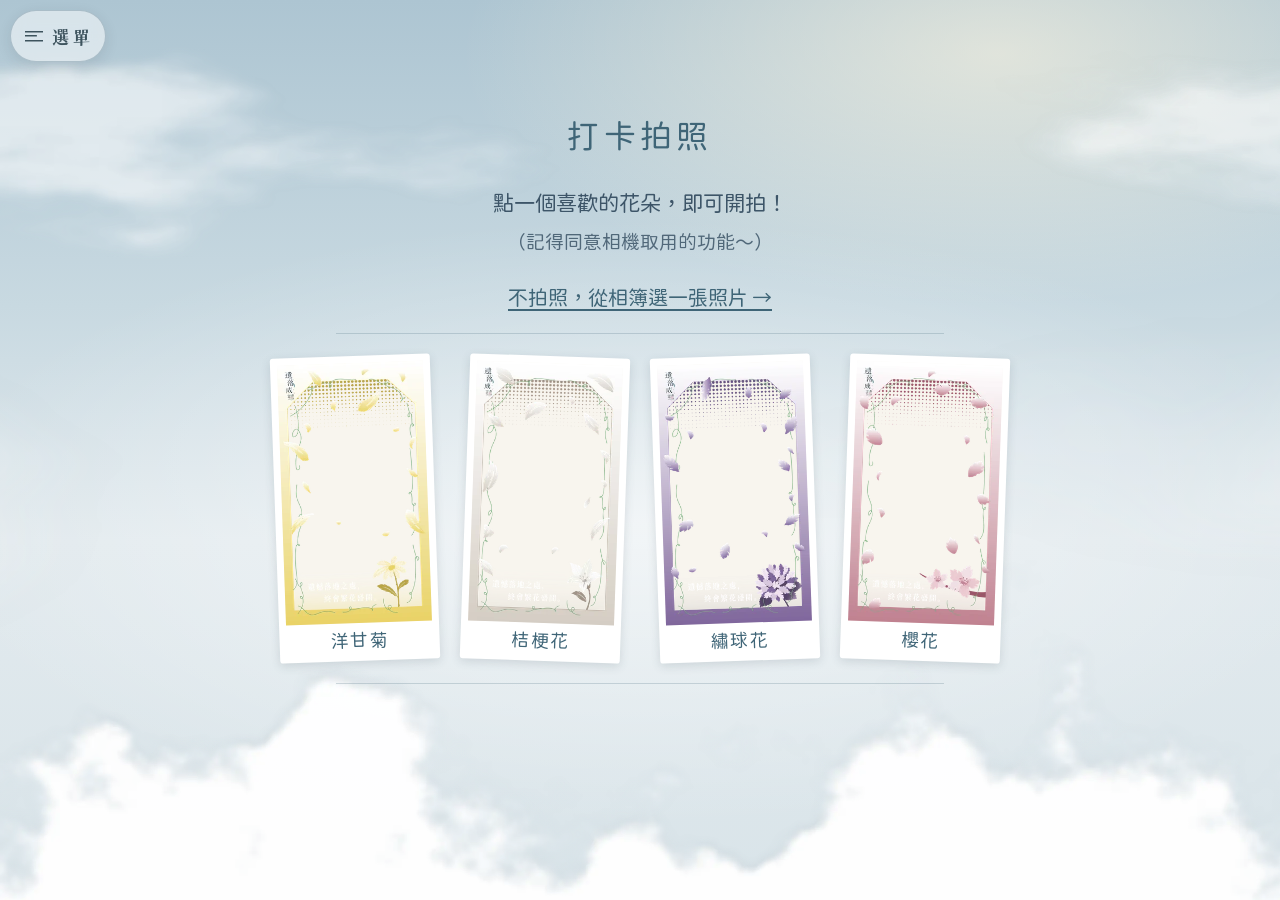
<file: photo.html>
<!DOCTYPE html>
<html lang="zh-TW">
<head>
<meta charset="UTF-8">
<meta name="viewport" content="width=device-width, initial-scale=1, viewport-fit=cover">
<meta name="theme-color" content="#3f6577">
<title>遺落成華｜打卡拍照</title>
<!--
  打卡拍照（濾鏡框）
  - 點相框圖片就會直接開啟相機；拍完或選完照片，同一頁出現「下載圖片」「複製打卡文字」
  - 濾鏡框：images/frames/frame1.webp ～ frame4.webp（1080×1920，中間挖空、背景透明）
  - 濾鏡名稱、打卡文字都在下方 <script> 最上面的 ✏️ 設定區
  - 相機需要 https 網址（放上 GitHub Pages 後就可以用；本機直接開檔案可能不能用相機）
  - 首頁相框連過來會帶 ?f=1~4，自動選框並開啟相機
-->
<style>
:root{--main:#3f6577;--text:#3d5568;--accent:#a85a54;--line:rgba(63,101,119,.22);--paper:#f8f5ee}
*{box-sizing:border-box;margin:0;padding:0}
html,*{touch-action:manipulation}
html,body{max-width:100%;overflow-x:clip}
body{min-height:100dvh;font-family:"Rounded","PingFang TC","Microsoft JhengHei",sans-serif;color:var(--text);background:#cfdbe1;
  font-size:clamp(18px,.5vw + 15px,22px);line-height:1.8;display:flex;flex-direction:column;align-items:center}
button{font:inherit;color:inherit;cursor:pointer;border:0;background:none}
p,h1{word-break:keep-all;overflow-wrap:anywhere;text-wrap:pretty;line-break:strict}

/* 上方列（與購買頁相同） */
.top{top:0;z-index:20;width:100%;display:flex;align-items:center;justify-content:space-between;color:#fff}
.top a{color:#fff;text-decoration:none;font-size:clamp(17px,.4vw + 15px,20px);letter-spacing:.08em}
.top{position:static!important;height:calc(env(safe-area-inset-top) + 72px);padding:0!important;background:none!important}

main{width:100%;max-width:640px;display:flex;flex-direction:column;align-items:center;gap:clamp(12px,2vh,18px);
  padding:clamp(14px,3vw,36px) 16px calc(28px + env(safe-area-inset-bottom))}
h1{font-weight:normal;color:var(--main);font-size:clamp(25px,.9vw + 21px,32px);letter-spacing:.14em}
.sub{text-align:center}
.hint{font-size:.88em;text-align:center;opacity:.85}
.hid{display:none!important}

/* ───── 選框：拍立得小卡，一個畫面看得到四張（點了直接開相機）───── */
.pick{--ph:min(calc((100dvh - 400px) / 2), 46vw * 16 / 9 * .8, 300px);   /* 照片區高度：依螢幕高度自動縮放 */
  display:grid;grid-template-columns:repeat(2,auto);justify-content:center;gap:clamp(12px,3vw,22px) clamp(14px,5vw,30px);
  padding:clamp(14px,2.5vw,22px) 0;width:100%;border-top:1px solid var(--line);border-bottom:1px solid var(--line)}
@media (min-width:560px){ .pick{--ph:min(calc(100dvh - 360px), 260px);grid-template-columns:repeat(4,auto)} }
.pick button{display:flex;flex-direction:column;align-items:center;padding:7px 7px 0;background:#fff;border-radius:3px;
  box-shadow:0 3px 10px rgba(61,83,93,.16);transition:transform .18s}
.pick button:nth-child(odd){transform:rotate(-2deg)}
.pick button:nth-child(even){transform:rotate(2deg)}
.pick button:hover{transform:translateY(-3px) rotate(0)}
.pick button:active{transform:scale(.97)}
.pick img{display:block;height:max(var(--ph),100px);aspect-ratio:9/16;object-fit:cover;background:var(--paper)}
.pick .nm{padding:.3em 0 .45em;font-size:clamp(15px,.3vw + 14px,18px);line-height:1.4;color:var(--main);letter-spacing:.08em}

/* ───── 9:16 畫面 ───── */
.stage{position:relative;width:min(100%, calc((100dvh - 330px) * 9 / 16), 400px);min-width:220px;aspect-ratio:9/16;
  border-radius:8px;overflow:hidden;background:#2b3a40;box-shadow:0 4px 16px rgba(61,83,93,.2)}
.stage video,.stage .frame,.stage .shot{position:absolute;inset:0;width:100%;height:100%;object-fit:cover}
.stage video.mirror{transform:scaleX(-1)}
.stage .frame{object-fit:contain;pointer-events:none}
.stage .shot{display:none;object-fit:contain;background:#000;-webkit-touch-callout:default;user-select:auto}
.stage.done .shot{display:block;z-index:2}   /* 成品在最上層，iPhone 才能長按儲存 */
.stage.done video,.stage.done .frame{visibility:hidden}
.stage .msg{position:absolute;inset:0;pointer-events:none;display:flex;align-items:center;justify-content:center;text-align:center;padding:20px;
  color:#fff;line-height:1.8;word-break:keep-all;overflow-wrap:anywhere;text-wrap:pretty}
.stage .count{position:absolute;inset:0;pointer-events:none;display:none;align-items:center;justify-content:center;font-size:90px;color:#fff;text-shadow:0 2px 10px rgba(0,0,0,.5)}

/* 換濾鏡的小縮圖 */
.thumbs{display:flex;gap:10px;justify-content:center;flex-wrap:wrap}
.thumbs button{width:70px;display:flex;flex-direction:column;align-items:center;gap:3px;font-size:clamp(14px,.3vw + 13px,16px);
  color:var(--text);padding:4px 2px;border-radius:8px;border:2px solid transparent}
.thumbs button.on{border-color:var(--main);color:var(--main)}
.thumbs .th{width:38px;aspect-ratio:9/16;border-radius:4px;background:var(--main) center/cover no-repeat}

/* ───── 按鈕 ───── */
.ctrl{display:flex;flex-wrap:wrap;gap:10px;justify-content:center;align-items:center;width:100%}
.btn{flex:1 1 40%;max-width:300px;padding:.55em 1em;border-radius:6px;font-size:clamp(18px,.4vw + 16px,21px);text-align:center;text-decoration:none;
  background:var(--main);color:#fff;border:2px solid var(--main);letter-spacing:.08em}
.btn:hover{filter:brightness(1.08)}
.btn.line{background:transparent;color:var(--main)}

.camrow{display:grid;grid-template-columns:1fr auto 1fr;align-items:center;width:min(100%,360px)}
.camrow .icon{justify-self:center}
.shutter{width:76px;height:76px;flex:none;border-radius:50%;background:#fff;border:7px solid var(--main);box-shadow:0 4px 10px rgba(0,0,0,.2)}
.shutter:active{transform:scale(.94)}
.icon{position:relative;width:48px;height:48px;border-radius:50%;border:1px solid var(--line);background:#fff;color:var(--main);
  display:flex;align-items:center;justify-content:center}
.icon svg{width:24px;height:24px;stroke:currentColor;fill:none;stroke-width:1.8;stroke-linecap:round;stroke-linejoin:round}
.icon .badge{position:absolute;right:-6px;top:-6px;min-width:22px;height:22px;padding:0 4px;border-radius:999px;
  background:var(--main);color:#fff;font-size:12px;line-height:22px;text-align:center;font-family:system-ui,sans-serif}
.icon.off .badge{background:#fff;color:var(--main);border:1px solid var(--line);line-height:20px}
.textbtn{text-decoration:underline;text-underline-offset:4px;color:var(--main);font-size:clamp(17px,.4vw + 15px,20px)}

/* ───── 打卡文字：深藍色塊（同頁尾風格）───── */
.tagband{width:100%;background:var(--main);color:#fff;border-radius:12px;padding:clamp(20px,4vw,30px) clamp(16px,4vw,28px);text-align:center}
.tagband h2{font-weight:normal;font-size:clamp(20px,.6vw + 17px,25px);letter-spacing:.1em;margin-bottom:12px;
  padding-bottom:8px;border-bottom:1px solid rgba(255,255,255,.35)}
.tagband .tag{margin:0 auto 14px;max-width:460px;padding:12px 16px;border:1px dashed rgba(255,255,255,.6);border-radius:6px;user-select:text}
.tagband .btn{background:#fff;color:var(--main);border-color:#fff;max-width:320px;margin:0 auto;flex:none;width:100%;display:block}
.ok{min-height:1.5em;font-size:.88em;color:#fff;margin-top:8px}
#file{display:none}
</style>
<link rel="stylesheet" href="site-bg.css?v=1119c">
</head>
<body>
<div class="site-bg" aria-hidden="true"></div>
  <header class="top"><button class="menu-ico" type="button" aria-label="選單" aria-expanded="false"><span class="mi" aria-hidden="true"></span><span class="ml">選單</span></button><nav class="site-menu"><a href="index.html">回到首頁</a><a href="shop.html">購買卡牌</a></nav></header>
  <main>
  <h1>打卡拍照</h1>

  <!-- ① 選框：點圖直接開相機 -->
  <section id="viewPick" style="display:contents">
    <p class="sub">點一個喜歡的花朵，即可開拍！<br><span class="hint">（記得同意相機取用的功能～）</span></p>
    <button class="textbtn" id="pickFile">不拍照，從相簿選一張照片 →</button>
    <div class="pick" id="pick"></div>
  </section>

  <!-- ② 相機 / ③ 成品 -->
  <section id="viewShot" class="hid" style="display:contents">
    <div class="stage" id="stage">
      <video id="video" playsinline muted></video>
      <img class="frame" id="frameImg" alt="">
      <img class="shot" id="shot" alt="打卡照片">
      <div class="msg" id="msg"></div>
      <div class="count" id="count"></div>
    </div>

    <div class="camrow" id="ctrlCam">
      <button class="icon" id="flip" aria-label="切換前後鏡頭">
        <svg viewBox="0 0 24 24"><path d="M4 8h3l1.5-2h7L17 8h3v11H4z"/><path d="M9.2 12.6a3 3 0 0 1 5.3-1.6"/><path d="M14.5 9.4V11h-1.6"/><path d="M14.8 14.4a3 3 0 0 1-5.3 1.6"/><path d="M9.5 17.6V16h1.6"/></svg>
      </button>
      <button class="shutter" id="snap" aria-label="拍照"></button>
      <button class="icon off" id="timer" aria-label="倒數計時：關">
        <svg viewBox="0 0 24 24"><circle cx="12" cy="13" r="8"/><path d="M12 9v4l2.5 2"/><path d="M9.5 3h5"/></svg>
        <span class="badge" id="timerBadge">關</span>
      </button>
    </div>

    <div class="ctrl hid" id="ctrlDone">
      <p class="hint" style="flex-basis:100%">手機也可以直接長按照片儲存</p>
      <button class="btn" id="save">下載圖片</button>
      <button class="btn hid" id="share">分享</button>
      <button class="btn line" id="retake">重拍</button>
    </div>

    <div class="thumbs" id="thumbs"></div>

    <div class="tagband hid" id="tagband">
      <h2>複製文字，打卡去！</h2>
      <p class="tag" id="tagText"></p>
      <button class="btn" id="copyTag">複製打卡文字</button>
      <p class="ok" id="copyMsg"></p>
    </div>
  </section>

  </main>
  <input type="file" id="file" accept="image/*">

<script>
/* =========================================================
   ✏️ 設定區
   ========================================================= */
const FRAMES = [                       // 濾鏡框：檔名放在 images/frames/
  { file: 'frame1.webp', name: '洋甘菊' },
  { file: 'frame2.webp', name: '桔梗花' },
  { file: 'frame3.webp', name: '繡球花' },
  { file: 'frame4.webp', name: '櫻花' }
];
const TAG_TEXT = '我在 #遺落成華 #花森什麼鳥事 @below.regret';   // 打卡文字
const DATE_STAMP = true;          // 拍完的照片右下角寫上日期（像拍立得的手寫紀錄）；不要的話改成 false
const W = 1080, H = 1920;                                           // 輸出照片大小（9:16）

/* =========================================================
   以下為程式，不需要修改
   ========================================================= */
const $ = s => document.querySelector(s);
const stage = $('#stage'), video = $('#video'), frameImg = $('#frameImg'), shot = $('#shot'), msg = $('#msg');
let stream = null, facing = 'user', frameIdx = 0, timerSec = 0, lastBlob = null, lastUrl = '', lastSource = null;
const TIMERS = [0, 3, 10];                                  // 倒數秒數：關 → 3 秒 → 10 秒
const show = (el, v = true) => el.classList.toggle('hid', !v);

/* 畫面切換：pick（選框）→ cam（相機）→ done（成品） */
function setView(v){
  show($('#viewPick'), v === 'pick');
  show($('#viewShot'), v !== 'pick');
  show($('#ctrlCam'), v === 'cam');
  show($('#ctrlDone'), v === 'done');
  show($('#tagband'), v === 'done');
  stage.classList.toggle('done', v === 'done');
  if (v === 'pick') stopCam();
}

/* 濾鏡框：原圖等選到才載入，省流量 */
const frameCache = {};
function ensureFrame(i){
  if (!frameCache[i]) frameCache[i] = new Promise(res => {
    const im = new Image();
    im.onload = () => res(im); im.onerror = () => res(null);
    im.src = 'images/frames/' + FRAMES[i].file;
  });
  return frameCache[i];
}
const thumbSrc = i => 'images/frames/thumb' + (i + 1) + '.webp';
$('#pick').innerHTML = FRAMES.map((f, i) =>
  `<button data-i="${i}" aria-label="用${f.name}相框拍照"><img src="${thumbSrc(i)}" alt="" onerror="this.src='images/frames/${f.file}';this.onerror=null"><span class="nm">${f.name}</span></button>`).join('');
$('#thumbs').innerHTML = FRAMES.map((f, i) =>
  `<button data-i="${i}"><span class="th" style="background-image:url('${thumbSrc(i)}'),url('images/frames/${f.file}')"></span>${f.name}</button>`).join('');
function pickFrame(i){
  frameIdx = i; ensureFrame(i); frameImg.src = 'images/frames/' + FRAMES[i].file;
  document.querySelectorAll('#thumbs button').forEach((b, k) => b.classList.toggle('on', k === i));
}
frameImg.onerror = () => frameImg.removeAttribute('src');
document.querySelectorAll('#pick button').forEach(b => b.onclick = () => { pickFrame(+b.dataset.i); setView('cam'); startCam(); });
document.querySelectorAll('#thumbs button').forEach(b => b.onclick = () => {
  pickFrame(+b.dataset.i);
  if (stage.classList.contains('done') && lastSource) compose(lastSource);   // 成品換框：直接重新合成
});
pickFrame(0);

/* 相機 */
async function startCam(){
  stopCam();
  if (!navigator.mediaDevices || !navigator.mediaDevices.getUserMedia){
    msg.textContent = '這個瀏覽器不能使用相機，可以回上面「從相簿選照片」'; return;
  }
  msg.textContent = '正在開啟相機…';
  try {
    stream = await navigator.mediaDevices.getUserMedia({ audio: false,
      video: { facingMode: facing, width: { ideal: 1920 }, height: { ideal: 1080 } } });
    video.srcObject = stream; await video.play();
    video.classList.toggle('mirror', facing === 'user');
    msg.textContent = '';
  } catch(e){
    msg.textContent = location.protocol === 'file:'
      ? '直接開檔案時不能用相機，放上網站（https）後就可以；現在可以先「從相簿選照片」'
      : '沒有取得相機權限。請在瀏覽器設定允許使用相機，或回上一步從相簿選照片';
  }
}
function stopCam(){ if (stream){ stream.getTracks().forEach(t => t.stop()); stream = null; } }
$('#flip').onclick = () => { facing = facing === 'user' ? 'environment' : 'user'; startCam(); };
$('#timer').onclick = () => {
  timerSec = TIMERS[(TIMERS.indexOf(timerSec) + 1) % TIMERS.length];
  $('#timerBadge').textContent = timerSec ? timerSec + 's' : '關';
  $('#timer').classList.toggle('off', !timerSec);
  $('#timer').setAttribute('aria-label', '倒數計時：' + (timerSec ? timerSec + ' 秒' : '關'));
};

/* 拍照 */
$('#snap').onclick = async () => {
  if (!stream) return;
  if (timerSec){
    const c = $('#count'); c.style.display = 'flex';
    for (let n = timerSec; n > 0; n--){ c.textContent = n; await new Promise(r => setTimeout(r, 1000)); }
    c.style.display = 'none';
  }
  const cv = document.createElement('canvas'); cv.width = video.videoWidth; cv.height = video.videoHeight;
  const g = cv.getContext('2d');
  if (facing === 'user'){ g.translate(cv.width, 0); g.scale(-1, 1); }
  g.drawImage(video, 0, 0);
  lastSource = cv; stopCam(); compose(cv);
};

/* 從相簿選照片 */
$('#pickFile').onclick = () => $('#file').click();
$('#file').onchange = e => {
  const f = e.target.files[0]; if (!f) return;
  const img = new Image();
  img.onload = () => { lastSource = img; compose(img); URL.revokeObjectURL(img.src); };
  img.src = URL.createObjectURL(f); e.target.value = '';
};

/* 日期標籤：寫在相框下方的邊框上，靠右，微微傾斜像手寫；依邊框顏色自動用深色或白色字 */
async function stampDate(g){
  const d = new Date(), t = `${d.getFullYear()}.${String(d.getMonth() + 1).padStart(2, '0')}.${String(d.getDate()).padStart(2, '0')}`;
  const y = 1866, x = W - 74, font = '46px "FYSong", "Noto Serif TC", serif';
  try { await document.fonts.load(font, t); } catch(e) {}
  let dark = true;
  try {                                     // 看邊框亮不亮：亮的用深色字，暗的用白字
    const px = g.getImageData(W - 420, 1828, 360, 76).data; let s = 0;
    for (let i = 0; i < px.length; i += 16) s += .299 * px[i] + .587 * px[i + 1] + .114 * px[i + 2];
    dark = s / (px.length / 16) > 165;
  } catch(e) {}
  g.save(); g.translate(x, y); g.rotate(-.035);
  g.font = font; g.textAlign = 'right'; g.textBaseline = 'middle';
  if ('letterSpacing' in g) g.letterSpacing = '4px';
  g.shadowColor = dark ? 'rgba(255,255,255,.6)' : 'rgba(40,30,50,.45)'; g.shadowBlur = 6;
  g.fillStyle = dark ? '#4a4038' : '#fffaf2';
  g.fillText(t, 0, 0);
  g.restore();
}

/* 合成：照片置中裁切成 9:16，再疊上濾鏡框 */
async function compose(src){
  const sw = src.videoWidth || src.naturalWidth || src.width, sh = src.videoHeight || src.naturalHeight || src.height;
  const cv = document.createElement('canvas'); cv.width = W; cv.height = H;
  const g = cv.getContext('2d');
  const s = Math.max(W / sw, H / sh), dw = sw * s, dh = sh * s;
  g.drawImage(src, (W - dw) / 2, (H - dh) / 2, dw, dh);
  const fr = await ensureFrame(frameIdx);
  if (fr) g.drawImage(fr, 0, 0, W, H);
  if (DATE_STAMP) await stampDate(g);
  try { lastBlob = await new Promise(r => cv.toBlob(r, 'image/jpeg', .92)); }
  catch(e){ setView('cam'); msg.textContent = '直接開檔案時無法合成照片，放上網站（https）後就可以了'; return; }
  if (lastUrl) URL.revokeObjectURL(lastUrl);
  lastUrl = URL.createObjectURL(lastBlob);
  shot.src = cv.toDataURL('image/jpeg', .92);   // 畫面上的照片用一般圖片格式，iPhone 長按才能「儲存到照片」
  msg.textContent = '';
  setView('done');
  show($('#share'), !!(navigator.canShare && navigator.canShare({ files: [new File([lastBlob], 'x.jpg', { type: 'image/jpeg' })] })));
}

/* 拍完：下載、分享、重拍 */
const fileName = () => '遺落成華打卡_' + new Date().toISOString().slice(0, 10) + '.jpg';
$('#save').onclick = async () => {
  const file = new File([lastBlob], fileName(), { type: 'image/jpeg' });
  const isPhone = /iPhone|iPad|iPod|Android/i.test(navigator.userAgent) || (navigator.maxTouchPoints > 1 && /Mac/.test(navigator.platform));
  if (isPhone && navigator.canShare && navigator.canShare({ files: [file] })){
    try { await navigator.share({ files: [file] }); return; }                 // iPhone：選「儲存影像」就會存到照片
    catch(e){ if (e.name === 'AbortError') return; }
  }
  const a = document.createElement('a'); a.href = lastUrl; a.download = fileName(); document.body.append(a); a.click(); a.remove();
};
$('#share').onclick = async () => {
  try { await navigator.share({ files: [new File([lastBlob], fileName(), { type: 'image/jpeg' })], text: TAG_TEXT }); } catch(e){}
};
$('#retake').onclick = () => { lastSource = null; setView('cam'); startCam(); };

/* 打卡文字 */
$('#tagText').textContent = TAG_TEXT;
$('#copyTag').onclick = async () => {
  let ok = false;
  try { await navigator.clipboard.writeText(TAG_TEXT); ok = true; } catch(e){
    const ta = document.createElement('textarea'); ta.value = TAG_TEXT; document.body.append(ta); ta.select();
    try { ok = document.execCommand('copy'); } catch(_){} ta.remove();
  }
  $('#copyMsg').textContent = ok ? '已複製！貼到 IG 限時動態或貼文就可以了' : '請長按上面的文字手動複製';
};

/* 從首頁相框連過來：?f=1~4 → 自動選框、直接開相機 */
const fParam = parseInt(new URLSearchParams(location.search).get('f'), 10);
if (fParam >= 1 && fParam <= FRAMES.length){ pickFrame(fParam - 1); setView('cam'); startCam(); }
else setView('pick');

window.addEventListener('pagehide', stopCam);
</script>
<script src="site-fx.js?v=1119b"></script>
</body>
</html>
</file>
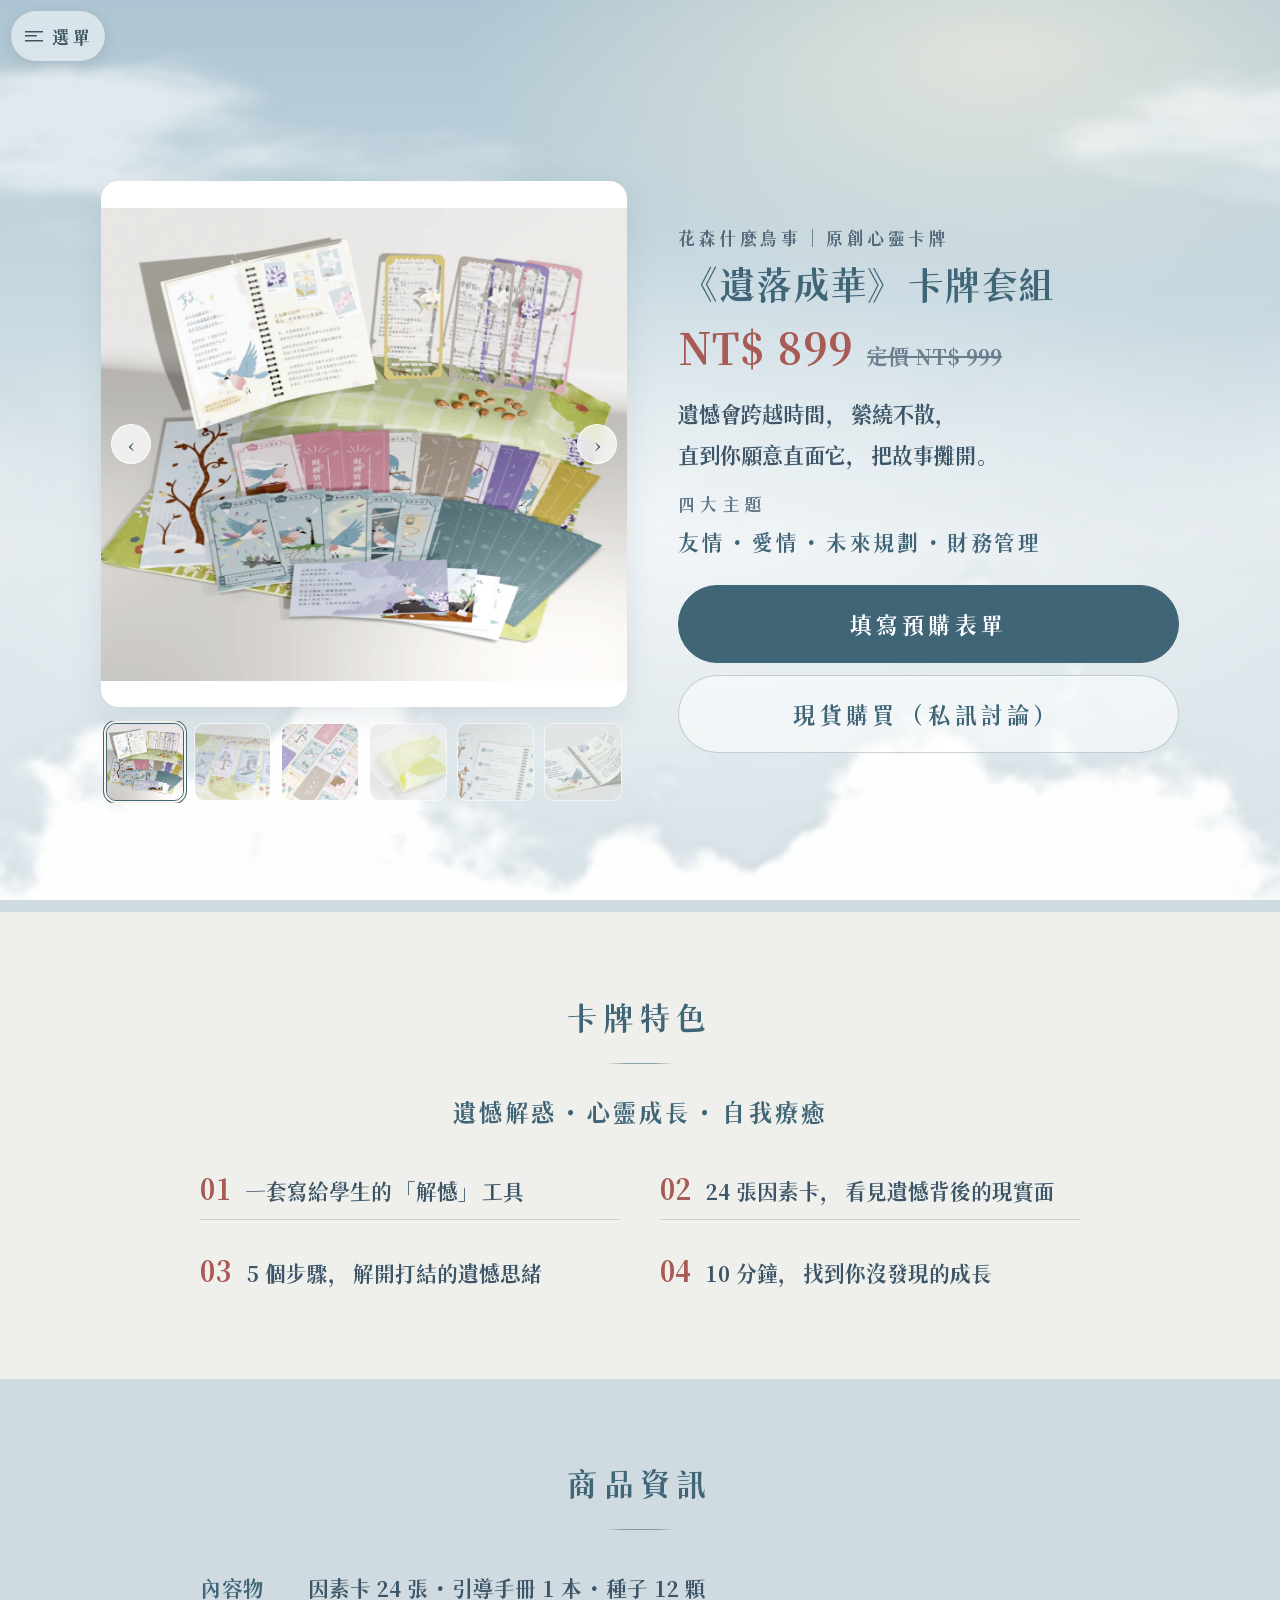
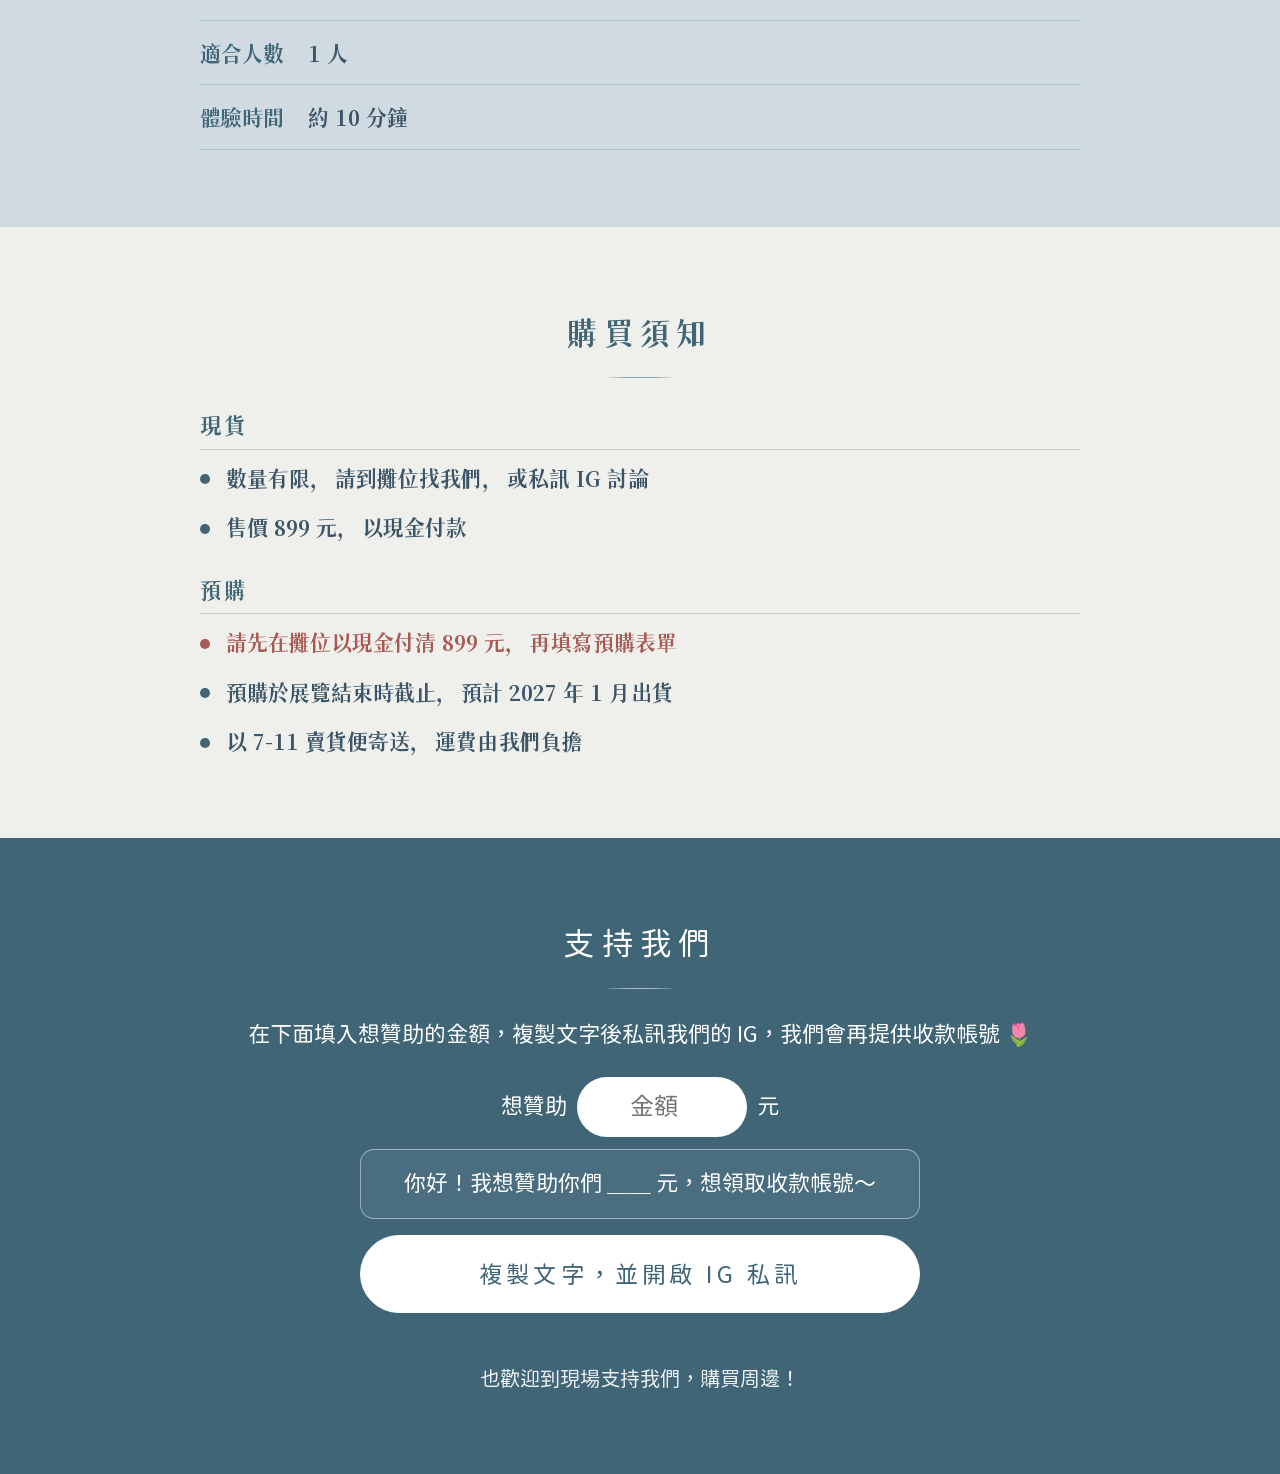
<file: shop.html>
<!DOCTYPE html>
<html lang="zh-TW">
<head>
<meta charset="UTF-8">
<meta name="viewport" content="width=device-width, initial-scale=1, viewport-fit=cover">
<meta name="theme-color" content="#3f6577">
<title>遺落成華｜購買卡牌</title>
<!--
  支線 C：購買卡牌
  - 商品照片：images/shop/photo1.webp ～ photo6.webp（網頁先用 webp，小很多；讀不到才用同名 .png）
    換照片時：放新的 .png，並把同名 .webp 刪掉或一起更新（不然會一直顯示舊的 webp）
  - 文字、價格、網址都在下方 <script> 最上面的 ✏️ 設定區
  - 「支持我們」區塊的 id 是 sponsor，排卡結果頁的贊助按鈕會直接跳到這裡
  - 顏色只用三種：深藍（主色、按鈕）、藍（一般文字）、紅（重點）；深藍底上用白字
-->
<style>
:root{
  --main:#3f6577;     /* 主色：深藍（按鈕、標題、色塊） */
  --text:#3d5568;     /* 一般文字：藍 */
  --accent:#a85a54;   /* 重點：紅 */
  --line:rgba(63,101,119,.22);
  --paper:#f8f5ee;    /* 頁面底色 */
}
*{box-sizing:border-box;margin:0;padding:0}
html,*{touch-action:manipulation}   /* 快速連點不會放大；雙指縮放仍可使用 */
html{scroll-behavior:smooth}
html,body{max-width:100%;overflow-x:clip}   /* 手機不會左右滑動 */
body{font-family:"FYSong","Noto Serif TC","PingFang TC","Microsoft JhengHei",serif;color:var(--text);background:#cfdbe1;
  font-size:clamp(18px,.5vw + 16px,22px);line-height:1.8}
button,input,textarea,select{font:inherit;color:inherit}
button{cursor:pointer;border:0;background:none}
h1,h2,h3{font-weight:normal;color:var(--main);letter-spacing:.05em}
p,li,dd,h1,h2,h3{word-break:normal;overflow-wrap:anywhere;text-wrap:pretty;line-break:strict}
.nw{white-space:nowrap}   /* 這段文字不拆開（例：四大主題在｜處才換行） */
.notes h3{font-size:1.02em;color:var(--main);letter-spacing:.12em;margin:4px 0 8px;padding-bottom:4px;border-bottom:1px solid var(--line)}
.notes .grp + .grp{margin-top:22px}
.notes ul{list-style:none;display:grid;gap:10px}
.hid{display:none!important}

/* 上方列 */
.top{top:0;z-index:20;display:flex;align-items:center;justify-content:space-between;color:#fff}
.top a{color:#fff;text-decoration:none;letter-spacing:.08em;
  font-family:"Rounded","PingFang TC","Microsoft JhengHei",sans-serif}

/* ───── 商品主區 ───── */
.hero{max-width:1120px;margin:0 auto;padding:clamp(18px,4vw,56px) max(16px,4vw);display:grid;grid-template-columns:minmax(0,1fr);gap:clamp(20px,4vw,56px)}
.gallery,.info{min-width:0}
@media (min-width:860px){ .hero{grid-template-columns:minmax(0,1.05fr) minmax(0,1fr);align-items:start} .gallery{position:sticky;top:80px} }

.main-img{position:relative;aspect-ratio:1;background:#fff;overflow:hidden}
.track{display:flex;height:100%;overflow-x:auto;scroll-snap-type:x mandatory;scrollbar-width:none;touch-action:pan-x pan-y}
.track::-webkit-scrollbar{display:none}
.track img{flex:0 0 100%;width:100%;height:100%;object-fit:contain;scroll-snap-align:center;cursor:zoom-in}
.track .ph{flex:0 0 100%;display:flex;align-items:center;justify-content:center;text-align:center;font-size:17px;color:var(--main);
  background:rgba(63,101,119,.06)}
.arr{position:absolute;top:50%;transform:translateY(-50%);width:40px;height:40px;border-radius:50%;
  color:var(--main);font-size:18px}
.arr.l{left:10px}.arr.r{right:10px}
.thumbs{display:flex;overflow-x:auto;scrollbar-width:none}
.thumbs img{width:clamp(56px,14vw,84px);aspect-ratio:1;object-fit:cover;background:#fff;cursor:pointer;
  opacity:.55;flex:none}
.thumbs img.on{opacity:1}

.brand{color:var(--text);font-size:clamp(16px,.3vw + 14px,18px)}
h1{font-size:clamp(28px,1.2vw + 22px,40px);line-height:1.4;margin:4px 0 10px}
.price{display:flex;align-items:baseline;flex-wrap:wrap;gap:4px 14px}
.price b{font-weight:normal;font-size:clamp(34px,1.2vw + 28px,46px);color:var(--accent);line-height:1.2}
.price s{color:var(--text);opacity:.7}
.price-note{color:var(--accent);font-size:clamp(17px,.3vw + 15px,20px)}
.tagline{margin:18px 0 6px;font-size:clamp(19px,.5vw + 16px,24px);line-height:1.8}
.themes{color:var(--main);letter-spacing:.1em}
.btns{display:grid;gap:12px;margin:24px 0 10px}
.btn{display:block;width:100%;text-align:center;text-decoration:none;
  font-size:clamp(20px,.5vw + 17px,24px);background:var(--main);color:#fff;border:2px solid var(--main);transition:filter .2s}
.btn:hover{filter:brightness(1.1)}
.btn.line{color:var(--main)}
.btn:disabled{opacity:.5}
.stock{color:var(--accent);text-align:center}

/* ───── 內容區（整條色塊、不加框） ───── */
.band{padding:clamp(40px,6vw,80px) max(18px,5vw)}
.band.white{background:rgba(251,248,240,.72)}
.inner{max-width:880px;margin:0 auto}
.band h2{font-size:clamp(25px,.9vw + 20px,34px);text-align:center}
.keywords{text-align:center;color:var(--main);font-size:clamp(20px,.6vw + 17px,26px);letter-spacing:.12em;margin-bottom:22px}
.points{list-style:none;display:grid;gap:14px;counter-reset:n}
@media (min-width:760px){ .points{grid-template-columns:1fr 1fr;gap:18px 40px} }
.points li{counter-increment:n;display:flex;gap:14px;align-items:baseline}
.points li::before{content:counter(n,decimal-leading-zero);color:var(--accent);font-size:1.3em;flex:none}
.spec{display:grid;grid-template-columns:auto 1fr}
.spec dt,.spec dd{padding:12px 0;border-bottom:1px solid var(--line)}
.spec dt{color:var(--main);padding-right:24px;white-space:nowrap}
.notes{max-width:40em;margin:0 auto}
.notes li{padding-left:1.2em;position:relative}
.notes li::before{content:"";position:absolute;left:0;top:.75em;width:.45em;height:.45em;border-radius:50%;background:var(--main)}
.notes li.em{color:var(--accent)}
.notes li.em::before{background:var(--accent)}

/* ───── 支持我們：深藍色塊、白字 ───── */
.band.dark{background:var(--main);color:#fff;font-family:"Rounded","PingFang TC","Microsoft JhengHei",sans-serif}
.band.dark h2{color:#fff}
.band.dark p{text-align:center}
.amount{display:flex;align-items:center;justify-content:center;gap:10px;margin:22px 0 12px}
.amount input{width:7em;border:0;background:#fff;color:var(--main);text-align:center;font-size:1.1em}
.copytext{max-width:560px;margin:0 auto 16px;padding:14px 18px;text-align:center}
.band.dark .btn{max-width:560px;margin:0 auto;background:#fff;color:var(--main);border-color:#fff}
.band.dark .small{margin-top:16px;opacity:.9;font-size:.92em}
.ok{min-height:1.6em;text-align:center;font-size:.9em}
.band.dark .ok{color:#fff}

/* ───── 彈出視窗 ───── */
.modal{position:fixed;inset:0;z-index:50;display:none;align-items:center;justify-content:center;padding:16px;background:rgba(30,45,55,.55)}
.modal.show{display:flex}
.sheet{width:min(100%,560px);max-height:92dvh;overflow-y:auto;background:#fff;padding:clamp(22px,4vw,34px)}
.sheet h2{font-size:clamp(26px,1vw + 20px,32px);text-align:center;margin-bottom:10px}
.sheet .lead{font-size:.95em;margin-bottom:6px}
.sheet .copytext{border-color:var(--line);color:var(--text);margin:14px 0}
.field{display:block;margin-top:14px}
.field span{display:block;color:var(--main);margin-bottom:4px;font-size:.95em}
.field input,.field textarea,.field select{width:100%;padding:.45em .7em;border:1.5px solid var(--line);background:var(--paper);font-size:1em;color:var(--text)}
.field textarea{min-height:80px;resize:vertical}
.check{display:flex;gap:10px;align-items:flex-start;margin-top:16px;color:var(--accent)}
.check input{width:20px;height:20px;margin-top:.35em;flex:none;accent-color:var(--main)}
.sheet .ok{color:var(--accent);margin-top:8px}
.sheet .btns{margin-top:14px}
#hp{position:absolute;left:-9999px;width:1px;height:1px;opacity:0}
#zoom{background:rgba(0,0,0,.88)}
#zoom img{max-width:100%;max-height:100%;object-fit:contain}

/* ═════ 版面調整（精緻文青風格、平板放大）═════ */
:root{--hair:rgba(63,101,119,.28)}
.top{position:static!important;height:calc(env(safe-area-inset-top) + 72px);padding:0!important;background:none!important}
.top a{font-size:clamp(18px,1.2vw + 12px,22px)}
/* 標題下方的細線＋小點 */
.band h2{position:relative;padding-bottom:18px;margin-bottom:26px;letter-spacing:.2em}
.band h2::after{content:"";position:absolute;left:50%;bottom:0;width:72px;height:1px;transform:translateX(-50%);
  background:linear-gradient(90deg,transparent,var(--main) 30%,var(--main) 70%,transparent);opacity:.55}
.band.dark h2::after{background:linear-gradient(90deg,transparent,#fff 30%,#fff 70%,transparent)}
/* 照片：圓角柔和、縮圖置中 */
.main-img{border-radius:18px;box-shadow:0 10px 30px rgba(63,101,119,.12)}
.arr{background:rgba(255,255,255,.72);-webkit-backdrop-filter:blur(6px);backdrop-filter:blur(6px);box-shadow:none;border:1px solid rgba(255,255,255,.9)}
.thumbs{justify-content:safe center;gap:10px;margin-top:14px;padding:2px}
@media (min-width:860px){ .thumbs img{width:calc((100% - 50px) / 6 - 1px)} }
.thumbs img{border-radius:10px;border:1px solid transparent}
.thumbs img.on{border-color:var(--main);box-shadow:0 0 0 2px var(--paper),0 0 0 3px var(--main)}
/* 商品文字 */
.info{text-align:left}
.brand{letter-spacing:.2em;opacity:.85}
.themes{margin-top:14px}
.themes .tl{display:block;font-size:.8em;letter-spacing:.3em;color:var(--text);opacity:.8;margin-bottom:2px}
.themes .nw{letter-spacing:.12em}
/* 按鈕：圓角膠囊、細框線 */
.btn{border-radius:999px;border-width:1px;padding:.72em 1em;letter-spacing:.18em}
.btn.line{border-color:var(--hair);background:rgba(255,255,255,.55)}
.points li{padding:6px 0;border-bottom:1px solid var(--line)}
.points li:last-child{border-bottom:0}
@media (min-width:760px){ .points{grid-template-columns:1fr} }
@media (min-width:1000px){ .points{grid-template-columns:1fr 1fr} .points li:nth-last-child(2){border-bottom:0} }
.spec dt,.spec dd{border-color:var(--line)}
/* 支持我們 */
.band.dark{padding-bottom:calc(clamp(40px,6vw,80px) + env(safe-area-inset-bottom))}
.amount input{border-radius:999px;padding:.35em .8em}
.copytext{border:1px solid rgba(255,255,255,.45);border-radius:14px;background:rgba(255,255,255,.06)}
.sheet{border-radius:22px}
.field input,.field textarea,.field select{border-radius:12px;border-width:1px}
/* 平板直放（600–859px）：照片不要佔滿整個畫面，文字放大、置中排列 */
@media (min-width:600px) and (max-width:859px){
  .hero{max-width:720px;gap:28px}
  .main-img{width:min(100%,50svh);margin:0 auto}
  .thumbs img{width:76px}
  .info{text-align:center}
  .price{justify-content:center}
  .tagline{font-size:24px}
  .btns{max-width:520px;margin-left:auto;margin-right:auto}
  body{font-size:21px}
  .inner{max-width:620px}
}
/* 平板橫放、電腦：左右並排，資訊垂直置中 */
@media (min-width:860px){
  .hero{max-width:1180px;align-items:center;min-height:calc(100svh - 60px)}
  .gallery{position:static}
}
</style>
<link rel="stylesheet" href="site-bg.css?v=1119c">
</head>
<body>
<div class="site-bg" aria-hidden="true"></div>
  <header class="top">
    <button class="menu-ico" type="button" aria-label="選單" aria-expanded="false"><span class="mi" aria-hidden="true"></span><span class="ml">選單</span></button>
    <nav class="site-menu"><a href="index.html">回到首頁</a><a href="#sponsor">支持我們</a></nav>
  </header>

  <!-- 商品主區 -->
  <section class="hero" id="shop">
    <div class="gallery">
      <div class="main-img">
        <div class="track" id="track"></div>
        <button class="arr l" id="prevPh" aria-label="上一張">‹</button>
        <button class="arr r" id="nextPh" aria-label="下一張">›</button>
      </div>
      <div class="thumbs" id="thumbs"></div>
    </div>

    <div class="info">
      <p class="brand" id="brand"></p>
      <h1 id="title"></h1>
      <div class="price"><b id="pSale"></b><s id="pOrig"></s></div>
      <p class="price-note" id="pNote"></p>
      <p class="tagline" id="tagline"></p>
      <p class="themes" id="themes"></p>
      <div class="btns">
        <button class="btn" id="openPre">填寫預購表單</button>
        <button class="btn line" id="openNow">現貨購買（私訊討論）</button>
      </div>
      <p class="stock" id="stock"></p>
    </div>
  </section>

  <!-- 卡牌特色 -->
  <section class="band white">
    <div class="inner">
      <h2>卡牌特色</h2>
      <p class="keywords" id="feature"></p>
      <ol class="points" id="points"></ol>
    </div>
  </section>

  <!-- 商品資訊 -->
  <section class="band">
    <div class="inner">
      <h2>商品資訊</h2>
      <dl class="spec" id="spec"></dl>
    </div>
  </section>

  <!-- 購買須知 -->
  <section class="band white">
    <div class="inner">
      <h2>購買須知</h2>
      <div class="notes" id="howto"></div>
    </div>
  </section>

  <!-- 支持我們 -->
  <section class="band dark" id="sponsor">
    <div class="inner">
      <h2>支持我們</h2>
      <p id="spText"></p>
      <div class="amount"><span>想贊助</span><input id="amt" type="number" inputmode="numeric" min="1" placeholder="金額"><span>元</span></div>
      <p class="copytext" id="spCopy"></p>
      <button class="btn" id="spCopyBtn">複製文字，並開啟 IG 私訊</button>
      <p class="ok" id="spMsg"></p>
      <p class="small" id="spOnsite"></p>
    </div>
  </section>

  <!-- 現貨：私訊討論 -->
  <div class="modal" id="nowModal"><div class="sheet">
    <h2>現貨購買</h2>
    <p class="lead" id="nowText"></p>
    <p class="copytext" id="nowCopy"></p>
    <div class="btns">
      <button class="btn" id="nowCopyBtn">複製文字，並開啟 IG 私訊</button>
      <button class="btn line" data-close>關閉</button>
    </div>
    <p class="ok" id="nowMsg"></p>
  </div></div>

  <!-- 預購表單 -->
  <div class="modal" id="preModal"><div class="sheet">
    <h2>預購表單</h2>
    <p class="lead" id="preInfo"></p>
    <form id="preForm" novalidate>
      <label class="field"><span>姓名 *</span><input name="name" maxlength="20" autocomplete="name"></label>
      <label class="field"><span>手機 *（賣貨便取件通知用）</span><input name="phone" type="tel" inputmode="numeric" maxlength="10" placeholder="09xxxxxxxx" autocomplete="tel"></label>
      <label class="field"><span>IG 帳號或 Email *（出貨前聯絡用）</span><input name="contact" maxlength="60"></label>
      <label class="field"><span>數量 *</span>
        <select name="qty"><option>1</option><option>2</option><option>3</option><option>4</option><option>5</option></select></label>
      <label class="field"><span>7-11 取件門市 *（店名或店號）</span><input name="store" maxlength="40" placeholder="例：師大門市"></label>
      <label class="field"><span>備註</span><textarea name="note" maxlength="200"></textarea></label>
      <input id="hp" name="hp" tabindex="-1" autocomplete="off" aria-hidden="true">
      <label class="check"><input type="checkbox" name="paid"><span id="paidText"></span></label>
      <p class="ok" id="preMsg"></p>
      <div class="btns">
        <button class="btn" type="submit" id="preSend">送出預購</button>
        <button class="btn line" type="button" data-close>關閉</button>
      </div>
    </form>
  </div></div>

  <div class="modal" id="zoom"><img alt=""></div>

<script>
/* =========================================================
   ✏️ 設定區：只要修改引號裡的文字
   ========================================================= */
const IG = 'below.regret';                                  // IG 帳號（私訊會開到這裡）
const BACKEND = 'https://script.google.com/macros/s/AKfycby0IrQq5lZt7b8Wv2QHy5VXmNtBHDzhBPWE1OdNWUV9PsJRWaI9b_J_NycdWC3zqk2d_w/exec';
const PHOTOS = ['photo1','photo2','photo3','photo4','photo5','photo6'];   // images/shop/ 裡的照片檔名（.webp）

const SHOP = {
  brand: '花森什麼鳥事｜原創心靈卡牌',
  title: '《遺落成華》卡牌套組',
  priceSale: 'NT$ 899',
  priceOrig: '定價 NT$ 999',
  priceNote: '',                              // 價格下方的小字（空白＝不顯示）
  tagline: '遺憾會跨越時間，縈繞不散，<br>直到你願意直面它，把故事攤開。',
  themes: ['四大主題', '友情・愛情・未來規劃・財務管理'],     // 第一段是小標，第二段整行不拆開
  stock: '',                                   // 按鈕下方的小字（空白＝不顯示）
  feature: '遺憾解惑・心靈成長・自我療癒',
  points: [
    '一套寫給學生的「解憾」工具',
    '24 張因素卡，看見遺憾背後的現實面',
    '5 個步驟，解開打結的遺憾思緒',
    '10 分鐘，找到你沒發現的成長'
  ],
  spec: [
    ['內容物', '因素卡 24 張・引導手冊 1 本・種子 12 顆'],
    ['適合人數', '1 人'],
    ['體驗時間', '約 10 分鐘']
  ],
  howto: [                                   // 分成「現貨」「預購」兩組；開頭加上 ! 的那行會用紅色標示重點
    ['現貨', [
      '數量有限，請到攤位找我們，或私訊 IG 討論',
      '售價 899 元，以現金付款'
    ]],
    ['預購', [
      '!請先在攤位以現金付清 899 元，再填寫預購表單',
      '預購於展覽結束時截止，預計 2027 年 1 月出貨',
      '以 7-11 賣貨便寄送，運費由我們負擔'
    ]]
  ],

  nowText: '現貨數量有限，歡迎直接到攤位找我們，或複製下面的文字私訊我們的 IG 討論～',
  nowCopy: '你好！我想購買《遺落成華》卡牌套組現貨 1 份，想跟你們討論購買方式～',

  preInfo: '預購價 899 元／份，請先在攤位以現金付清。以 7-11 賣貨便寄送，運費由我們負擔，預計 2027 年 1 月出貨。',
  paidText: '我已在攤位以現金付清預購金額（899 元 × 數量）',

  spText: '在下面填入想贊助的金額，複製文字後私訊我們的 IG，我們會再提供收款帳號 🌷',
  spCopy: '你好！我想贊助你們 {amt} 元，想領取收款帳號～',
  spOnsite: '也歡迎到現場支持我們，購買周邊！'
};

/* =========================================================
   以下為程式，不需要修改
   ========================================================= */
const $ = s => document.querySelector(s);
const igDM = () => window.open('https://ig.me/m/' + IG, '_blank');
async function copy(text){
  try { await navigator.clipboard.writeText(text); return true; }
  catch(e){
    const ta = document.createElement('textarea'); ta.value = text; ta.style.position = 'fixed'; ta.style.opacity = 0;
    document.body.append(ta); ta.select(); let ok = false; try { ok = document.execCommand('copy'); } catch(_){} ta.remove(); return ok;
  }
}

/* 文字 */
$('#brand').textContent = SHOP.brand; $('#title').textContent = SHOP.title;
$('#pSale').textContent = SHOP.priceSale; $('#pOrig').textContent = SHOP.priceOrig; $('#pNote').textContent = SHOP.priceNote; $('#pNote').classList.toggle('hid', !SHOP.priceNote);
$('#tagline').innerHTML = SHOP.tagline; $('#themes').innerHTML = `<span class="tl">${SHOP.themes[0]}</span><span class="nw">${SHOP.themes[1]}</span>`;
$('#stock').textContent = SHOP.stock; $('#stock').classList.toggle('hid', !SHOP.stock);
$('#feature').textContent = SHOP.feature;
$('#points').innerHTML = SHOP.points.map(t => `<li>${t}</li>`).join('');
$('#spec').innerHTML = SHOP.spec.map(([k, v]) => `<dt>${k}</dt><dd>${v}</dd>`).join('');
$('#howto').innerHTML = SHOP.howto.map(([h, list]) => `<div class="grp"><h3>${h}</h3><ul>`
  + list.map(t => t[0] === '!' ? `<li class="em">${t.slice(1)}</li>` : `<li>${t}</li>`).join('') + '</ul></div>').join('');
$('#nowText').textContent = SHOP.nowText; $('#nowCopy').textContent = SHOP.nowCopy;
$('#preInfo').textContent = SHOP.preInfo; $('#paidText').textContent = SHOP.paidText;
$('#spText').textContent = SHOP.spText; $('#spOnsite').textContent = SHOP.spOnsite;

/* 照片：主圖可左右滑，下方縮圖可點選 */
const track = $('#track'), thumbs = $('#thumbs');
let shown = [];
PHOTOS.forEach((n, order) => {
  const img = new Image(); img.alt = '卡牌套組照片'; img.decoding = 'async'; img._order = order;
  img.onload = () => { shown.push(img); build(); };
  img.src = 'images/shop/' + n + '.webp';
});
function build(){
  shown.sort((a, b) => a._order - b._order);
  track.replaceChildren(...shown);
  shown.forEach(img => img.onclick = () => { $('#zoom img').src = img.src; $('#zoom').classList.add('show'); });
  thumbs.replaceChildren(...(shown.length > 1 ? shown.map((im, i) => { const t = new Image(); t.src = im.src; t.alt = ''; t.onclick = () => go(i); return t; }) : []));
  $('#prevPh').classList.toggle('hid', shown.length < 2); $('#nextPh').classList.toggle('hid', shown.length < 2);
  mark();
}
const cur = () => Math.round(track.scrollLeft / Math.max(1, track.clientWidth));
const go = i => track.scrollTo({ left: Math.max(0, Math.min(i, shown.length - 1)) * track.clientWidth, behavior: 'smooth' });
function mark(){ [...thumbs.children].forEach((t, i) => t.classList.toggle('on', i === cur())); }
track.addEventListener('scroll', () => requestAnimationFrame(mark));
$('#prevPh').onclick = () => go(cur() - 1);
$('#nextPh').onclick = () => go(cur() + 1);
setTimeout(() => { if (!shown.length){ track.innerHTML = '<div class="ph">商品照片<br>images/shop/photo1～photo6.webp</div>';
  $('#prevPh').classList.add('hid'); $('#nextPh').classList.add('hid'); } }, 2500);
$('#zoom').onclick = () => $('#zoom').classList.remove('show');

/* 彈出視窗 */
const open = id => $(id).classList.add('show');
document.querySelectorAll('[data-close]').forEach(b => b.onclick = () => b.closest('.modal').classList.remove('show'));
document.querySelectorAll('.modal').forEach(m => m.addEventListener('click', e => { if (e.target === m) m.classList.remove('show'); }));

/* 現貨：複製文字 + 開 IG */
$('#openNow').onclick = () => open('#nowModal');
$('#nowCopyBtn').onclick = async () => { const ok = await copy(SHOP.nowCopy); $('#nowMsg').textContent = ok ? '已複製！貼到 IG 私訊就可以了' : '請手動複製上面的文字'; igDM(); };

/* 贊助：金額 → 文字 → 複製 + 開 IG */
const spText = () => SHOP.spCopy.replace('{amt}', ($('#amt').value || '').trim() || '＿＿');
const updSp = () => $('#spCopy').textContent = spText();
$('#amt').addEventListener('input', updSp); updSp();
$('#spCopyBtn').onclick = async () => { const ok = await copy(spText()); $('#spMsg').textContent = ok ? '已複製！貼到 IG 私訊就可以了' : '請手動複製上面的文字'; igDM(); };

/* 預購表單 */
$('#openPre').onclick = () => open('#preModal');
$('#preForm').addEventListener('submit', async e => {
  e.preventDefault();
  const f = e.target, msg = $('#preMsg'), v = n => (f[n].value || '').trim();
  if (!v('name') || !v('contact') || !v('store')) { msg.textContent = '請填寫有 * 的欄位喔'; return; }
  if (!/^09\d{8}$/.test(v('phone'))) { msg.textContent = '手機號碼是 09 開頭的 10 碼數字'; return; }
  if (!f.paid.checked) { msg.textContent = '請先在攤位付款，再勾選確認喔'; return; }
  let last = 0; try { last = +localStorage.getItem('preLast') || 0; } catch(_){}
  if (Date.now() - last < 60000) { msg.textContent = '剛剛已經送出囉，稍等一分鐘再送吧～'; return; }
  $('#preSend').disabled = true; msg.textContent = '傳送中…';
  try {
    const ctrl = new AbortController(), t = setTimeout(() => ctrl.abort(), 12000);
    await fetch(BACKEND, { method: 'POST', mode: 'no-cors', signal: ctrl.signal, headers: { 'Content-Type': 'text/plain;charset=utf-8' },
      body: JSON.stringify({ type: 'preorder', name: v('name'), phone: v('phone'), contact: v('contact'), qty: v('qty'),
        store: v('store'), note: v('note'), hp: v('hp') }) });
    clearTimeout(t);
    try { localStorage.setItem('preLast', Date.now()); } catch(_){}
    msg.textContent = '預購已送出！出貨前我們會再聯絡你 🌷';
    f.reset();
  } catch(err){ msg.textContent = '網路好像不太穩，請稍後再試一次'; }
  $('#preSend').disabled = false;
});
</script>
<script src="site-fx.js?v=1119b"></script>
</body>
</html>
</file>
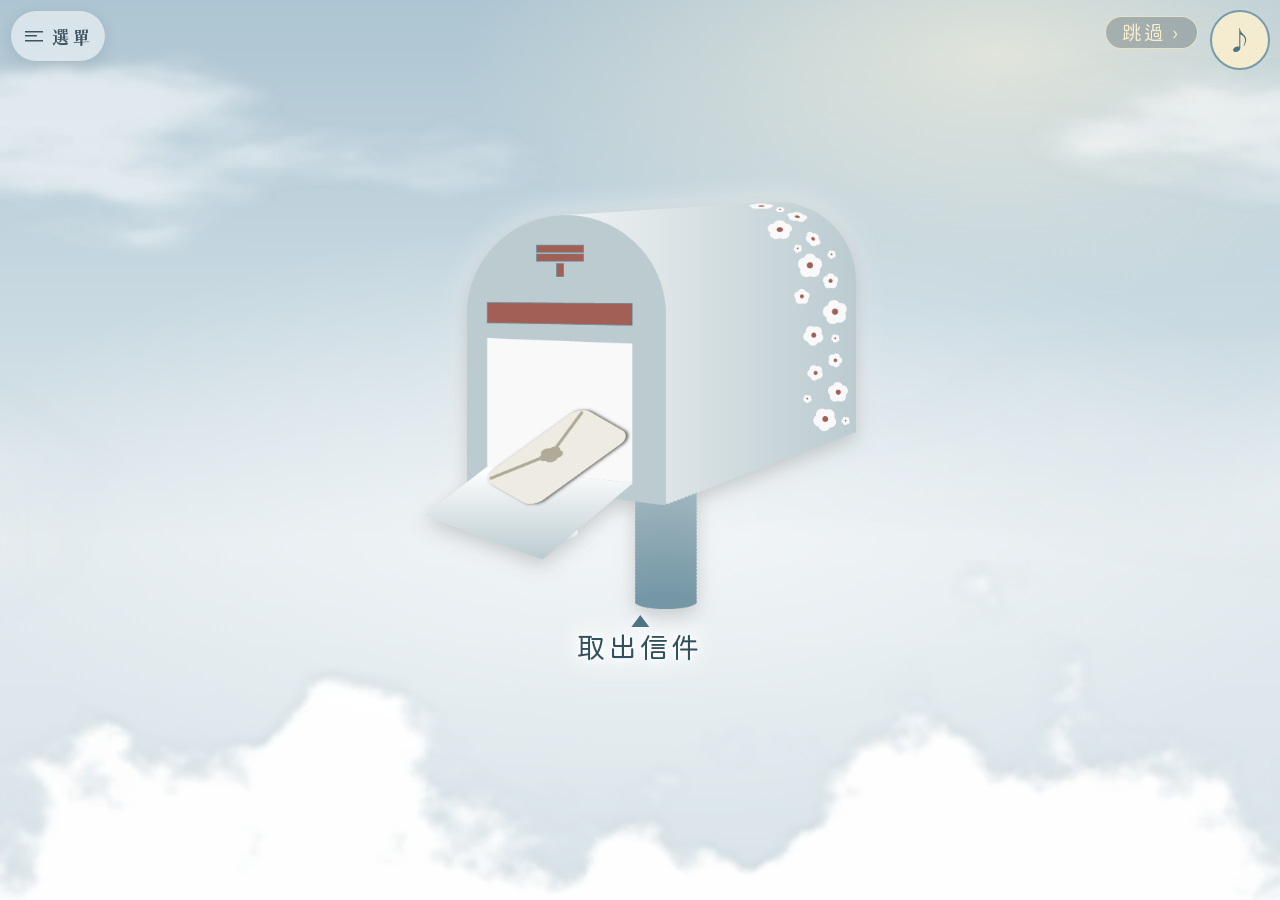
<file: story.html>
<!DOCTYPE html>
<html lang="zh-TW">
<head>
<meta charset="UTF-8">
<meta name="viewport" content="width=device-width, initial-scale=1, viewport-fit=cover">
<meta name="theme-color" content="#789aa9">
<title>遺落成華｜小故事</title>

<!--
  ═════ 小故事（改版：三段、11 句）═════
  第一段｜寄給你的信：點信箱取出信 → 簽名收下 → 信打開、小知探出頭（第 1–3 句）
  第二段｜不開的那一朵：夜晚花園，點花苞看介紹 →「就是這朵」選主題（第 4–6 句）
  第三段｜寫在羽毛上：在羽毛紙寫下遺憾 → 羽毛飄落到選的花上→ 寫好了：實體體驗卡牌／線上體驗卡牌；先跳過：直接到結尾
  結尾：感謝＋神秘小禮物＋花園牆，下方回饋表單

  素材（images/）
  信箱      mailbox2（有信）、mailbox（取出信後的空信箱）
  信封      letter-close、letter-open（1000×1000；小知從信封開口探出頭）
  小知      keeper1
  花園背景  用全站的雲朵天空（site-bg.css）＋下方綠色草地（CSS 畫的 .meadow），不用圖
  花朵      flower1 洋甘菊、flower2 桔梗花、flower3 繡球花、flower4 櫻花（正方形）、bud-seed 種子；五個一樣大，手機直放 3＋2 兩排、橫放一排
            「看過」「微亮」不用另外畫，用程式調整亮度與光暈
  介紹卡圖  flower1～flower4（正方形，網頁版 1000×1000）
  羽毛      feather（300×600）
  主題卡    card-friend、card-love、card-future、card-money、card-other（工作人員按「查看主題卡」時滿版顯示）

  台詞、介紹卡文字：在下方 <script> 的 ✏️ 區，直接改引號裡的字就好。
-->

<script>
function imgOk(i){ i.parentElement.classList.remove('empty'); }
function imgMiss(i){                 // 圖片讀不到：顯示佔位框
  const f = i.getAttribute('src') || '';
  i.parentElement.classList.add('empty'); i.parentElement.dataset.file = f;
  console.warn('找不到圖片：' + f);
}
</script>
<style>
  :root{
    --blue:#789baa; --deep:#4e7486; --rose:#e1beb9; --cream:#f7eed0; --blush:#f1e0e4; --lav:#ede2ef;
    --ink:#3d535d; --night:#1f2b31; --paper:#f8f5ee;
    --font:"Rounded","PingFang TC","Noto Sans TC","Microsoft JhengHei",sans-serif;
    --serif:"FYSong","Noto Serif TC","PingFang TC","Microsoft JhengHei",serif;
    --top:64px;
    --em:clamp(22px,3.6vmin,38px);                     /* 對話框文字大小：手機約 22px、平板約 28–36px */
    --dlg:calc(var(--em) * 5.1 + 86px);                /* 對話框最高約 3 行（手機直式） */
    --gap:max(16px,env(safe-area-inset-bottom),3.5svh);  /* 對話框離畫面底部的距離（平板會抬高一點） */
    --sh:calc(100svh - var(--top) - env(safe-area-inset-top) - var(--dlg) - var(--gap) - 18px);   /* 舞台（圖片區）高度 */
  }
  @media (min-aspect-ratio:1/1){ :root{--top:12px;--dlg:calc(var(--em) * 3.4 + 86px)} }
  *,*::before,*::after{box-sizing:border-box}
  html,*{touch-action:manipulation}   /* 快速連點不會放大；雙指縮放仍可使用 */
  html,body{margin:0;min-height:100%;max-width:100%;overflow-x:clip}
  body{
    --bg:none;                                   /* 一般畫面用全站共用背景（site-bg.css）；花園畫面換成夜晚花園 */
    font-family:var(--font);color:var(--ink);overflow:hidden;
    -webkit-tap-highlight-color:transparent;user-select:none;
    background:var(--bg) center/cover no-repeat;background-color:#cfdbe1;
  }
  /* 花園畫面：沿用全站的雲朵天空，下方加一片綠色草地（.meadow），像走進花園裡 */
  .meadow{position:fixed;left:0;right:0;bottom:0;height:68vh;z-index:-1;pointer-events:none;opacity:0;transition:opacity .9s ease;
    background:
      radial-gradient(ellipse 70% 40% at 12% 84%,rgba(122,166,118,.95) 0 62%,rgba(122,166,118,0) 70%),
      radial-gradient(ellipse 64% 36% at 88% 88%,rgba(132,174,124,.95) 0 60%,rgba(132,174,124,0) 69%),
      radial-gradient(ellipse 95% 58% at 50% 96%,rgba(150,188,138,.92) 0 62%,rgba(150,188,138,0) 72%),
      radial-gradient(ellipse 120% 70% at 30% 92%,rgba(178,205,160,.85) 0 60%,rgba(178,205,160,0) 74%),
      radial-gradient(ellipse 120% 72% at 78% 90%,rgba(196,216,178,.8) 0 58%,rgba(196,216,178,0) 74%);
    -webkit-mask-image:linear-gradient(to top,#000 72%,transparent);mask-image:linear-gradient(to top,#000 72%,transparent)}
  body.garden .meadow{opacity:1}
  .hid{display:none!important}
  button{font:inherit;color:inherit;cursor:pointer}

  /* ───── 舞台：上方留給選單，下方留給對話框 ───── */
  .stage{position:fixed;left:0;right:0;top:calc(var(--top) + env(safe-area-inset-top));bottom:calc(var(--dlg) + var(--gap) + 18px);
    display:flex;align-items:center;justify-content:center}
  #curtain{position:fixed;inset:0;z-index:35;background:var(--night);opacity:0;pointer-events:none;transition:opacity .6s}
  #curtain.on{opacity:1;pointer-events:auto}

  /* 佔位框（圖片還沒放時） */
  .empty{border:3px dashed var(--cream);border-radius:14px;background:rgba(247,238,208,.25)}
  .empty img{visibility:hidden}
  .empty::after{content:attr(data-file);position:absolute;left:0;right:0;top:45%;text-align:center;font-size:14px;color:var(--cream)}

  /* 引導：直接出現在物件旁，純文字＋小箭頭 */
  .cue{display:none;position:absolute;left:50%;bottom:calc(100% + 6px);z-index:5;flex-direction:column;align-items:center;
    transform:translateX(-50%);white-space:nowrap;pointer-events:none;
    font-size:max(18px,calc(var(--em) * .86));line-height:1.3;color:#34505d;letter-spacing:.12em;
    text-shadow:0 0 4px #fff,0 0 10px rgba(255,255,255,.95),0 0 18px rgba(255,255,255,.8);animation:cuebob 1.1s ease-in-out infinite}
  .cue::after{content:"";margin-top:2px;border-left:9px solid transparent;border-right:9px solid transparent;
    border-top:12px solid #4e7486;filter:drop-shadow(0 0 4px rgba(255,255,255,.9))}
  .hinted .cue{display:flex}
  .cue-below .cue{bottom:auto;top:calc(100% + 6px);flex-direction:column-reverse}
  .cue-below .cue::after{margin:0 0 2px;border-top:0;border-bottom:12px solid #4e7486}
  @keyframes cuebob{0%,100%{transform:translate(-50%,0)}50%{transform:translate(-50%,6px)}}
  .glow{filter:drop-shadow(0 0 14px rgba(255,255,255,.85));animation:pulse 1.8s ease-in-out infinite}
  @keyframes pulse{50%{scale:1.04}}
  .popin{animation:popin .6s cubic-bezier(.2,.9,.3,1.2)}
  @keyframes popin{from{scale:.6;opacity:0}to{scale:1;opacity:1}}

  /* ───── 第一段：信箱與信 ───── */
  #s1{gap:0}
  #mailbox{position:relative;border:0;background:none;padding:0;height:min(calc(var(--sh) * .86),110vw);aspect-ratio:4/5;transition:opacity .6s,scale .6s,translate .6s}
  #mailbox img{width:100%;height:100%;object-fit:contain;display:block;pointer-events:none;filter:drop-shadow(0 6px 10px rgba(31,43,49,.25))}
  #mailbox.away{position:absolute;opacity:.35;scale:.8;pointer-events:none}
  #letter{position:relative;border:0;background:none;padding:0;width:min(90vw,calc(var(--sh) * .74),900px);aspect-ratio:1;margin-top:calc(var(--sh) * .2)}
  #letter .env{position:absolute;inset:0;width:100%;height:100%;object-fit:contain;display:block;pointer-events:none;
    filter:drop-shadow(0 8px 12px rgba(31,43,49,.25))}
  /* 小知從信封開口探出頭：外框的底邊＝信封開口（letter-open 圖由上往下 37.8% 處），超出的部分藏在開口後面 */
  #peek{position:absolute;left:19%;width:62%;bottom:62.2%;height:72%;overflow:hidden;pointer-events:none;z-index:2}
  #peek img{position:absolute;left:0;bottom:0;width:100%;height:auto;translate:0 100%;transition:translate 1s cubic-bezier(.2,.9,.3,1.15)}
  #letter.peek #peek img{translate:0 9%}

  /* ───── 第二、三段：夜晚花園 ───── */
  /* 花園：上面小知，下面五個一樣大的格子（--slot），花苞在格子裡等比例放大、底部對齊。
     手機/平板直式：3＋2 兩排；電腦/橫放：一排 5 個 */
  .wall{--slot:min(28vw,calc(var(--sh) * .34));display:grid;justify-content:center;align-content:center;
    grid-template-columns:repeat(6,calc(var(--slot) / 2));column-gap:1.6vw;row-gap:calc(var(--slot) * .06);
    grid-template-areas:"k k k k k k" "a a b b c c" ". d d e e ." "t t t t t t"}
  @media (min-aspect-ratio:1/1){
    .wall{--slot:min(17vw,calc(var(--sh) * .5));grid-template-columns:repeat(5,var(--slot));
      grid-template-areas:"k k k k k" "a b c d e" "t t t t t"}
  }
  .it{position:relative;padding:0;border:0;background:none;width:var(--slot);height:var(--slot);justify-self:center;
    display:flex;align-items:flex-end;justify-content:center}
  .it img{display:block;max-width:100%;max-height:100%;width:auto;height:auto;pointer-events:none}
  #gkeeper{grid-area:k;height:calc(var(--slot) * .95);width:calc(var(--slot) * 1.1)}
  #b1{grid-area:a} #b2{grid-area:b} #b3{grid-area:c} #b4{grid-area:d} #b5{grid-area:e}
  .bud{align-items:center}                       /* 五朵花一樣大（正方形格子），整齊排列 */
  #gkeeper img{filter:drop-shadow(0 4px 8px rgba(31,43,49,.3))}
  /* 花苞：還沒看過＝垂頭、暗；看過＝抬頭、亮一點；選到＝原色；羽毛落下後＝發光 */
  .bud{transform-origin:50% 100%;rotate:-6deg;transition:rotate .6s,filter .6s,opacity .6s}
  .bud img{filter:grayscale(.65) brightness(.88) contrast(.9);opacity:.85;transition:filter .6s,opacity .6s}
  .bud.seen{rotate:0deg}
  .bud.seen img{filter:grayscale(.2) brightness(.97);opacity:1}
  .bud.chosen{rotate:0deg}
  .bud.chosen img{filter:none;opacity:1}
  .bud.dim{opacity:.45}
  .bud.lit img{filter:drop-shadow(0 0 10px rgba(255,244,200,.95)) drop-shadow(0 0 26px rgba(255,236,170,.75));animation:lit 2.4s ease-in-out infinite}
  @keyframes lit{50%{filter:drop-shadow(0 0 16px rgba(255,248,215,1)) drop-shadow(0 0 40px rgba(255,236,170,.9))}}
  .pick .bud{cursor:pointer}
  .pick .bud:hover{translate:0 -4px}
  #pickTip{grid-area:t;justify-self:center;margin:calc(var(--slot) * .08) 0 0;white-space:nowrap;text-align:center;font-size:max(17px,calc(var(--em) * .8));color:#34505d;
    letter-spacing:.08em;text-shadow:0 0 4px #fff,0 0 10px rgba(255,255,255,.95),0 0 18px rgba(255,255,255,.8);pointer-events:none}
  /* 羽毛飄落：像鐘擺一樣左右擺盪、往擺動方向傾斜，越接近花越慢；落下後化成光點融進花裡 */
  #feather{position:fixed;left:0;top:0;z-index:29;width:calc(var(--slot,90px) * .2);pointer-events:none;opacity:0;will-change:transform,opacity}
  #feather img{width:100%;display:block;   /* 羽毛圖和花園背景同色系：飄落時調亮並加柔光，才看得清楚 */
    filter:brightness(1.75) saturate(.3) drop-shadow(0 0 6px rgba(255,255,255,.8)) drop-shadow(0 0 16px rgba(255,248,220,.5))}
  .spark{position:fixed;z-index:29;width:8px;height:8px;margin:-4px 0 0 -4px;border-radius:50%;pointer-events:none;
    background:#fff8dc;box-shadow:0 0 8px 2px rgba(255,240,190,.9)}
  .ring{position:fixed;z-index:28;border-radius:50%;pointer-events:none;border:2px solid rgba(255,244,205,.85);
    box-shadow:0 0 18px rgba(255,240,190,.7)}

  /* ───── 選單、跳過 ───── */
  /* 選單按鈕與清單的樣式在 site-bg.css（全站共用） */
  #menu{display:flex}
  /* 背景音樂開關（右上角，和排卡頁一樣） */
  #music-btn{position:fixed;top:calc(env(safe-area-inset-top) + 10px);right:calc(env(safe-area-inset-right) + 10px);z-index:50;
    width:clamp(44px,7vmin,60px);aspect-ratio:1;padding:0;border:2.5px solid var(--blue);border-radius:50%;
    background:rgba(247,238,208,.95);color:var(--deep);font-size:clamp(20px,3.4vmin,26px);display:grid;place-items:center}
  #music-btn.off{opacity:.45;text-decoration:line-through}
  .cbox p.verse{line-height:2;margin-bottom:6px}
  #music-btn:focus-visible{outline:3px solid var(--ink);outline-offset:3px}
  #skip{position:fixed;z-index:39;top:calc(env(safe-area-inset-top) + 16px);right:calc(env(safe-area-inset-right) + 22px + clamp(44px,7vmin,60px));
    font-size:clamp(16px,.5vw + 13px,20px);letter-spacing:.14em;padding:6px 16px;border-radius:999px;
    border:1.5px solid rgba(247,238,208,.8);background:rgba(31,43,49,.25);color:var(--cream)}
  #skip:hover{background:rgba(31,43,49,.4)}
  #menu-btn:focus-visible,#menu a:focus-visible,#menu button:focus-visible,#skip:focus-visible{outline:3px solid var(--ink);outline-offset:3px}

  /* ───── 對話框 ───── */
  #talk{position:fixed;z-index:30;left:50%;transform:translateX(-50%);bottom:var(--gap);
    font-size:var(--em);line-height:1.7;line-break:strict;text-wrap:pretty;
    width:min(92vw,20em);padding:.5em 1em .4em;display:flex;flex-direction:column;gap:4px;cursor:pointer}
  #talk[data-w="1"]{--tb:var(--cream)}
  #talk[data-w="2"]{--tb:var(--cream)}
  #talk-name{margin-bottom:-4px}
  #talk-text{position:relative}
  #choices{display:flex;flex-wrap:wrap;gap:8px;margin-top:6px}
  #choices button{flex:1 1 45%;font-size:calc(var(--em) * .8);padding:8px 14px;border-radius:999px;border:0;
    background:var(--deep);color:#fff;box-shadow:0 3px 0 rgba(61,83,93,.2)}
  #choices button + button{background:var(--blue)}
  #choices button:focus-visible{outline:3px solid var(--ink);outline-offset:2px}
  #talk.menu .ctrl{display:none}
  .ctrl{position:relative;align-self:stretch;display:flex;justify-content:space-between;margin-top:2px}
  .ctrl button{font-size:max(16px,calc(var(--em) * .62));padding:4px 2px;border:0;background:none;color:inherit;opacity:.7;letter-spacing:.12em;transition:opacity .2s}
  .ctrl button:hover{opacity:1}
  #next{margin-left:auto}
  .ctrl button:focus-visible{outline:3px solid var(--ink);outline-offset:2px}
  .ch{opacity:0}
  .ch.on{opacity:1;transition:opacity .15s}

  /* 畫面正中間的大按鈕（最後的排卡選擇） */
  #cchoices{position:fixed;inset:0;z-index:31;display:flex;flex-direction:column;align-items:center;justify-content:center;gap:14px;
    padding:16px;background:rgba(31,43,49,.45)}
  #cchoices button{width:min(86vw,14em);font-size:calc(var(--em) * .9);padding:13px 20px;border-radius:999px;border:0;
    background:var(--deep);color:#fff;box-shadow:0 4px 0 rgba(31,43,49,.3);letter-spacing:.06em}
  #cchoices button + button{background:var(--cream);color:var(--deep)}
  #cchoices button:focus-visible{outline:3px solid var(--cream);outline-offset:3px}
  #cchoices .cq{width:min(88vw,calc(var(--em) * 17));text-align:center;font-size:calc(var(--em) * .9);line-height:1.7;color:var(--cream);
    text-shadow:var(--glow);margin-bottom:10px;text-wrap:pretty;line-break:strict}
  #cchoices button.back{width:auto;background:none!important;border:0!important;box-shadow:none;color:var(--cream);
    font-size:calc(var(--em) * .72);padding:8px 16px;margin-top:4px;opacity:.85;text-decoration:underline;text-underline-offset:5px}
  #cchoices.arming button,#choices.arming button{opacity:.45;transition:opacity .3s}
  #cchoices button,#choices button{transition:opacity .3s}

  /* ───── 彈出視窗 ───── */
  .ov{position:fixed;inset:0;z-index:40;display:flex;align-items:center;justify-content:center;padding:16px;
    background:rgba(31,43,49,.5);backdrop-filter:blur(3px)}
  .mbox,.cbox{width:min(92vw,calc(var(--em) * 22),720px);padding:26px 24px;border-radius:24px;text-align:center}
  .cbox{max-height:92svh;overflow:auto}
  @media (max-width:380px){ .cbox{padding:22px 14px} }
  .cbox h3,.cbox p,.mbox h3,.mbox p{word-break:normal;overflow-wrap:anywhere;text-wrap:pretty;line-break:strict}
  .cbox p{margin:8px 0;font-size:max(17px,calc(var(--em) * .78));line-height:1.7}
  .cbox .small{font-size:max(15px,calc(var(--em) * .66));color:var(--deep)}
  .mbox h3{margin:0 0 16px;font-size:max(20px,calc(var(--em) * .9));font-weight:normal;line-height:1.6}
  .mbox input{width:100%;font:inherit;font-size:22px;text-align:center;padding:10px;border-radius:14px;
    border:2px solid var(--blue);background:#fff;color:var(--ink);user-select:text}
  .mbox input:focus{outline:3px solid var(--blue)}
  #err{min-height:30px;margin:8px 0;font-size:18px}
  .big{display:block;width:100%;margin:10px 0 12px;font-size:max(18px,calc(var(--em) * .82));padding:11px 18px;
    border-radius:999px;border:0;letter-spacing:.06em;box-shadow:0 3px 0 rgba(61,83,93,.2);transition:transform .15s;background:var(--deep);color:#fff}
  .big:active{transform:translateY(2px)}
  .big.light{background:var(--blue)}
  .link{border:0;background:none;text-decoration:underline;text-underline-offset:4px;font-size:clamp(17px,.4vw + 14px,20px);padding:6px}
  .big:focus-visible,.link:focus-visible{outline:3px solid var(--ink);outline-offset:3px}

  /* 介紹卡：花圖＋花名｜主題＋一句話＋花語＋介紹 */
  #intro .cbox{text-align:left;padding-top:18px}
  #in-pic{position:relative;height:min(30svh,440px);margin:0 auto 6px;display:flex;justify-content:center}
  #in-pic img{height:100%;width:auto;object-fit:contain;display:block}
  #intro h3{margin:4px 0 2px;text-align:center;font-size:max(24px,calc(var(--em) * 1.1));color:var(--deep)}
  #in-one{text-align:center;margin:0 0 10px;font-size:max(16px,calc(var(--em) * .74))!important;color:var(--ink)}
  #in-lang{text-align:center;margin:0 0 12px;padding:8px 0;border-top:1px solid rgba(78,116,134,.25);border-bottom:1px solid rgba(78,116,134,.25);
    font-size:max(15px,calc(var(--em) * .66))!important;color:var(--deep)}
  #in-text{font-family:var(--serif);font-size:max(16px,calc(var(--em) * .72))!important;line-height:1.85!important}

  /* 羽毛書寫卡：一張羽毛紙，可以直接打字 */
  #note .nbox{width:min(92vw,calc(var(--em) * 22),620px);max-height:92svh;overflow:auto;padding:26px 22px 18px;border-radius:24px;text-align:center;outline:none;
    background:linear-gradient(180deg,rgba(252,249,240,.97),rgba(246,240,226,.97));box-shadow:0 18px 50px rgba(20,30,36,.35)}
  #note-q{margin:0 0 14px;font-family:var(--serif);font-size:max(18px,calc(var(--em) * .82));line-height:1.75;color:var(--deep);text-wrap:pretty}
  #note .paper{position:relative;display:block;text-align:left;padding:14px 16px 10px 16px;border-radius:16px;cursor:text;
    background:#fffdf7;border:1px solid rgba(78,116,134,.22);box-shadow:inset 0 1px 6px rgba(78,116,134,.08);overflow:hidden}
  #note .nf{position:absolute;right:-6px;top:-10px;height:115%;width:auto;opacity:.18;pointer-events:none;rotate:14deg}
  #note-pre{position:relative;display:block;font-family:var(--serif);font-size:max(19px,calc(var(--em) * .86));color:var(--accent,#a85a54);letter-spacing:.08em}
  #note-txt{position:relative;display:block;width:100%;margin-top:4px;border:0;outline:none;resize:none;background:transparent;
    font-family:var(--serif);font-size:max(18px,calc(var(--em) * .8));line-height:2;color:var(--ink);user-select:text;
    background-image:repeating-linear-gradient(transparent 0 calc(2em - 1px),rgba(78,116,134,.25) calc(2em - 1px) 2em);background-attachment:local}
  #note-txt::placeholder{color:rgba(61,83,93,.45)}
  #note .paper:focus-within{border-color:rgba(78,116,134,.5)}
  #note-tip{margin:10px 0 6px;font-size:max(14px,calc(var(--em) * .6));line-height:1.6;color:#5d7480;text-wrap:pretty}
  #note .big{background:var(--deep);color:#fff;text-shadow:none;box-shadow:0 3px 0 rgba(61,83,93,.2)}
  #note .big.light{background:transparent;color:var(--deep);border:1px solid rgba(78,116,134,.45);box-shadow:none}
  #note.arming .big{opacity:.45} #note .big{transition:opacity .3s}

  /* 現場排卡、結尾 */
  #onsite{padding-bottom:calc(84px + env(safe-area-inset-bottom))}
  #onsite .cbox{max-height:100%}
  #onsite img.ill{display:block;width:100%;height:auto;border-radius:14px;margin-bottom:10px}
  .fb{margin-top:18px;padding-top:16px;border-top:1px solid rgba(78,116,134,.3)}
  .fb h3{font-size:clamp(20px,.6vw + 15px,23px);font-weight:normal;margin:0 0 4px;color:var(--deep)}
  .rate{display:flex;justify-content:center;gap:6px;margin:8px 0 10px}
  .rate button{width:46px;height:46px;padding:0;border:0;background:none;position:relative;font-size:30px;line-height:1}
  .rate img{position:absolute;inset:0;width:100%;height:100%;object-fit:contain}
  .rate img.on,.rate button.on img.off{opacity:0}
  .rate button.on img.on{opacity:1}
  .rate.emoji button{filter:grayscale(1);opacity:.4}
  .rate.emoji button.on{filter:none;opacity:1}
  .fbtext{width:100%;min-height:90px;font:inherit;font-size:18px;padding:10px 12px;border-radius:12px;
    border:1.5px solid var(--blue);background:#fff;color:var(--ink);resize:vertical;user-select:text}
  .hp{position:absolute;left:-9999px;width:1px;height:1px;opacity:0}
  #e-msg{min-height:1.4em}
  .staff{position:absolute;right:8px;bottom:max(14px,env(safe-area-inset-bottom));width:150px;display:flex;flex-direction:column;
    align-items:flex-end;gap:4px;font-size:13px;line-height:1.4;text-align:right;color:rgba(247,238,208,.85)}
  .staff button{font-size:14px;padding:3px 10px;border-radius:10px;border:1.5px solid rgba(247,238,208,.6);background:transparent;color:rgba(247,238,208,.9)}

  /* 主題卡（工作人員用）：滿版顯示 */
  #cardview{position:fixed;inset:0;z-index:45;background:#0f161a;display:flex;align-items:center;justify-content:center;overflow:hidden}
  #cardview .cv{width:100vw;height:100svh;display:grid;place-items:center}
  #cardview img{width:auto;height:auto;max-width:96vw;max-height:94svh;object-fit:contain;display:block}   /* 整張完整顯示，不裁切 */
  #cv-ph{text-align:center;color:var(--cream);padding:24px;border:3px dashed var(--cream);border-radius:24px;font-size:clamp(34px,5vw,64px)}
  #cv-ph small{display:block;font-size:.4em;opacity:.8;margin-top:8px}

  @media (prefers-reduced-motion:reduce){
    .glow,.cue,.popin,.bud.lit img{animation:none} .ch.on,#curtain,.bud,.bud img,#peek img,#mailbox{transition:none}
  }
  /* ═════ 精緻版外觀：不用方框，文字帶光暈（同「點一朵花」那句），背景整片半霧透明 ═════ */
  :root{--glow:0 0 3px rgba(31,43,49,.85),0 0 3px rgba(31,43,49,.85),0 1px 10px rgba(31,43,49,.7);
    --hair:rgba(247,238,208,.38)}                        /* 細線顏色 */
  /* 對話框：半透明霧面，細框線，文字帶光暈 */
  #talk{background:rgba(44,64,73,.58);-webkit-backdrop-filter:blur(10px) saturate(1.1);backdrop-filter:blur(10px) saturate(1.1);
    border:1px solid var(--hair);border-radius:18px;box-shadow:0 8px 30px rgba(31,43,49,.18);
    color:var(--cream);text-shadow:var(--glow)}
  #talk-name{color:rgba(247,238,208,.75);letter-spacing:.3em;font-size:.56em}
  #choices button,.big,#cchoices button{background:rgba(247,238,208,.92);color:var(--deep);text-shadow:none;
    border:1px solid rgba(247,238,208,.92);box-shadow:none;letter-spacing:.12em}
  #choices button + button,.big.light,#cchoices button + button{background:transparent;color:var(--cream);
    border:1px solid rgba(247,238,208,.75);text-shadow:var(--glow)}
  #choices button:hover,.big:hover,#cchoices button:hover{filter:brightness(1.06)}
  /* 彈出畫面：整個螢幕半霧透明，文字直接浮在上面 */
  .ov,#cchoices{background:rgba(44,64,73,.66);-webkit-backdrop-filter:blur(14px) saturate(1.1);backdrop-filter:blur(14px) saturate(1.1)}
  .mbox,.cbox{background:none;border:0;box-shadow:none;color:var(--cream);text-shadow:var(--glow)}
  .cbox .small,#intro h3,#in-one,#in-lang,.fb h3{color:var(--cream)}
  .cbox .small{opacity:.88}
  #in-lang,.fb{border-color:var(--hair)!important}
  #intro h3{font-weight:500;letter-spacing:.12em}
  .link{color:var(--cream);text-shadow:var(--glow);text-decoration-thickness:1px}
  .mbox input,.fbtext{background:rgba(255,255,255,.12);border:1px solid rgba(247,238,208,.6);color:var(--cream);text-shadow:none}
  .mbox input::placeholder,.fbtext::placeholder{color:rgba(247,238,208,.6)}
  .mbox input:focus,.fbtext:focus{outline:1px solid var(--cream);outline-offset:2px}
  #err{color:#ffd9cf}
  #onsite img.ill{max-width:min(70%,320px);margin:0 auto 10px;filter:drop-shadow(0 4px 10px rgba(31,43,49,.3))}
  #in-yes{margin-bottom:14px}
  #in-pic img{filter:drop-shadow(0 6px 16px rgba(31,43,49,.35))}
  .big:focus-visible,.link:focus-visible,#choices button:focus-visible,#cchoices button:focus-visible{outline:2px solid var(--cream);outline-offset:3px}
  /* 平板：彈出畫面的字放大 */
  @media (min-width:600px){
    .mbox,.cbox{width:min(90vw,calc(var(--em) * 24),760px)}
    .cbox p{font-size:calc(var(--em) * .9)}
    .cbox .small{font-size:calc(var(--em) * .74)}
    .big{font-size:calc(var(--em) * .9);padding:13px 18px}
    #onsite img.ill{max-width:min(60%,380px)}
  }
</style>
<link rel="stylesheet" href="site-bg.css?v=1119c">
</head>

<body>
<div class="site-bg" aria-hidden="true"></div>
<div class="meadow" aria-hidden="true"></div>
<main>
  <!-- 第一段：寄給你的信 -->
  <section class="stage" id="s1">
    <button class="cue-below" id="mailbox" type="button" aria-label="信箱">
      <img src="images/mailbox2.png" alt="" onload="imgOk(this)" onerror="imgMiss(this)">
      <span class="cue"><span class="cue-t"></span></span>
    </button>
    <button class="cue-below hid" id="letter" type="button" aria-label="寄給你的信">
      <span id="peek"><img src="images/keeper1.webp" alt="" onerror="imgMiss(this)"></span>
      <img class="env" id="envImg" src="images/letter-close.webp" alt="" onerror="imgMiss(this)">
      <span class="cue"><span class="cue-t"></span></span>
    </button>
  </section>

  <!-- 第二、三段：夜晚花園 -->
  <section class="stage hid" id="s2">
    <div class="wall" id="garden">
      <div class="it" id="gkeeper"><img src="images/keeper1.webp" alt="" onerror="imgMiss(this)"></div>
      <button class="it bud" id="b1" type="button" data-n="1" aria-label="洋甘菊"><img src="images/flower1.webp" alt="" onerror="imgMiss(this)"></button>
      <button class="it bud" id="b2" type="button" data-n="2" aria-label="桔梗花"><img src="images/flower2.webp" alt="" onerror="imgMiss(this)"></button>
      <button class="it bud" id="b3" type="button" data-n="3" aria-label="繡球花"><img src="images/flower3.webp" alt="" onerror="imgMiss(this)"></button>
      <button class="it bud" id="b4" type="button" data-n="4" aria-label="櫻花"><img src="images/flower4.webp" alt="" onerror="imgMiss(this)"></button>
      <button class="it bud" id="b5" type="button" data-n="5" aria-label="種子"><img src="images/bud-seed.webp" alt="" onerror="imgMiss(this)"></button>
      <p id="pickTip" class="hid">點一朵花，看看它連著哪一種課題</p>
    </div>
  </section>
</main>
<div id="feather" aria-hidden="true"><img src="images/feather.webp" alt="" onerror="imgMiss(this)"></div>
<div id="curtain"></div>

<button id="music-btn" type="button" aria-label="背景音樂開關">♪</button>
<button id="menu-btn" class="menu-ico" type="button" aria-label="選單" aria-expanded="false"><span class="mi" aria-hidden="true"></span><span class="ml">選單</span></button>
<nav id="menu" class="hid">
  <a href="index.html">回到首頁</a>
  <button type="button" id="reset">重新開始</button>
  <button type="button" id="toEnd">結束</button>
  <button type="button" id="staff-open">工作人員</button>
</nav>
<button id="skip" type="button">跳過 ›</button>

<div id="cchoices" class="hid"></div>

<div id="talk" class="hid" data-w="1">
  <div id="talk-name">小知</div>
  <div id="talk-text"></div>
  <div id="choices" class="hid"></div>
  <div class="ctrl">
    <button type="button" id="prev">‹ 上一句</button>
    <button type="button" id="next">下一句 ›</button>
  </div>
</div>

<!-- 簽名收下信 -->
<div id="modal" class="ov hid">
  <div class="mbox">
    <h3>這封信是寄給你的<br>簽上名字收下它吧</h3>
    <input id="inp" type="text" maxlength="20" placeholder="請輸入名字" autocomplete="off" enterkeyhint="done" aria-label="名字">
    <div id="err" role="alert"></div>
    <button type="button" id="ok" class="big">簽名收下</button>
  </div>
</div>

<!-- 花苞介紹卡 -->
<div id="intro" class="ov hid" role="dialog" aria-modal="true" aria-labelledby="in-title">
  <div class="cbox">
    <div id="in-pic"><img id="in-img" alt="" onload="imgOk(this)" onerror="imgMiss(this)"></div>
    <h3 id="in-title"></h3>
    <p id="in-one"></p>
    <p id="in-lang"></p>
    <p id="in-text"></p>
    <button type="button" id="in-yes" class="big">就是這朵</button>
    <button type="button" id="in-no" class="big light">再看看</button>
  </div>
</div>

<!-- 羽毛書寫卡 -->
<div id="note" class="ov hid" role="dialog" aria-modal="true" aria-labelledby="note-q">
  <div class="nbox" tabindex="-1">
    <p id="note-q"></p>
    <label class="paper"><img class="nf" src="images/feather.webp" alt="" onerror="this.remove()">
      <span id="note-pre"></span><textarea id="note-txt" maxlength="80" rows="4"></textarea></label>
    <p id="note-tip"></p>
    <button type="button" id="note-ok" class="big"></button>
    <button type="button" id="note-skip" class="big light"></button>
  </div>
</div>

<!-- 實體體驗卡牌（跟攤主一起） -->
<div id="onsite" class="ov hid" role="dialog" aria-modal="true">
  <div class="cbox">
    <img class="ill" src="images/onsite.png" alt="" onerror="this.classList.add('hid')">
    <p>請帶著這個畫面和你的羽毛，<br>找現場的攤主，<br>我們會陪著你一起使用卡牌。</p>
    <p class="small">過程中不需要告訴我們事情的細節，<br>只要跟著卡牌，慢慢整理自己的感受就好。</p>
    <button type="button" id="o-end" class="big">結束旅行</button>
    <button type="button" id="o-online" class="big light">改成線上體驗卡牌</button>
  </div>
  <div class="staff">
    <button type="button" id="o-card">查看主題卡</button>
    <span>由工作人員按下此按鈕<br>請勿自行按下</span>
  </div>
</div>

<!-- 結尾 -->
<div id="endbox" class="ov hid" data-fx-petals="front" role="dialog" aria-modal="true">
  <div class="cbox">
    <!-- 小知的結尾：不用逗號，一個短句一行 -->
    <p class="verse">無論你現在心裡是否帶著遺憾<br>都謝謝你今天的到來。</p>
    <p class="verse">如果可以<br>願你能坦然地放下曾經那些「如果」。<br>過去不必被修補得完美無憾<br>把感受放回現在<br>此刻正讀著這段話的你<br>就已經值得被好好肯定。</p>
    <p id="end-gift">我們在現場準備了一份神秘小禮物，出示這個畫面就能向攤主領取。也歡迎把寫好的羽毛紙掛到我們的花園牆上，一起打卡拍照～</p>
    <button type="button" id="end-shop" class="big">看看卡牌套組</button>
    <button type="button" id="end-home" class="big light">結束旅行</button>

    <!-- 回饋（和排卡結果頁共用同一個回饋後台） -->
    <div class="fb">
      <h3>給我們一點回饋吧</h3>
      <p class="small">你的回饋能夠幫助我們更加完整！<br>歡迎寫下這次的體驗～</p>
      <div class="rate" id="e-rate"></div>
      <textarea id="e-fbtext" class="fbtext" maxlength="500" placeholder="想對我們說的話…（選填）"></textarea>
      <input id="e-hp" class="hp" type="text" tabindex="-1" autocomplete="off" aria-hidden="true">
      <button type="button" id="e-send" class="big">送出回饋</button>
      <p class="small" id="e-msg"></p>
    </div>
  </div>
</div>

<!-- 工作人員用：滿版顯示主題卡（點一下畫面就關閉） -->
<div id="cardview" class="hid" aria-hidden="true">
  <div class="cv"><img id="cv-img" alt="" class="hid"><div id="cv-ph" class="hid"></div></div>
</div>

<script>
/* =========================================================
   ✏️ 台詞（全部由知更鳥「小知」說；{name} 會換成簽下的名字，\n 是換行）
   ========================================================= */
const LINES1 = [                                   // 第一段｜寄給你的信
  '{name}，太好了，你收到我的信了！',
  '我是你心靈花園的管理員知更鳥-小知',
  '最近你的心靈花園裡，好像因為某些原因，花兒們一直無法長大……'
];
const LINES2 = [                                   // 第二段｜不開的那一朵
  '這裡的每一種花都連著一種人生的課題',
  '當心裡有遺憾的時候，花就無法綻放',
  '是不是現在你心裡有些遺憾的故事呢？那件遺憾，跟哪一種花有關呢？'
];
const LINE_OPEN  = '打開信封吧！信封裡有一片我的羽毛';
const LINE_WRITE = '在羽毛上的「如果那時」寫下遺憾的事情，像是說你做了什麼決定，又或是想做卻沒做什麼？';
const BTN_WROTE = '我寫好了', BTN_SKIPWRITE = '我想先跳過';
// 羽毛書寫卡：可以直接在畫面上的羽毛紙打字（不打也可以，現場的人可以寫在實體羽毛紙上）
const NOTE_PRE   = '如果那時，';
const NOTE_PH    = '寫下那件讓你放不下的事……';
const NOTE_TIP   = '在攤位現場的話，也可以寫在你手上的羽毛紙；這裡留白也沒關係。寫下的字只會留在這支手機上。';
const LINE_THANKS = '謝謝你願意把它寫下來。';
const LINES_END = [
  '要不要帶著羽毛，和我一起使用卡牌看看那時候的事情？',
  '讓我們一起慢慢放下對當初那些未發生的想像與糾結，踏實眼前的旅途，重新找回花園裡的繁榮。'
];
const LINES_SKIP = [                               // 選「我想先跳過」時說的話（說完直接到結尾）
  '沒關係，不用急著把它寫下來。',
  '羽毛先好好收著，你想多了解我們的卡牌嗎？可以到攤位前面參觀~'
];
const BTN_ONSITE = '實體體驗卡牌', BTN_ONLINE = '線上體驗卡牌';
const BTN_PICK = '就是這朵', BTN_PICK_SEED = '就是這顆了';          // 花朵介紹卡的確定按鈕
/* 結尾第三段：寫了羽毛的人／選「我想先跳過」的人看到的不一樣 */
const END_GIFT      = '我們在現場準備了一份神秘小禮物，出示這個畫面就能向攤主領取。也歡迎把寫好的羽毛紙掛到我們的花園牆上，一起打卡拍照～';
const END_GIFT_SKIP = '我們在現場準備了一份神秘小禮物，出示這個畫面就能向攤主領取。羽毛紙可以先帶回家，等你準備好的時候再寫下來；也歡迎到我們的花園牆前，一起打卡拍照～';

/* ✏️ 介紹卡：花名｜主題、一句話、花語、介紹文字 */
const INTRO = {
  1: { theme: '友情', title: '洋甘菊｜友情', one: '和朋友之間的交集', lang: '喜悅、幸福、純粹的友誼與陽光般的正能量',
       img: 'flower1', text: '有些遺憾，是不知如何好好說話的爭執，或用錯了力道的討好；我們在倔強與沉默裡漸行漸遠，把想珍惜的夥伴，過成了再也回不去的曾經。' },
  2: { theme: '愛情', title: '桔梗花｜愛情', one: '與一個人守護永恆的愛與真誠不變的情感', lang: '永恆的愛',
       img: 'flower2', text: '有些遺憾，是錯把執念當成深愛，或太用力把愛變成了束縛；在不懂愛的歲月裡互相消磨，等到終於學會廣闊的溫柔，那個最想牽的手，早已走散在時光裡。' },
  3: { theme: '未來規劃', title: '繡球花｜未來規劃', one: '那時對未來工作和課業的規劃', lang: '凝聚在一起的希望',
       img: 'flower3', text: '有些遺憾，是因害怕犯錯而不敢啟程，或是順應了所有人的期待卻唯獨忘記了自己；在不斷的妥協與猶豫裡，發現最痛的，是悄悄的弄丟了心中念想的遠方。' },
  4: { theme: '財務管理', title: '櫻花｜財務管理', one: '象徵富裕的財富與生活中取捨的智慧', lang: '豐收、繁榮與好運',
       img: 'flower4', text: '有些遺憾，是想過得更好卻踩進了盲目的泥淖，或是衝動購物來粉飾焦慮；我們用錯了經營生活的方式，直到自由被現實套牢，才懂得代價有多沉重。' },
  5: { theme: '其他', title: '種子｜其他', one: '未知花朵', lang: '',
       img: 'bud-seed', text: '你的遺憾尚未被我們所發掘，看來是一個特別的經驗，就讓我們從共通的因素卡開始，一起慢慢看清它吧。' }
};

/* =========================================================
   以下為程式
   ========================================================= */
const $ = s => document.querySelector(s);
/* ---------- 背景音樂（和排卡頁共用：audio/music1.mp3；開關會記住，兩頁一致） ---------- */
const music = new Audio('audio/music1.mp3'); music.loop = true; music.volume = .6; music.preload = 'none';
const musicBtn = $('#music-btn');
let musicOn = (() => { try { return localStorage.getItem('musicOff') !== '1'; } catch (e) { return true; } })();
const syncMusic = () => musicBtn.classList.toggle('off', !musicOn);
const startMusic = () => { if (musicOn && music.paused) music.play().catch(() => {}); };
musicBtn.addEventListener('click', e => {
  e.stopPropagation(); musicOn = !musicOn;
  try { localStorage.setItem('musicOff', musicOn ? '0' : '1'); } catch (e2) {}
  if (musicOn) music.play().catch(() => {}); else music.pause();
  syncMusic();
});
document.addEventListener('pointerdown', startMusic, { once: true });   // 瀏覽器規定要先點一下畫面才能放音樂
syncMusic();

const show = (el, v = true) => el.classList.toggle('hid', !v);
const reduce = matchMedia('(prefers-reduced-motion: reduce)').matches;

/* 名字、主題暫存：同一分頁內，之後的頁面也讀得到 */
const mem = {};
const store = {
  set(k, v) { mem[k] = v; try { sessionStorage.setItem(k, v); } catch (e) {} },
  get(k) { try { return sessionStorage.getItem(k) || mem[k] || null; } catch (e) { return mem[k] || null; } },
  reset() { for (const k in mem) delete mem[k];
    try { ['user_name', 'story_stage', 'selected_theme'].forEach(k => sessionStorage.removeItem(k)); } catch (e) {} }
};
const uname = () => store.get('user_name') || '';
const fill = t => t.replace(/\{name\}/g, uname()).replace(/^，/, '');

/* ───── 對話框：打字機效果＋上一句 / 下一句 ───── */
const talk = $('#talk'), tt = $('#talk-text'), prev = $('#prev'), next = $('#next');
const chEl = $('#choices'), ccEl = $('#cchoices');
let Q = [], qi = 0, done = null, typing = false, tm = null, chars = [], talkAt = 0;
function say(list, d) {
  Q = list.map(x => typeof x === 'string' ? { t: x } : { ...x });
  qi = 0; done = d || null; show(talk); talkAt = performance.now(); line(false); next.focus({ preventScroll: true });
}
function render(text) {
  tt.textContent = ''; chars = [];
  for (const c of text) {
    if (c === '\n') { tt.append(document.createElement('br')); continue; }
    const e = document.createElement('span'); e.className = 'ch'; e.textContent = c; tt.append(e); chars.push(e);
  }
}
function line(instant) {
  const x = Q[qi];
  prev.classList.toggle('hid', qi === 0);
  next.textContent = qi === Q.length - 1 && !x.choices ? '繼續 ›' : '下一句 ›';
  clearTimeout(tm); render(fill(x.t)); hideExtras();
  if (instant) { chars.forEach(c => c.classList.add('on')); typing = false; extras(x); return; }
  typing = true; let i = 0;
  (function step() {
    if (!typing) return;
    if (i < chars.length) {
      const c = chars[i++]; c.classList.add('on');
      tm = setTimeout(step, '，、'.includes(c.textContent) ? 130 : '。！？…'.includes(c.textContent) ? 220 : 42);
    } else { typing = false; extras(Q[qi]); }
  })();
}
function extras(x) {               // 選項：x.center = true 時出現在畫面正中間（連同那句話、上一句）
  if (!x || !x.choices) return;
  const box = x.center ? ccEl : chEl;
  box.replaceChildren();
  if (x.center) {
    const q = document.createElement('p'); q.className = 'cq'; q.textContent = fill(x.t); box.append(q);
  }
  const btns = [];
  x.choices.forEach(c => {
    const b = document.createElement('button'); b.type = 'button'; b.textContent = c.label;
    b.addEventListener('click', e => { e.stopPropagation(); if (b.disabled) return; hideExtras(); show(talk, false); c.go(); });
    box.append(b); btns.push(b);
  });
  if (x.center && qi > 0) {          // 回到上一句
    const back = document.createElement('button'); back.type = 'button'; back.className = 'back'; back.textContent = '‹ 上一句';
    back.addEventListener('click', e => { e.stopPropagation(); hideExtras(); qi--; line(true); });
    box.append(back); btns.push(back);
  }
  // 防止點太快：選項出現後 0.8 秒才能按
  btns.forEach(b => b.disabled = true); box.classList.add('arming');
  setTimeout(() => { btns.forEach(b => b.disabled = false); box.classList.remove('arming'); }, 800);
  show(box); talk.classList.add('menu');
}
function hideExtras() {
  show(chEl, false); chEl.replaceChildren(); show(ccEl, false); ccEl.replaceChildren(); talk.classList.remove('menu');
}
function finishTyping() { clearTimeout(tm); chars.forEach(c => c.classList.add('on')); typing = false; extras(Q[qi]); }
function go(d) {
  if (talk.classList.contains('menu')) return;
  if (d < 0) { if (qi > 0) { qi--; line(true); } else if (typing) finishTyping(); return; }
  if (typing) { finishTyping(); return; }
  if (++qi < Q.length) line(false);
  else { show(talk, false); const f = done; done = null; if (f) f(); }
}
talk.addEventListener('click', e => { e.stopPropagation(); go(1); });
// 對話框出現時，點畫面任何地方都是「下一句」（上一句只有點那幾個字才會倒回）
document.addEventListener('click', e => {
  if (talk.classList.contains('hid') || talk.classList.contains('menu')) return;
  if (performance.now() - talkAt < 400) return;                       // 剛打開對話框的那一下不算
  if (document.querySelector('.ov:not(.hid)') || !cv.classList.contains('hid')) return;
  const sp = document.getElementById('stf-panel');
  if (!$('#menu').classList.contains('hid') || (sp && sp.classList.contains('open'))) return;   // 選單開著時只關選單
  // 這些按鈕在對話中也有自己的功能，點到時不算下一句；畫面上的信箱、花苞等在對話時本來就不能按，所以點到也是下一句
  if (e.target.closest('#prev,#choices,#cchoices,#menu,#menu-btn,#music-btn,#skip,#stf-panel,#stf-btn,#stf-lock,a,input,textarea,select')) return;
  go(1);
});
prev.addEventListener('click', e => { e.stopPropagation(); go(-1); });
next.addEventListener('click', e => { e.stopPropagation(); go(1); });
document.addEventListener('keydown', e => {
  if (talk.classList.contains('hid') || document.querySelector('.ov:not(.hid)')) return;
  if (e.key === 'ArrowRight') go(1); else if (e.key === 'ArrowLeft') go(-1);
});

let busy = false, skipped = false;   // skipped：選了「我想先跳過」
const blocked = () => busy || !talk.classList.contains('hid') || !!document.querySelector('.ov:not(.hid)');
function guide(el, text) {
  document.querySelectorAll('.hinted,.glow').forEach(x => x.classList.remove('hinted', 'glow'));
  if (!el) return;
  el.querySelector('.cue-t').textContent = text;
  el.classList.add('hinted', 'glow');
}
function popIn(el) { el.classList.remove('popin'); void el.offsetWidth; el.classList.add('popin'); }
function preload(list) { list.forEach(n => { const i = new Image(); i.src = 'images/' + n; }); }
function fade(fn, ms = 600) {      // 淡出 → 換畫面 → 淡入
  busy = true; const c = $('#curtain'); c.classList.add('on');
  setTimeout(() => { fn(); c.classList.remove('on'); setTimeout(() => { busy = false; }, ms); }, ms);
}

/* ═════ 第一段：寄給你的信 ═════ */
const mailbox = $('#mailbox'), letter = $('#letter'), envImg = $('#envImg');
let s1step = 0;                    // 0 取信 → 1 簽名 → 2 已打開
mailbox.addEventListener('click', () => {
  if (blocked() || s1step !== 0) return;
  s1step = 1;
  mailbox.querySelector('img').src = 'images/mailbox.png';      // 信被取走：換成空信箱
  mailbox.classList.add('away'); guide(null);
  show(letter); popIn(letter);
  setTimeout(() => guide(letter, '簽名收下'), 500);
});
const modal = $('#modal'), inp = $('#inp'), err = $('#err');
let composing = false;
letter.addEventListener('click', () => {
  if (blocked() || s1step !== 1) return;
  show(modal); inp.value = ''; err.textContent = ''; setTimeout(() => inp.focus(), 100);
});
function check(t) {
  if (!t) return '名字不能為空喔！';
  if (/[^一-鿿A-Za-z0-9]/.test(t)) return '請勿包含特殊符號！';
  const zh = (t.match(/[一-鿿]/g) || []).length;
  if (zh > 5) return '中文字數最多限制 5 個字';
  if (t.length - zh > 10) return '英文字數最多限制 10 個字';
  return '';
}
function liveCheck() { if (composing) return; const v = inp.value.trim(); err.textContent = v ? check(v) : ''; }
function submitName() {
  const v = inp.value.trim(), r = check(v);
  if (r) { err.textContent = r; return; }
  inp.blur(); store.set('user_name', v); s1step = 2;
  show(modal, false); guide(null); openLetter();
}
function openLetter() {            // 信打開、小知探出頭，開始第 1–3 句
  envImg.src = 'images/letter-open.webp';
  setTimeout(() => letter.classList.add('peek'), 250);
  preload(['flower1.webp', 'flower2.webp', 'flower3.webp', 'flower4.webp', 'bud-seed.webp', 'feather.webp']);
  setTimeout(() => say(LINES1, toGarden), reduce ? 0 : 1100);
}
$('#ok').addEventListener('click', submitName);
inp.addEventListener('input', liveCheck);
inp.addEventListener('compositionstart', () => composing = true);
inp.addEventListener('compositionend', () => { composing = false; liveCheck(); });
inp.addEventListener('keydown', e => { if (e.key === 'Enter' && !e.isComposing) { e.preventDefault(); submitName(); } });

/* ═════ 第二段：夜晚花園 ═════ */
const garden = $('#garden'), buds = [...document.querySelectorAll('.bud')];
let chosen = 0;
function setGarden() {
  show($('#s1'), false); show($('#s2')); document.body.classList.add('garden');
  store.set('story_stage', 'garden');
}
function toGarden() { fade(() => { setGarden(); setTimeout(() => say(LINES2, startPick), 400); }); }
function startPick() { garden.classList.add('pick'); show($('#pickTip')); }
const intro = $('#intro');
let viewing = 0;
buds.forEach(b => b.addEventListener('click', () => {
  if (blocked() || !garden.classList.contains('pick')) return;
  openIntro(+b.dataset.n);
}));
function openIntro(n) {
  const d = INTRO[n]; viewing = n;
  $('#in-pic').classList.remove('empty');
  $('#in-img').src = 'images/' + d.img + '.webp';
  $('#in-title').textContent = d.title; $('#in-one').textContent = d.one;
  $('#in-lang').textContent = d.lang ? '花語：' + d.lang : ''; show($('#in-lang'), !!d.lang);
  $('#in-text').textContent = d.text;
  $('#in-yes').textContent = n === 5 ? BTN_PICK_SEED : BTN_PICK;      // 種子用「顆」
  show(intro); intro.querySelector('.cbox').scrollTop = 0; $('#in-yes').focus({ preventScroll: true });
}
$('#in-no').addEventListener('click', () => {               // 再看看：關掉介紹卡，花苞微微抬頭（看過了）
  show(intro, false); $('#b' + viewing).classList.add('seen');
});
$('#in-yes').addEventListener('click', () => {              // 就是這朵：確定主題
  show(intro, false); choose(viewing);
});
function choose(n) {
  chosen = n; store.set('selected_theme', INTRO[n].theme);
  garden.classList.remove('pick'); show($('#pickTip'), false); show($('#skip'), false);
  buds.forEach(b => { b.classList.toggle('chosen', +b.dataset.n === n); b.classList.toggle('dim', +b.dataset.n !== n); });
  store.set('story_stage', 'feather');
  setTimeout(askWrite, 500);
}

/* ═════ 第三段：寫在羽毛上 ═════ */
function askWrite() { say([LINE_OPEN], openNote); }
/* 羽毛書寫卡：一張畫面就好（提示＋可以打字的羽毛紙＋寫好了／先跳過），不再另外跳對話框 */
const note = $('#note'), noteTxt = $('#note-txt');
function openNote() {
  $('#note-q').textContent = fill(LINE_WRITE); $('#note-pre').textContent = NOTE_PRE;
  noteTxt.placeholder = NOTE_PH; $('#note-tip').textContent = NOTE_TIP;
  $('#note-ok').textContent = BTN_WROTE; $('#note-skip').textContent = BTN_SKIPWRITE;
  try { noteTxt.value = localStorage.getItem('feather_text') || ''; } catch (e) { noteTxt.value = ''; }
  show(note); note.querySelector('.nbox').scrollTop = 0; note.querySelector('.nbox').focus({ preventScroll: true });
  const btns = [$('#note-ok'), $('#note-skip')];            // 防止點太快：出現後 0.8 秒才能按
  btns.forEach(b => b.disabled = true); note.classList.add('arming');
  setTimeout(() => { btns.forEach(b => b.disabled = false); note.classList.remove('arming'); }, 800);
}
$('#note-ok').addEventListener('click', () => {
  const t = noteTxt.value.trim();
  try { t ? localStorage.setItem('feather_text', t) : localStorage.removeItem('feather_text'); } catch (e) {}
  noteTxt.blur(); show(note, false); skipped = false;
  featherFall(() => say([LINE_THANKS, ...LINES_END], askCards));
});
$('#note-skip').addEventListener('click', () => { noteTxt.blur(); show(note, false); skipped = true; say(LINES_SKIP, openEnd); });
/* 高峰：羽毛從小知身上飄下來，像鐘擺一樣左右擺盪落到選的花上，再化成光點融進花裡，花亮起來 */
function featherFall(after) {
  const bud = $('#b' + chosen), f = $('#feather');
  const lit = () => { bud.classList.add('lit'); setTimeout(after, 700); };
  if (reduce) { lit(); return; }
  busy = true;
  const slot = $('#b1').getBoundingClientRect().width;
  f.style.width = Math.max(32, slot * .3) + 'px';
  const fw = f.offsetWidth, fh = f.offsetHeight || fw * 2.2;
  const k = $('#gkeeper').getBoundingClientRect(), t = bud.querySelector('img').getBoundingClientRect();
  const sx = k.left + k.width * .5 - fw / 2, sy = k.top + k.height * .45 - fh / 2;
  const ex = t.left + t.width / 2 - fw / 2, ey = t.top + t.height * .35 - fh / 2;
  const amp = Math.min(slot * .55, innerWidth * .12);      // 左右擺盪的幅度
  const N = 32, swings = 1.5, frames = [];
  for (let i = 0; i <= N; i++) {
    const p = i / N;
    const y = sy + (ey - sy) * (1 - Math.pow(1 - p, 1.6));                   // 越接近花，落得越慢
    const ph = p * Math.PI * 2 * swings;
    const a = amp * Math.pow(1 - p, .8);                                       // 擺盪越來越小
    const x = sx + (ex - sx) * p + Math.sin(ph) * a;
    const tilt = Math.cos(ph) * 32 * Math.pow(1 - p, .5);                      // 往擺動的方向傾斜
    frames.push({ offset: p, transform: `translate(${x}px,${y}px) rotate(${tilt}deg) scale(${1 - p * .25})`,
                  opacity: p < .06 ? p / .06 : p > .9 ? (1 - p) / .1 * .9 + .1 : 1 });
  }
  const a = f.animate(frames, { duration: 1000, easing: 'linear', fill: 'forwards' });
  a.onfinish = () => {
    a.cancel(); f.style.opacity = 0; busy = false;
    burst(t.left + t.width / 2, t.top + t.height * .4, slot); lit();
  };
}
function burst(cx, cy, slot) {     // 羽毛融進花裡：一圈柔光＋幾顆光點
  const ring = document.createElement('div'); ring.className = 'ring';
  const r = slot * .5; Object.assign(ring.style, { left: cx - r + 'px', top: cy - r + 'px', width: r * 2 + 'px', height: r * 2 + 'px' });
  document.body.append(ring);
  ring.animate([{ transform: 'scale(.2)', opacity: .9 }, { transform: 'scale(1.3)', opacity: 0 }], { duration: 1100, easing: 'ease-out' }).onfinish = () => ring.remove();
  for (let i = 0; i < 9; i++) {
    const d = document.createElement('div'); d.className = 'spark';
    d.style.left = cx + 'px'; d.style.top = cy + 'px'; document.body.append(d);
    const ang = i / 9 * Math.PI * 2 + Math.random() * .5, dist = slot * (.35 + Math.random() * .3);
    d.animate([{ transform: 'translate(0,0) scale(.4)', opacity: 0 },
               { transform: `translate(${Math.cos(ang) * dist * .5}px,${Math.sin(ang) * dist * .5}px) scale(1)`, opacity: 1, offset: .3 },
               { transform: `translate(${Math.cos(ang) * dist}px,${Math.sin(ang) * dist - slot * .15}px) scale(.3)`, opacity: 0 }],
              { duration: 1300 + Math.random() * 400, easing: 'ease-out' }).onfinish = () => d.remove();
  }
}
function askCards() {               // 最後一句結束後：兩個大按鈕
  ccEl.replaceChildren();
  [[BTN_ONSITE, () => openBox('#onsite')], [BTN_ONLINE, toOnline]].forEach(([label, fn]) => {
    const b = document.createElement('button'); b.type = 'button'; b.textContent = label;
    b.addEventListener('click', e => { e.stopPropagation(); show(ccEl, false); fn(); });
    ccEl.append(b);
  });
  show(ccEl); ccEl.querySelector('button').focus({ preventScroll: true });
}
const nav = url => window.SiteFX ? SiteFX.go(url) : (location.href = url);   // 換頁時淡出（site-fx.js）
const toOnline = () => { nav('cards.html?theme=' + encodeURIComponent(store.get('selected_theme') || '')); };

/* ═════ 彈出視窗、結尾 ═════ */
const openBox = id => { document.querySelectorAll('.ov').forEach(e => show(e, false)); show($(id)); };
function openEnd() {
  clearTimeout(tm); typing = false; show(talk, false); hideExtras();
  $('#end-gift').textContent = skipped ? END_GIFT_SKIP : END_GIFT;
  openBox('#endbox'); $('#endbox .cbox').scrollTop = 0;
}
$('#o-end').addEventListener('click', openEnd);
$('#o-online').addEventListener('click', toOnline);
$('#end-shop').addEventListener('click', () => nav('shop.html'));
$('#end-home').addEventListener('click', () => nav('index.html'));

/* 工作人員用：依照使用者選的主題，滿版顯示對應的主題卡 */
const CARD = { '友情': 'card-friend', '愛情': 'card-love', '未來規劃': 'card-future', '財務管理': 'card-money', '其他': 'card-other' };
const cv = $('#cardview'), cvImg = $('#cv-img'), cvPh = $('#cv-ph');
cvImg.onload = () => show(cvPh, false);
cvImg.onerror = () => { cvImg.classList.add('hid'); show(cvPh); };
function showCard() {
  const t = store.get('selected_theme') || '（尚未選擇主題）', f = CARD[t];
  cvPh.textContent = t;
  const sm = document.createElement('small'); sm.textContent = f ? f + '.webp' : '沒有對應的卡牌圖'; cvPh.append(sm);
  show(cvPh, !f); cvImg.classList.toggle('hid', !f);
  if (f) cvImg.src = `images/${f}.webp`;
  show(cv);
}
cv.addEventListener('click', () => show(cv, false));
$('#o-card').addEventListener('click', showCard);

/* 回饋：送到和排卡結果頁同一個回饋後台 */
const FEEDBACK_URL = 'https://script.google.com/macros/s/AKfycby0IrQq5lZt7b8Wv2QHy5VXmNtBHDzhBPWE1OdNWUV9PsJRWaI9b_J_NycdWC3zqk2d_w/exec';
(function setupFeedback(px, factor) {
  const rate = $('#' + px + '-rate'), msg = $('#' + px + '-msg'), send = $('#' + px + '-send');
  let rating = 0, sent = false;
  for (let i = 1; i <= 5; i++) {
    const b = document.createElement('button'); b.type = 'button'; b.setAttribute('aria-label', i + ' 朵花');
    b.innerHTML = '<img class="off" src="images/flower-off.png" alt=""><img class="on" src="images/flower-on.png" alt="">';
    b.querySelector('img').onerror = () => { rate.classList.add('emoji'); rate.querySelectorAll('button').forEach(x => x.textContent = '🌸'); };
    b.addEventListener('click', () => { rating = i; [...rate.children].forEach((x, k) => x.classList.toggle('on', k < i)); });
    rate.append(b);
  }
  send.addEventListener('click', async () => {
    if (sent) return;
    const text = $('#' + px + '-fbtext').value.trim();
    if (!rating && !text) { msg.textContent = '請先選擇花朵數，或寫下想說的話喔'; return; }
    let last = 0; try { last = +localStorage.getItem('fbLast') || 0; } catch (e) {}
    if (Date.now() - last < 60000) { msg.textContent = '剛剛已經收到你的回饋囉，稍等一分鐘再送吧～'; return; }
    send.disabled = true; msg.textContent = '傳送中…';
    try {
      const ctrl = new AbortController(), t = setTimeout(() => ctrl.abort(), 12000);
      await fetch(FEEDBACK_URL, { method: 'POST', mode: 'no-cors', signal: ctrl.signal,
        headers: { 'Content-Type': 'text/plain;charset=utf-8' },
        body: JSON.stringify({ rating, message: text, hp: $('#' + px + '-hp').value, theme: store.get('selected_theme') || '',
          score: '', card: '', factor, level: '', device: innerWidth < 700 ? '手機' : '電腦/平板' }) });
      clearTimeout(t);
      sent = true; msg.textContent = '收到了！謝謝你的回饋 🌷';
      try { localStorage.setItem('fbLast', Date.now()); } catch (e) {}
    } catch (e) { msg.textContent = '網路好像不太穩，請稍後再試一次'; send.disabled = false; }
  });
})('e', '小故事');   // 試算表「因素」欄會寫「小故事」

/* ───── 左上選單、右上跳過 ───── */
const menuBtn = $('#menu-btn'), menu = $('#menu');
function toggleMenu(v) { show(menu, v); menuBtn.setAttribute('aria-expanded', v); }
menuBtn.addEventListener('click', e => { e.stopPropagation(); toggleMenu(menu.classList.contains('hid')); });
document.addEventListener('click', () => toggleMenu(false));
document.addEventListener('keydown', e => { if (e.key === 'Escape') toggleMenu(false); });
$('#reset').addEventListener('click', () => { store.reset(); location.reload(); });
$('#toEnd').addEventListener('click', () => { toggleMenu(false); openEnd(); });

function resetAll() {              // 清掉暫時狀態（跳過、工作人員跳關用）
  busy = false; skipped = false; clearTimeout(tm); typing = false; Q = []; done = null;
  show(talk, false); hideExtras(); document.querySelectorAll('.ov').forEach(e => show(e, false)); show(cv, false);
  $('#curtain').classList.remove('on'); guide(null); toggleMenu(false);
  garden.classList.remove('pick'); show($('#pickTip'), false);
  buds.forEach(b => b.classList.remove('seen', 'chosen', 'dim', 'lit'));
}
function skipToPick() {            // 跳過：直接到第二段選花
  resetAll(); setGarden(); show($('#skip'), false); startPick();
}
$('#skip').addEventListener('click', skipToPick);

/* =========================================================
   🛠 工作人員檢查點
   開啟／關閉：點左上角選單 →「工作人員」→ 輸入 4 位數密碼
   ========================================================= */
const STAFF_CODE = '0806';   // ✏️ 工作人員密碼（只能是 4 位數字）
function setupStaff(menuEl, groups, btnPos, panelPos, onOpen){
  const KEY = 'staffMode';
  const get = () => { try { return sessionStorage.getItem(KEY) === '1'; } catch(e){ return false; } };
  const set = v => { try { v ? sessionStorage.setItem(KEY, '1') : sessionStorage.removeItem(KEY); } catch(e){} };
  const css = document.createElement('style');
  css.textContent = `
  #stf-btn{position:fixed;${btnPos};z-index:400;width:44px;height:44px;border-radius:50%;border:none;
    background:#333;color:#fff;font-size:20px;opacity:.8;display:none;cursor:pointer}
  #stf-btn.on{display:block}
  #stf-panel{position:fixed;${panelPos};z-index:400;display:none;
    max-width:min(340px,92vw);max-height:70dvh;overflow:auto;background:rgba(30,30,30,.92);color:#fff;
    border-radius:12px;padding:10px;font:14px/1.4 sans-serif}
  #stf-panel.open{display:block}
  #stf-panel .g{display:flex;flex-wrap:wrap;gap:5px;align-items:center;margin-bottom:8px}
  #stf-panel b{font-weight:normal;color:#f3c7bd;width:100%}
  #stf-panel button{border:none;border-radius:6px;padding:5px 9px;background:#555;color:#fff;font-size:14px;cursor:pointer}
  #stf-lock{position:fixed;inset:0;z-index:500;display:none;align-items:center;justify-content:center;background:rgba(0,0,0,.45)}
  #stf-lock.open{display:flex}
  #stf-lock .bx{background:#fff;border-radius:14px;padding:18px;width:min(280px,86vw);text-align:center;font:16px/1.5 sans-serif;color:#333}
  #stf-lock input{width:100%;font-size:26px;letter-spacing:.5em;text-align:center;padding:6px;margin:10px 0 4px;border:2px solid #ccc;border-radius:10px}
  #stf-lock .msg{min-height:1.4em;font-size:14px;color:#b0605a}
  #stf-lock button{margin-top:8px;border:none;border-radius:999px;padding:6px 18px;background:#eee;font-size:15px;cursor:pointer}`;
  document.head.appendChild(css);
  const btn = document.createElement('button'); btn.id = 'stf-btn'; btn.type = 'button'; btn.textContent = '🛠';
  const panel = document.createElement('div'); panel.id = 'stf-panel';
  const lock = document.createElement('div'); lock.id = 'stf-lock';
  lock.innerHTML = '<div class="bx"><div class="t"></div><input type="password" inputmode="numeric" maxlength="4" autocomplete="off"><div class="msg"></div><button type="button">取消</button></div>';
  document.body.append(btn, panel, lock);
  const inp = lock.querySelector('input'), msg = lock.querySelector('.msg');
  groups.forEach(([title, items]) => {
    const g = document.createElement('div'); g.className = 'g';
    g.innerHTML = '<b>' + title + '</b>';
    items.forEach(([label, fn]) => {
      const b = document.createElement('button'); b.type = 'button'; b.textContent = label;
      b.onclick = e => { e.stopPropagation(); panel.classList.remove('open'); fn(); };
      g.appendChild(b);
    });
    panel.appendChild(g);
  });
  [btn, panel, lock].forEach(el => el.addEventListener('click', e => e.stopPropagation()));
  btn.onclick = e => { e.stopPropagation(); panel.classList.toggle('open'); };
  const apply = () => { const on = get(); btn.classList.toggle('on', on); if (!on) panel.classList.remove('open'); };
  const openLock = () => {
    lock.querySelector('.t').textContent = get() ? '輸入密碼關閉檢查點' : '輸入密碼開啟檢查點';
    inp.value = ''; msg.textContent = ''; lock.classList.add('open'); setTimeout(() => inp.focus(), 50);
  };
  inp.addEventListener('input', () => {
    inp.value = inp.value.replace(/\D/g, '').slice(0, 4);
    if (inp.value.length < 4) return;
    if (inp.value === STAFF_CODE){ set(!get()); apply(); lock.classList.remove('open'); }
    else { msg.textContent = '密碼不對喔'; inp.value = ''; }
  });
  lock.querySelector('button').onclick = () => lock.classList.remove('open');
  menuEl.addEventListener('click', e => { e.stopPropagation(); onOpen && onOpen(); openLock(); });
  apply();
}

(() => {
  const testName = () => { if (!store.get('user_name')) store.set('user_name', '測試'); };
  const toS1 = () => { resetAll(); document.body.classList.remove('garden'); show($('#s2'), false); show($('#s1')); show($('#skip')); };
  const inGarden = (n, fn) => () => { resetAll(); testName(); setGarden(); show($('#skip'), !n);
    if (n) { chosen = n; store.set('selected_theme', INTRO[n].theme);
      buds.forEach(b => { b.classList.toggle('chosen', +b.dataset.n === n); b.classList.toggle('dim', +b.dataset.n !== n); }); }
    fn(); };
  const card = th => () => { resetAll(); store.set('selected_theme', th); openBox('#onsite'); showCard(); };
  setupStaff($('#staff-open'), [
    ['第一段 信', [
      ['重新開始', () => { store.reset(); location.reload(); }],
      ['簽名', () => { toS1(); s1step = 1; mailbox.classList.add('away'); mailbox.querySelector('img').src = 'images/mailbox.png';
        letter.classList.remove('peek'); envImg.src = 'images/letter-close.webp'; show(letter); guide(letter, '簽名收下'); }],
      ['小知出現', () => { toS1(); testName(); s1step = 2; mailbox.classList.add('away'); show(letter); openLetter(); }] ]],
    ['第二段 花園', [
      ['花園台詞', inGarden(0, () => say(LINES2, startPick))],
      ['選花', inGarden(0, startPick)],
      ['看介紹卡', inGarden(0, () => { startPick(); openIntro(1); })] ]],
    ['第三段 羽毛', [
      ['打開信封', inGarden(1, askWrite)],
      ['羽毛飄落', inGarden(1, () => featherFall(() => say([LINE_THANKS, ...LINES_END], askCards)))],
      ['最後選擇', inGarden(1, () => { $('#b1').classList.add('lit'); askCards(); })] ]],
    ['結尾', [
      ['實體體驗卡牌', () => { resetAll(); openBox('#onsite'); }],
      ['結束畫面', () => { resetAll(); openEnd(); }] ]],
    ['主題卡', [['友情', card('友情')], ['愛情', card('愛情')], ['未來規劃', card('未來規劃')], ['財務管理', card('財務管理')], ['其他', card('其他')]]]
  ], 'right:10px;top:calc(82px + env(safe-area-inset-top))', 'right:10px;top:calc(134px + env(safe-area-inset-top))', () => toggleMenu(false));
})();

/* ───── 開始 ───── */
store.reset();
guide(mailbox, '取出信件');
</script>
<script src="site-fx.js?v=1119b"></script>
</body>
</html>
</file>
<file: site-bg.css>
/* ═══════════════════════════════════════════════
   全站字型（每頁共用；改了字型檔就把 ?v= 後面的版本號改一下）
   Rounded：源泉圓體 GenSenRounded2（SIL OFL 授權），內文
   FYSong ：猫啃网风雅宋（已加寬 16% 的網站版），標題
   ═══════════════════════════════════════════════ */
@font-face{font-family:"Rounded";src:url("fonts/GenSenRounded-R.woff2?v=1118b") format("woff2");font-weight:400;font-display:swap}
@font-face{font-family:"Rounded";src:url("fonts/GenSenRounded-M.woff2?v=1118b") format("woff2");font-weight:500 700;font-display:swap}
@font-face{font-family:"FYSong";src:url("fonts/FengYaSong.woff2?v=1119b") format("woff2");font-display:swap}

/* ═══════════════════════════════════════════════
   《遺落成華》全站共用背景：雲裡霧裡的天空
   天空漸層＋右上一點暖光＋中間一層薄霧（不動）
   ＋上方慢慢飄的雲絲（::before）＋下方慢慢流動的雲海（::after）
   圖：images/bg-cloud-wisp.webp、bg-cloud-mist.webp、bg-cloud-bank.webp
   用法：<link rel="stylesheet" href="site-bg.css">，body 第一行放 <div class="site-bg" aria-hidden="true"></div>
   ═══════════════════════════════════════════════ */
.site-bg{
  position:fixed;inset:0;z-index:-1;pointer-events:none;overflow:hidden;
  --wh:clamp(160px,30vh,360px);            /* 雲絲高度 */
  --bh:clamp(220px,38vh,460px);            /* 雲海高度 */
  background:
    url("images/bg-cloud-mist.webp") 50% 52% / max(1600px,150vw) clamp(260px,46vh,520px) no-repeat,
    radial-gradient(ellipse 60% 40% at 78% 6%, rgba(255,246,224,.6), rgba(255,246,224,0) 70%),
    radial-gradient(ellipse 75% 45% at 50% 58%, rgba(255,255,255,.55), rgba(255,255,255,0) 75%),
    linear-gradient(180deg,#adc5d2 0%,#c8d9e1 34%,#e2eaee 60%,#d9e4e9 100%);
  transition:opacity .8s ease;
}
/* 兩層雲：寬度是三張圖接起來，往左慢慢移一張的距離後無縫重來 */
.site-bg::before,.site-bg::after{content:"";position:absolute;left:0;will-change:transform;background-repeat:repeat-x;background-position:0 0}
.site-bg::before{top:max(2vh,8px);height:var(--wh);width:calc(var(--wh) * 15);
  background-image:url("images/bg-cloud-wisp.webp");background-size:calc(var(--wh) * 5) 100%;
  opacity:.95;animation:siteDrift 160s linear infinite}
.site-bg::after{bottom:-2px;height:var(--bh);width:calc(var(--bh) * 11.25);
  background-image:url("images/bg-cloud-bank.webp");background-size:calc(var(--bh) * 3.75) 100%;
  animation:siteDrift 240s linear infinite reverse}
@keyframes siteDrift{from{transform:translate3d(0,0,0)}to{transform:translate3d(-33.3333%,0,0)}}
@media (prefers-reduced-motion: reduce){ .site-bg::before,.site-bg::after{animation:none} }

/* ═══════════════════════════════════════════════
   全站共用「選單」：按鈕（霧面膠囊＋三條細線＋選單二字）與展開的清單
   首頁、購買、打卡用 .menu-ico＋.site-menu；小故事的 #menu、線上體驗卡牌的 #cmenu 也套同一個樣式
   ═══════════════════════════════════════════════ */
.menu-ico{position:fixed;top:calc(env(safe-area-inset-top) + 10px);left:calc(env(safe-area-inset-left) + 10px);z-index:60;
  display:inline-flex;align-items:center;gap:9px;height:clamp(44px,6.4vmin,52px);margin:0;padding:0 15px 0 14px;
  border:1px solid rgba(63,101,119,.3);border-radius:999px;background:rgba(255,255,255,.52);color:#3d535d;cursor:pointer;
  -webkit-backdrop-filter:blur(10px) saturate(1.1);backdrop-filter:blur(10px) saturate(1.1);box-shadow:0 4px 14px rgba(31,43,49,.1);
  font:400 clamp(15px,.4vw + 13px,18px)/1 "FYSong","Noto Serif TC",serif;letter-spacing:.2em;transition:background .2s,opacity .6s}
.menu-ico:hover,.menu-ico[aria-expanded="true"]{background:rgba(255,255,255,.75)}
.menu-ico .mi{width:18px;height:11px;flex:none;
  background:linear-gradient(currentColor,currentColor) 0 0/100% 1.5px no-repeat,
             linear-gradient(currentColor,currentColor) 0 50%/66% 1.5px no-repeat,
             linear-gradient(currentColor,currentColor) 0 100%/100% 1.5px no-repeat}
.menu-ico .ml{margin-right:-.2em}
.menu-ico:focus-visible{outline:2px solid #2f4651;outline-offset:3px}

.site-menu,#menu,#cmenu{position:fixed;z-index:60;top:calc(env(safe-area-inset-top) + clamp(60px,6.4vmin + 18px,70px));left:calc(env(safe-area-inset-left) + 10px);
  flex-direction:column;min-width:11em;max-width:calc(100vw - 20px);padding:6px 0;border-radius:14px;
  background:rgba(250,248,242,.92);-webkit-backdrop-filter:blur(12px);backdrop-filter:blur(12px);
  border:1px solid rgba(63,101,119,.2);box-shadow:0 14px 36px rgba(31,43,49,.18)}
.site-menu{display:none}
.site-menu.open{display:flex}
.site-menu a,#menu a,#menu button,#cmenu button{display:block;width:100%;margin:0;padding:12px 22px;border:0;border-radius:0;background:none;
  text-align:center;text-decoration:none;font-family:"FYSong","Noto Serif TC",serif;font-size:17px;letter-spacing:.12em;color:#3d535d;cursor:pointer;
  transition:background .2s,color .2s}
.site-menu a:hover,#menu a:hover,#menu button:hover,#cmenu button:hover{background:rgba(120,155,170,.12);color:#2f4651}
.site-menu a + a,#menu a + a,#menu a + button,#menu button + a,#menu button + button,#cmenu button + button{border-top:1px solid rgba(78,116,134,.12)}
/* 首頁的選單分成兩組：小標＋項目，第二組排成兩欄 */
.site-menu .mh{margin:0;padding:10px 22px 4px;font-size:12.5px;letter-spacing:.26em;color:#6b8592;text-align:center}
.site-menu .mh + a{border-top:0}
.site-menu .mh:not(:first-child){margin-top:6px;border-top:1px solid rgba(78,116,134,.2);padding-top:12px}
.site-menu .mgrid{display:grid;grid-template-columns:1fr 1fr}
.site-menu .mgrid a{padding:11px 14px;border-top:0}

/* ═══════════════════════════════════════════════
   換頁淡入（淡出寫在 site-fx.js）：每頁打開時整頁 0.45 秒淡入
   html 底色和背景同色，淡出時不會閃白
   ═══════════════════════════════════════════════ */
html{background:#d6e2e8}
body{isolation:isolate}   /* 讓背景層（z-index:-1）畫在 body 底色上面、內容下面 */
@keyframes siteFadeIn{from{opacity:0}}
body{animation:siteFadeIn .45s ease backwards}
@media (prefers-reduced-motion: reduce){body{animation:none}}
</file>
